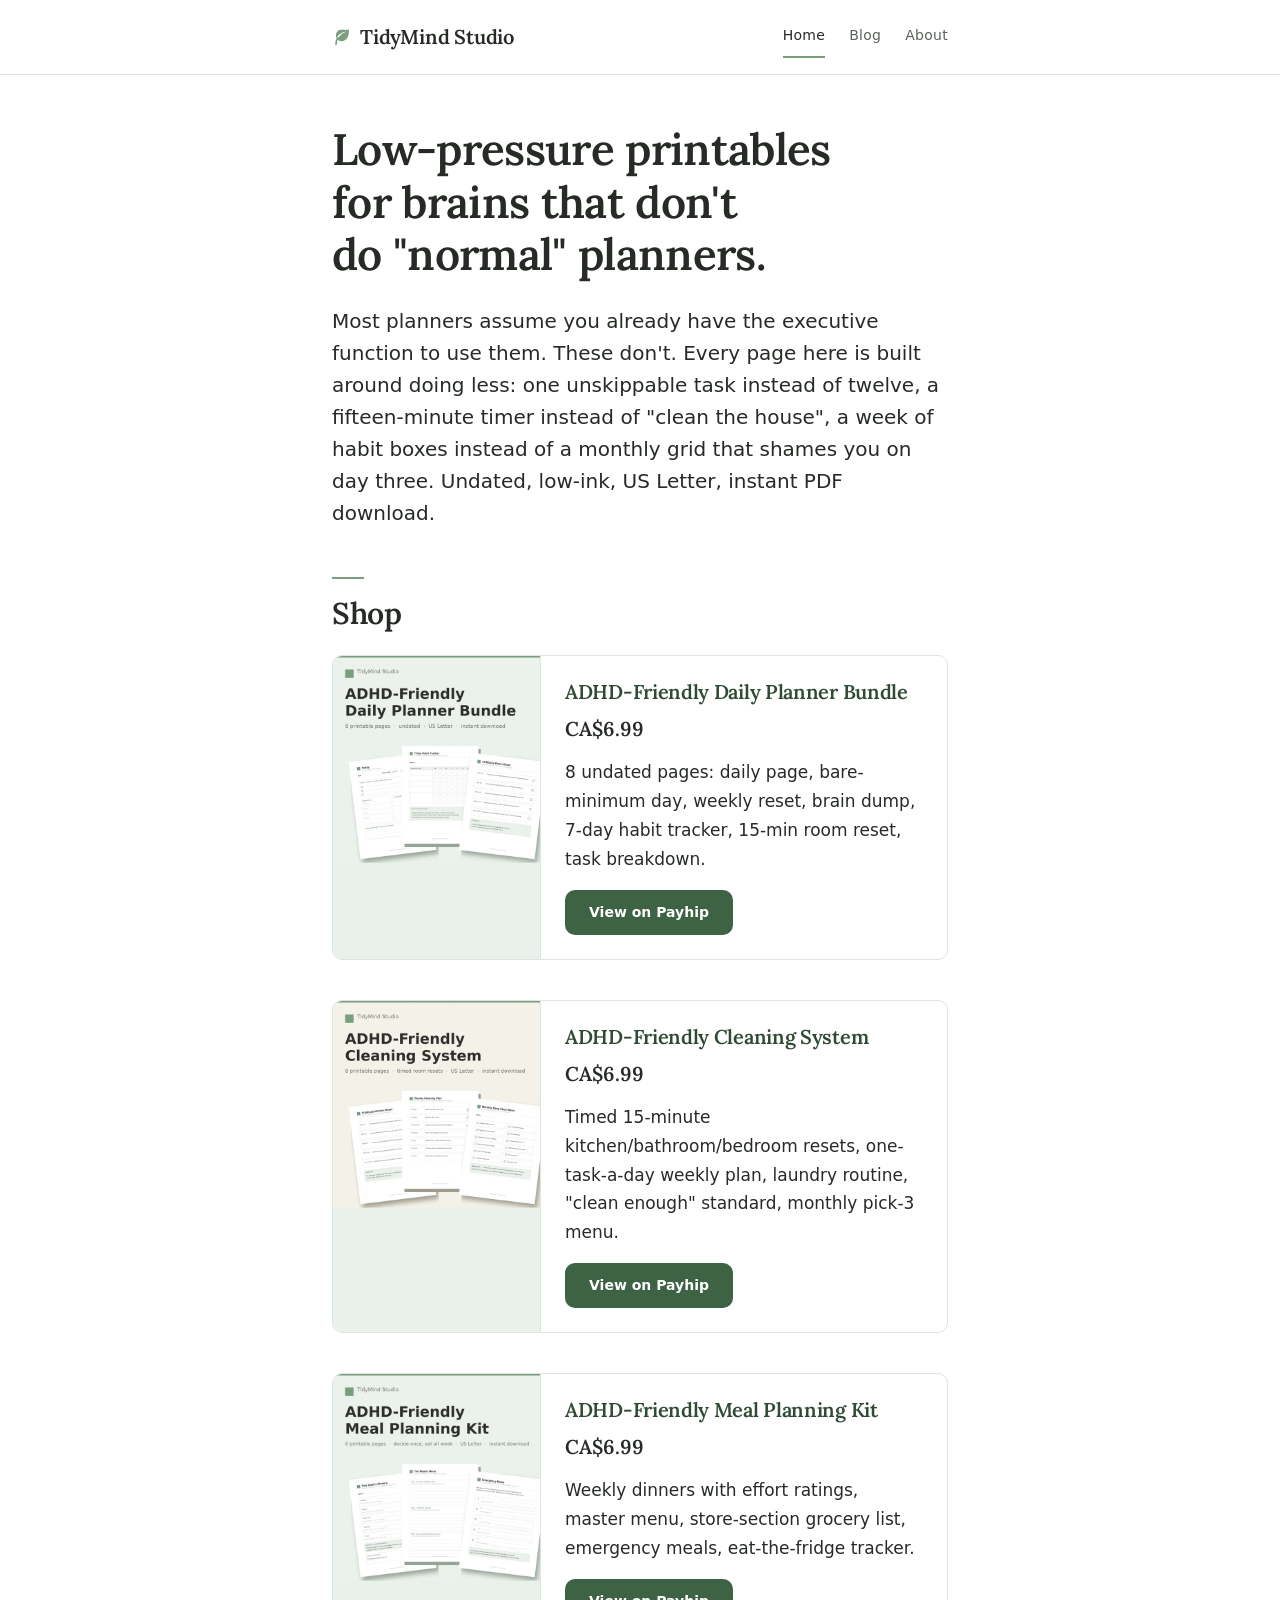
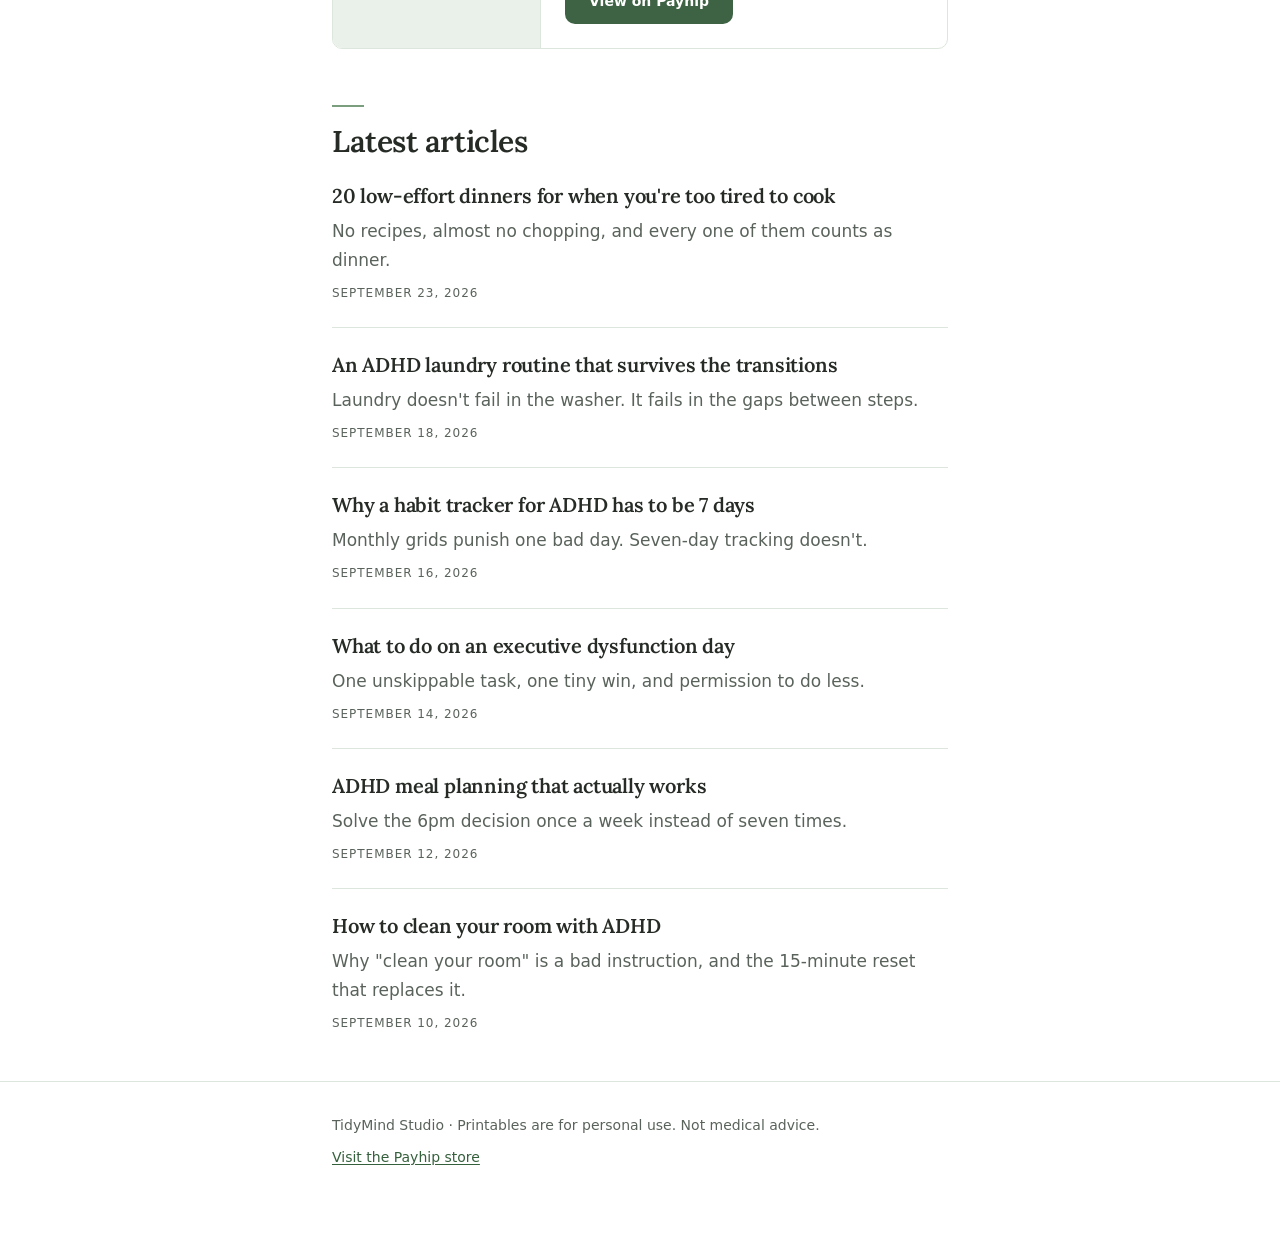
<file: index.html>
<!doctype html>
<html lang="en">
<head>
<meta charset="utf-8">
<meta name="viewport" content="width=device-width, initial-scale=1">
<title>TidyMind Studio — ADHD-Friendly Printables</title>
<meta name="description" content="Low-pressure printable planners, cleaning systems and meal plans for ADHD brains. Undated, low-ink PDFs you can download and print today.">
<link rel="canonical" href="https://tidymindstudio.github.io/">
<meta property="og:type" content="website">
<meta property="og:site_name" content="TidyMind Studio">
<meta property="og:title" content="TidyMind Studio — ADHD-Friendly Printables">
<meta property="og:description" content="Low-pressure printable planners, cleaning systems and meal plans for ADHD brains. Undated, low-ink PDFs you can download and print today.">
<meta property="og:url" content="https://tidymindstudio.github.io/">
<meta property="og:image" content="https://tidymindstudio.github.io/img/og-home.jpg">
<meta property="og:image:width" content="1200">
<meta property="og:image:height" content="1200">
<meta property="og:image:alt" content="TidyMind Studio ADHD-Friendly Daily Planner Bundle printable pages">
<meta name="p:domain_verify" content="0ad1eecc8480e4e57633246ced4a62b6"/>
<meta name="google-site-verification" content="A24HPNS6KNfapLP-Ro_7gtAZdmUr2MaKiNGoJ8nnubE" />
<link rel="preconnect" href="https://fonts.googleapis.com">
<link rel="preconnect" href="https://fonts.gstatic.com" crossorigin>
<link rel="stylesheet" href="https://fonts.googleapis.com/css2?family=Lora:wght@500;600&amp;display=swap">
<link rel="stylesheet" href="/style.css">
<script type="application/ld+json">
{
 "@context": "https://schema.org",
 "@graph": [
  {
   "@type": "Organization",
   "name": "TidyMind Studio",
   "url": "https://tidymindstudio.github.io/",
   "logo": "https://tidymindstudio.github.io/img/logo.png",
   "@id": "https://tidymindstudio.github.io/#org",
   "sameAs": [
    "https://www.pinterest.com/tidymindplans/",
    "https://payhip.com/TidyMindStudio"
   ]
  },
  {
   "@type": "WebSite",
   "@id": "https://tidymindstudio.github.io/#website",
   "url": "https://tidymindstudio.github.io/",
   "name": "TidyMind Studio",
   "publisher": {
    "@id": "https://tidymindstudio.github.io/#org"
   },
   "inLanguage": "en"
  }
 ]
}
</script>
</head>
<body>
<a class="skip" href="#main">Skip to content</a>
<header class="site-header">
  <div class="wrap">
    <a class="brand" href="/"><svg width="20" height="20" viewBox="0 0 20 20" aria-hidden="true" focusable="false"><path d="M17 2.6c.4 6.9-2.6 11.6-7.4 11.6a5.7 5.7 0 0 1-4.1-1.6C7.8 7.9 11.3 5.6 15.2 4.6c-4 .3-8.3 2.3-10.8 6.6C3.5 8.6 3.9 5.9 5.4 4.3 7.8 1.7 13.2 3.6 17 2.6Z" fill="currentColor"/><path d="M4 17.4c0-2.4.6-4.7 1.8-6.7" stroke="currentColor" stroke-width="1.6" stroke-linecap="round"/></svg>TidyMind Studio</a>
    <nav class="site-nav" aria-label="Main">
      <a href="/" aria-current="page">Home</a>
      <a href="/blog/">Blog</a>
      <a href="/about/">About</a>
    </nav>
  </div>
</header>

<main class="wrap" id="main">
  <h1>Low-pressure printables for brains that don't do "normal" planners.</h1>
  <p class="lede">Most planners assume you already have the executive function to use them. These don't. Every page here is built around doing less: one unskippable task instead of twelve, a fifteen-minute timer instead of "clean the house", a week of habit boxes instead of a monthly grid that shames you on day three. Undated, low-ink, US Letter, instant PDF download.</p>

  <h2 id="shop">Shop</h2>
  <ul class="cards">
    <li class="card">
      <a class="card-cover" href="https://payhip.com/b/tH3BI" target="_blank" rel="noopener" tabindex="-1" aria-hidden="true"><img src="/img/cover-daily-planner.webp" alt="" width="600" height="600" loading="lazy"></a>
      <div class="card-body">
        <h3 class="card-title">ADHD-Friendly Daily Planner Bundle</h3>
        <span class="price">CA$6.99</span>
        <p>8 undated pages: daily page, bare-minimum day, weekly reset, brain dump, 7-day habit tracker, 15-min room reset, task breakdown.</p>
        <a class="btn" href="https://payhip.com/b/tH3BI" target="_blank" rel="noopener">View on Payhip</a>
      </div>
    </li>
    <li class="card">
      <a class="card-cover" href="https://payhip.com/b/0Sfh3" target="_blank" rel="noopener" tabindex="-1" aria-hidden="true"><img src="/img/cover-cleaning-system.webp" alt="" width="600" height="600" loading="lazy"></a>
      <div class="card-body">
        <h3 class="card-title">ADHD-Friendly Cleaning System</h3>
        <span class="price">CA$6.99</span>
        <p>Timed 15-minute kitchen/bathroom/bedroom resets, one-task-a-day weekly plan, laundry routine, "clean enough" standard, monthly pick-3 menu.</p>
        <a class="btn" href="https://payhip.com/b/0Sfh3" target="_blank" rel="noopener">View on Payhip</a>
      </div>
    </li>
    <li class="card">
      <a class="card-cover" href="https://payhip.com/b/tzs5u" target="_blank" rel="noopener" tabindex="-1" aria-hidden="true"><img src="/img/cover-meal-planning-kit.webp" alt="" width="600" height="600" loading="lazy"></a>
      <div class="card-body">
        <h3 class="card-title">ADHD-Friendly Meal Planning Kit</h3>
        <span class="price">CA$6.99</span>
        <p>Weekly dinners with effort ratings, master menu, store-section grocery list, emergency meals, eat-the-fridge tracker.</p>
        <a class="btn" href="https://payhip.com/b/tzs5u" target="_blank" rel="noopener">View on Payhip</a>
      </div>
    </li>
  </ul>

  <h2 id="articles">Latest articles</h2>
  <ul class="posts">
    <li>
      <a href="/blog/low-effort-dinners-too-tired-to-cook/">20 low-effort dinners for when you're too tired to cook</a>
      <p>No recipes, almost no chopping, and every one of them counts as dinner.</p>
      <time datetime="2026-09-23">September 23, 2026</time>
    </li>
    <li>
      <a href="/blog/adhd-laundry-routine/">An ADHD laundry routine that survives the transitions</a>
      <p>Laundry doesn't fail in the washer. It fails in the gaps between steps.</p>
      <time datetime="2026-09-18">September 18, 2026</time>
    </li>
    <li>
      <a href="/blog/why-habit-trackers-fail-adhd-brains/">Why a habit tracker for ADHD has to be 7 days</a>
      <p>Monthly grids punish one bad day. Seven-day tracking doesn't.</p>
      <time datetime="2026-09-16">September 16, 2026</time>
    </li>
    <li>
      <a href="/blog/what-to-do-on-an-executive-dysfunction-day/">What to do on an executive dysfunction day</a>
      <p>One unskippable task, one tiny win, and permission to do less.</p>
      <time datetime="2026-09-14">September 14, 2026</time>
    </li>
    <li>
      <a href="/blog/adhd-meal-planning-that-actually-works/">ADHD meal planning that actually works</a>
      <p>Solve the 6pm decision once a week instead of seven times.</p>
      <time datetime="2026-09-12">September 12, 2026</time>
    </li>
    <li>
      <a href="/blog/how-to-clean-your-room-with-adhd/">How to clean your room with ADHD</a>
      <p>Why "clean your room" is a bad instruction, and the 15-minute reset that replaces it.</p>
      <time datetime="2026-09-10">September 10, 2026</time>
    </li>
  </ul>
</main>

<footer class="site-footer">
  <div class="wrap">
    <p>TidyMind Studio · Printables are for personal use. Not medical advice.</p>
    <p><a href="https://payhip.com/TidyMindStudio" target="_blank" rel="noopener">Visit the Payhip store</a></p>
  </div>
</footer>
</body>
</html>
</file>
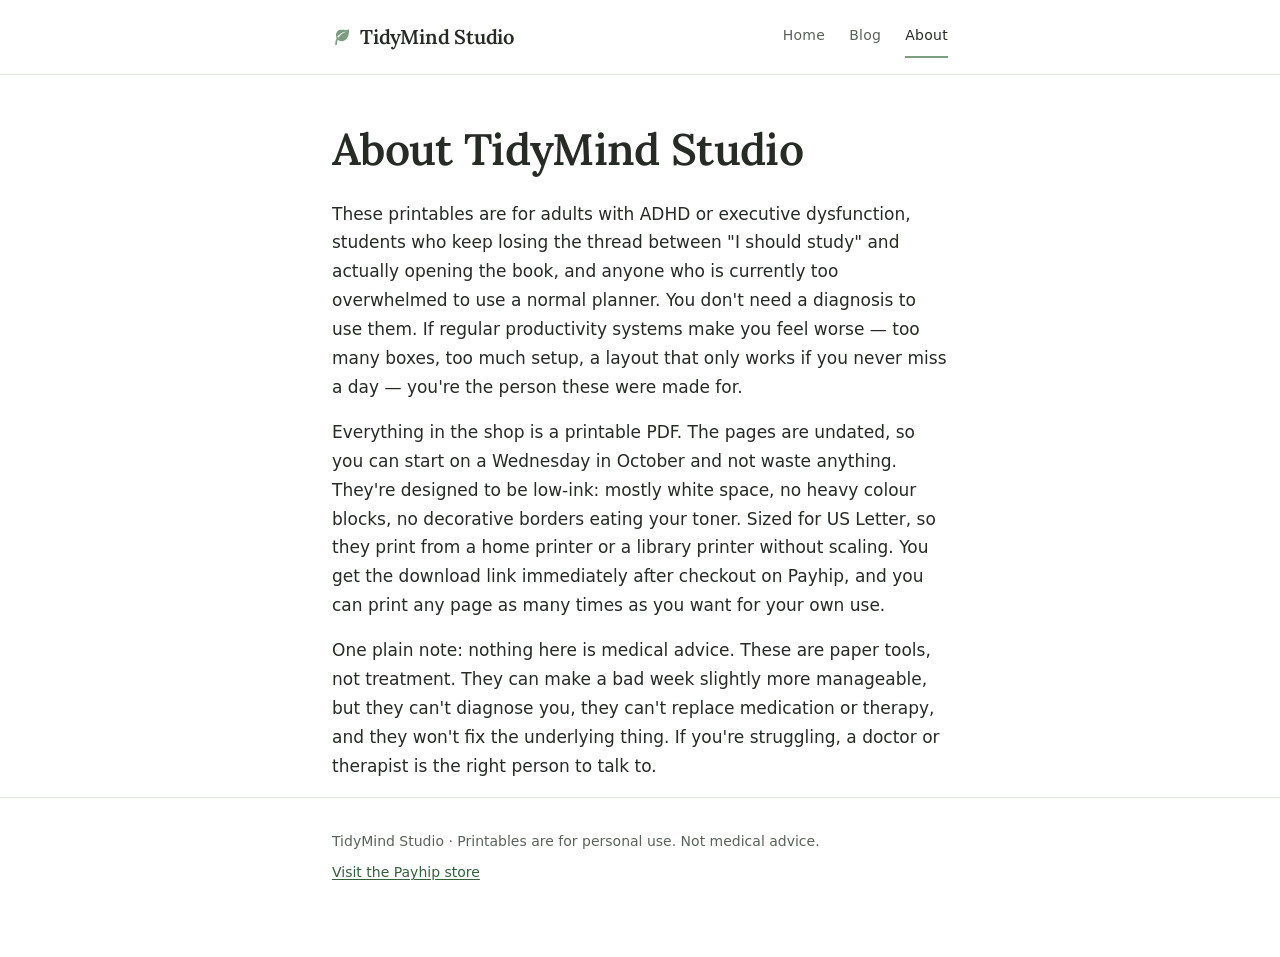
<file: about/index.html>
<!doctype html>
<html lang="en">
<head>
<meta charset="utf-8">
<meta name="viewport" content="width=device-width, initial-scale=1">
<title>About TidyMind Studio</title>
<meta name="description" content="Who TidyMind Studio printables are for, what you get when you buy one, and a plain note that nothing here is medical advice.">
<link rel="canonical" href="https://tidymindstudio.github.io/about/">
<meta property="og:type" content="website">
<meta property="og:site_name" content="TidyMind Studio">
<meta property="og:title" content="About TidyMind Studio">
<meta property="og:description" content="Who TidyMind Studio printables are for, what you get when you buy one, and a plain note that nothing here is medical advice.">
<meta property="og:url" content="https://tidymindstudio.github.io/about/">
<meta property="og:image" content="https://tidymindstudio.github.io/img/og-home.jpg">
<meta property="og:image:width" content="1200">
<meta property="og:image:height" content="1200">
<meta property="og:image:alt" content="TidyMind Studio ADHD-Friendly Daily Planner Bundle printable pages">
<meta name="p:domain_verify" content="0ad1eecc8480e4e57633246ced4a62b6"/>
<meta name="google-site-verification" content="A24HPNS6KNfapLP-Ro_7gtAZdmUr2MaKiNGoJ8nnubE" />
<link rel="preconnect" href="https://fonts.googleapis.com">
<link rel="preconnect" href="https://fonts.gstatic.com" crossorigin>
<link rel="stylesheet" href="https://fonts.googleapis.com/css2?family=Lora:wght@500;600&amp;display=swap">
<link rel="stylesheet" href="/style.css">
</head>
<body>
<a class="skip" href="#main">Skip to content</a>
<header class="site-header">
  <div class="wrap">
    <a class="brand" href="/"><svg width="20" height="20" viewBox="0 0 20 20" aria-hidden="true" focusable="false"><path d="M17 2.6c.4 6.9-2.6 11.6-7.4 11.6a5.7 5.7 0 0 1-4.1-1.6C7.8 7.9 11.3 5.6 15.2 4.6c-4 .3-8.3 2.3-10.8 6.6C3.5 8.6 3.9 5.9 5.4 4.3 7.8 1.7 13.2 3.6 17 2.6Z" fill="currentColor"/><path d="M4 17.4c0-2.4.6-4.7 1.8-6.7" stroke="currentColor" stroke-width="1.6" stroke-linecap="round"/></svg>TidyMind Studio</a>
    <nav class="site-nav" aria-label="Main">
      <a href="/">Home</a>
      <a href="/blog/">Blog</a>
      <a href="/about/" aria-current="page">About</a>
    </nav>
  </div>
</header>

<main class="wrap" id="main">
  <h1>About TidyMind Studio</h1>

  <p>These printables are for adults with ADHD or executive dysfunction, students who keep losing the thread between "I should study" and actually opening the book, and anyone who is currently too overwhelmed to use a normal planner. You don't need a diagnosis to use them. If regular productivity systems make you feel worse — too many boxes, too much setup, a layout that only works if you never miss a day — you're the person these were made for.</p>

  <p>Everything in the shop is a printable PDF. The pages are undated, so you can start on a Wednesday in October and not waste anything. They're designed to be low-ink: mostly white space, no heavy colour blocks, no decorative borders eating your toner. Sized for US Letter, so they print from a home printer or a library printer without scaling. You get the download link immediately after checkout on Payhip, and you can print any page as many times as you want for your own use.</p>

  <p>One plain note: nothing here is medical advice. These are paper tools, not treatment. They can make a bad week slightly more manageable, but they can't diagnose you, they can't replace medication or therapy, and they won't fix the underlying thing. If you're struggling, a doctor or therapist is the right person to talk to.</p>
</main>

<footer class="site-footer">
  <div class="wrap">
    <p>TidyMind Studio · Printables are for personal use. Not medical advice.</p>
    <p><a href="https://payhip.com/TidyMindStudio" target="_blank" rel="noopener">Visit the Payhip store</a></p>
  </div>
</footer>
</body>
</html>
</file>
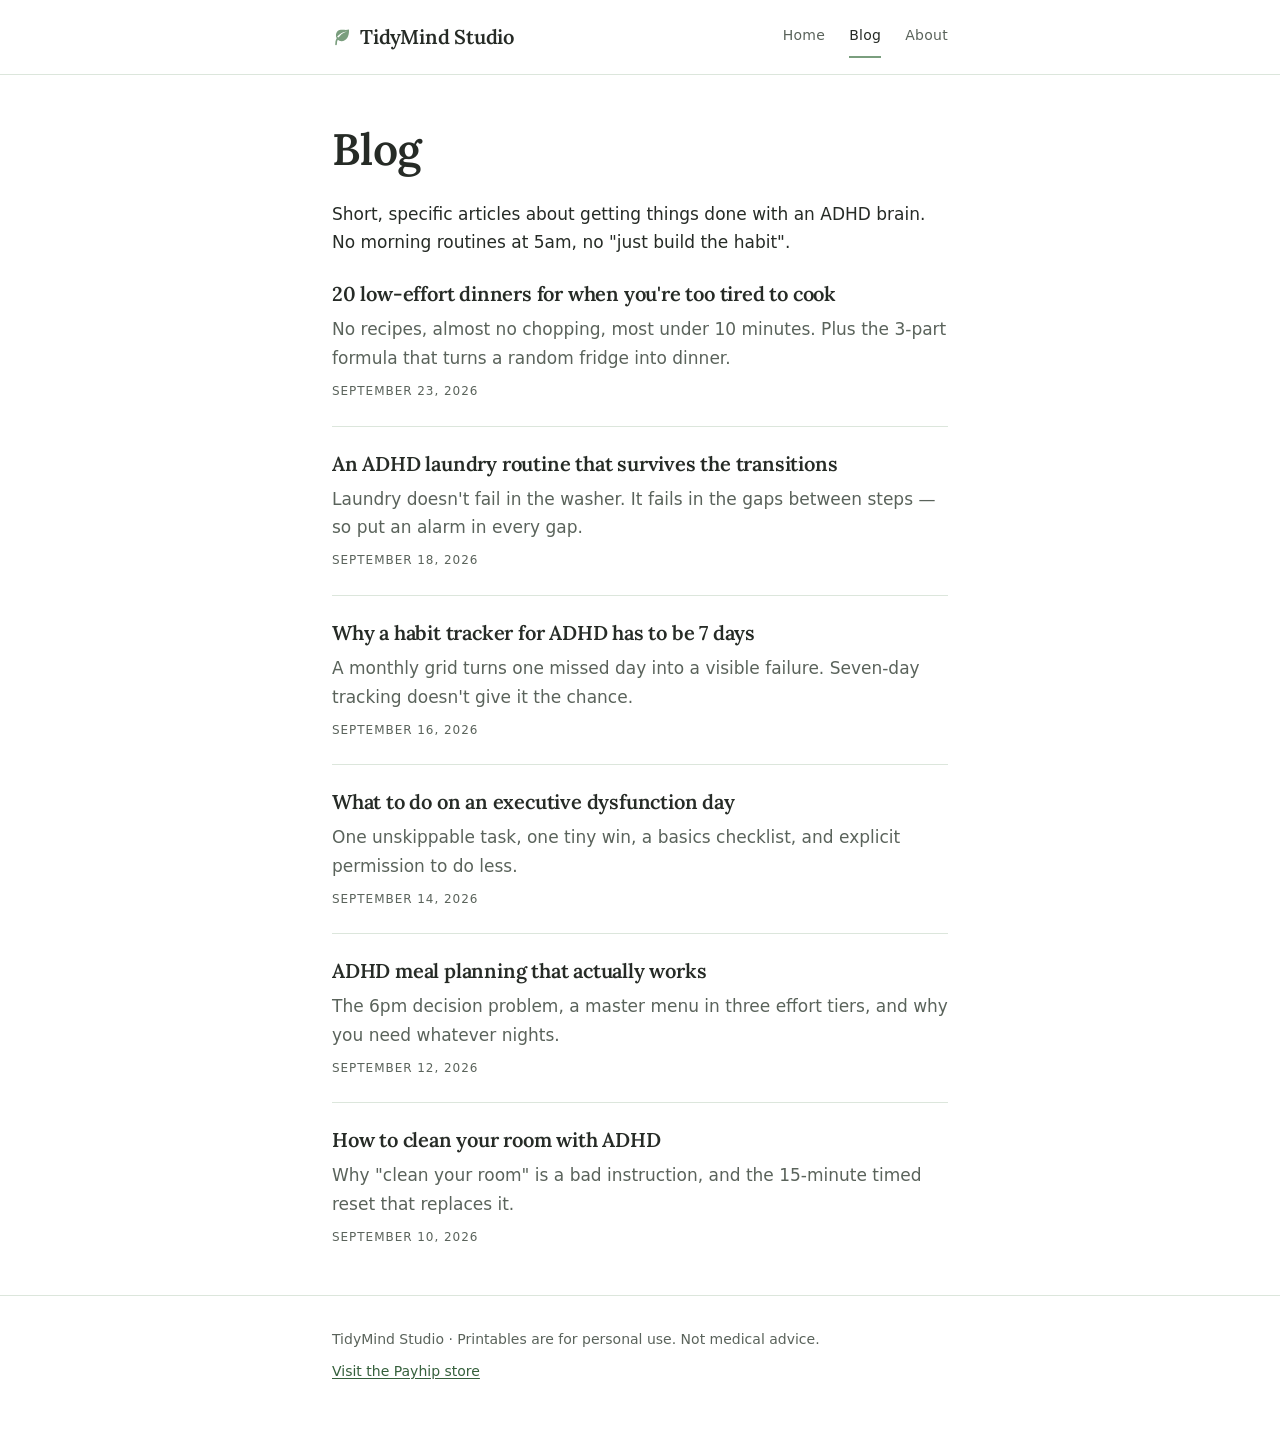
<file: blog/index.html>
<!doctype html>
<html lang="en">
<head>
<meta charset="utf-8">
<meta name="viewport" content="width=device-width, initial-scale=1">
<title>Blog — TidyMind Studio</title>
<meta name="description" content="Practical, low-pressure articles on cleaning, meal planning, habits and bad brain days when you have ADHD or executive dysfunction.">
<link rel="canonical" href="https://tidymindstudio.github.io/blog/">
<meta property="og:type" content="website">
<meta property="og:site_name" content="TidyMind Studio">
<meta property="og:title" content="Blog — TidyMind Studio">
<meta property="og:description" content="Practical, low-pressure articles on cleaning, meal planning, habits and bad brain days when you have ADHD or executive dysfunction.">
<meta property="og:url" content="https://tidymindstudio.github.io/blog/">
<meta property="og:image" content="https://tidymindstudio.github.io/img/og-home.jpg">
<meta property="og:image:width" content="1200">
<meta property="og:image:height" content="1200">
<meta property="og:image:alt" content="TidyMind Studio ADHD-Friendly Daily Planner Bundle printable pages">
<meta name="p:domain_verify" content="0ad1eecc8480e4e57633246ced4a62b6"/>
<meta name="google-site-verification" content="A24HPNS6KNfapLP-Ro_7gtAZdmUr2MaKiNGoJ8nnubE" />
<link rel="preconnect" href="https://fonts.googleapis.com">
<link rel="preconnect" href="https://fonts.gstatic.com" crossorigin>
<link rel="stylesheet" href="https://fonts.googleapis.com/css2?family=Lora:wght@500;600&amp;display=swap">
<link rel="stylesheet" href="/style.css">
</head>
<body>
<a class="skip" href="#main">Skip to content</a>
<header class="site-header">
  <div class="wrap">
    <a class="brand" href="/"><svg width="20" height="20" viewBox="0 0 20 20" aria-hidden="true" focusable="false"><path d="M17 2.6c.4 6.9-2.6 11.6-7.4 11.6a5.7 5.7 0 0 1-4.1-1.6C7.8 7.9 11.3 5.6 15.2 4.6c-4 .3-8.3 2.3-10.8 6.6C3.5 8.6 3.9 5.9 5.4 4.3 7.8 1.7 13.2 3.6 17 2.6Z" fill="currentColor"/><path d="M4 17.4c0-2.4.6-4.7 1.8-6.7" stroke="currentColor" stroke-width="1.6" stroke-linecap="round"/></svg>TidyMind Studio</a>
    <nav class="site-nav" aria-label="Main">
      <a href="/">Home</a>
      <a href="/blog/" aria-current="page">Blog</a>
      <a href="/about/">About</a>
    </nav>
  </div>
</header>

<main class="wrap" id="main">
  <h1>Blog</h1>
  <p>Short, specific articles about getting things done with an ADHD brain. No morning routines at 5am, no "just build the habit".</p>

  <ul class="posts">
    <li>
      <a href="/blog/low-effort-dinners-too-tired-to-cook/">20 low-effort dinners for when you're too tired to cook</a>
      <p>No recipes, almost no chopping, most under 10 minutes. Plus the 3-part formula that turns a random fridge into dinner.</p>
      <time datetime="2026-09-23">September 23, 2026</time>
    </li>
    <li>
      <a href="/blog/adhd-laundry-routine/">An ADHD laundry routine that survives the transitions</a>
      <p>Laundry doesn't fail in the washer. It fails in the gaps between steps — so put an alarm in every gap.</p>
      <time datetime="2026-09-18">September 18, 2026</time>
    </li>
    <li>
      <a href="/blog/why-habit-trackers-fail-adhd-brains/">Why a habit tracker for ADHD has to be 7 days</a>
      <p>A monthly grid turns one missed day into a visible failure. Seven-day tracking doesn't give it the chance.</p>
      <time datetime="2026-09-16">September 16, 2026</time>
    </li>
    <li>
      <a href="/blog/what-to-do-on-an-executive-dysfunction-day/">What to do on an executive dysfunction day</a>
      <p>One unskippable task, one tiny win, a basics checklist, and explicit permission to do less.</p>
      <time datetime="2026-09-14">September 14, 2026</time>
    </li>
    <li>
      <a href="/blog/adhd-meal-planning-that-actually-works/">ADHD meal planning that actually works</a>
      <p>The 6pm decision problem, a master menu in three effort tiers, and why you need whatever nights.</p>
      <time datetime="2026-09-12">September 12, 2026</time>
    </li>
    <li>
      <a href="/blog/how-to-clean-your-room-with-adhd/">How to clean your room with ADHD</a>
      <p>Why "clean your room" is a bad instruction, and the 15-minute timed reset that replaces it.</p>
      <time datetime="2026-09-10">September 10, 2026</time>
    </li>
  </ul>
</main>

<footer class="site-footer">
  <div class="wrap">
    <p>TidyMind Studio · Printables are for personal use. Not medical advice.</p>
    <p><a href="https://payhip.com/TidyMindStudio" target="_blank" rel="noopener">Visit the Payhip store</a></p>
  </div>
</footer>
</body>
</html>
</file>
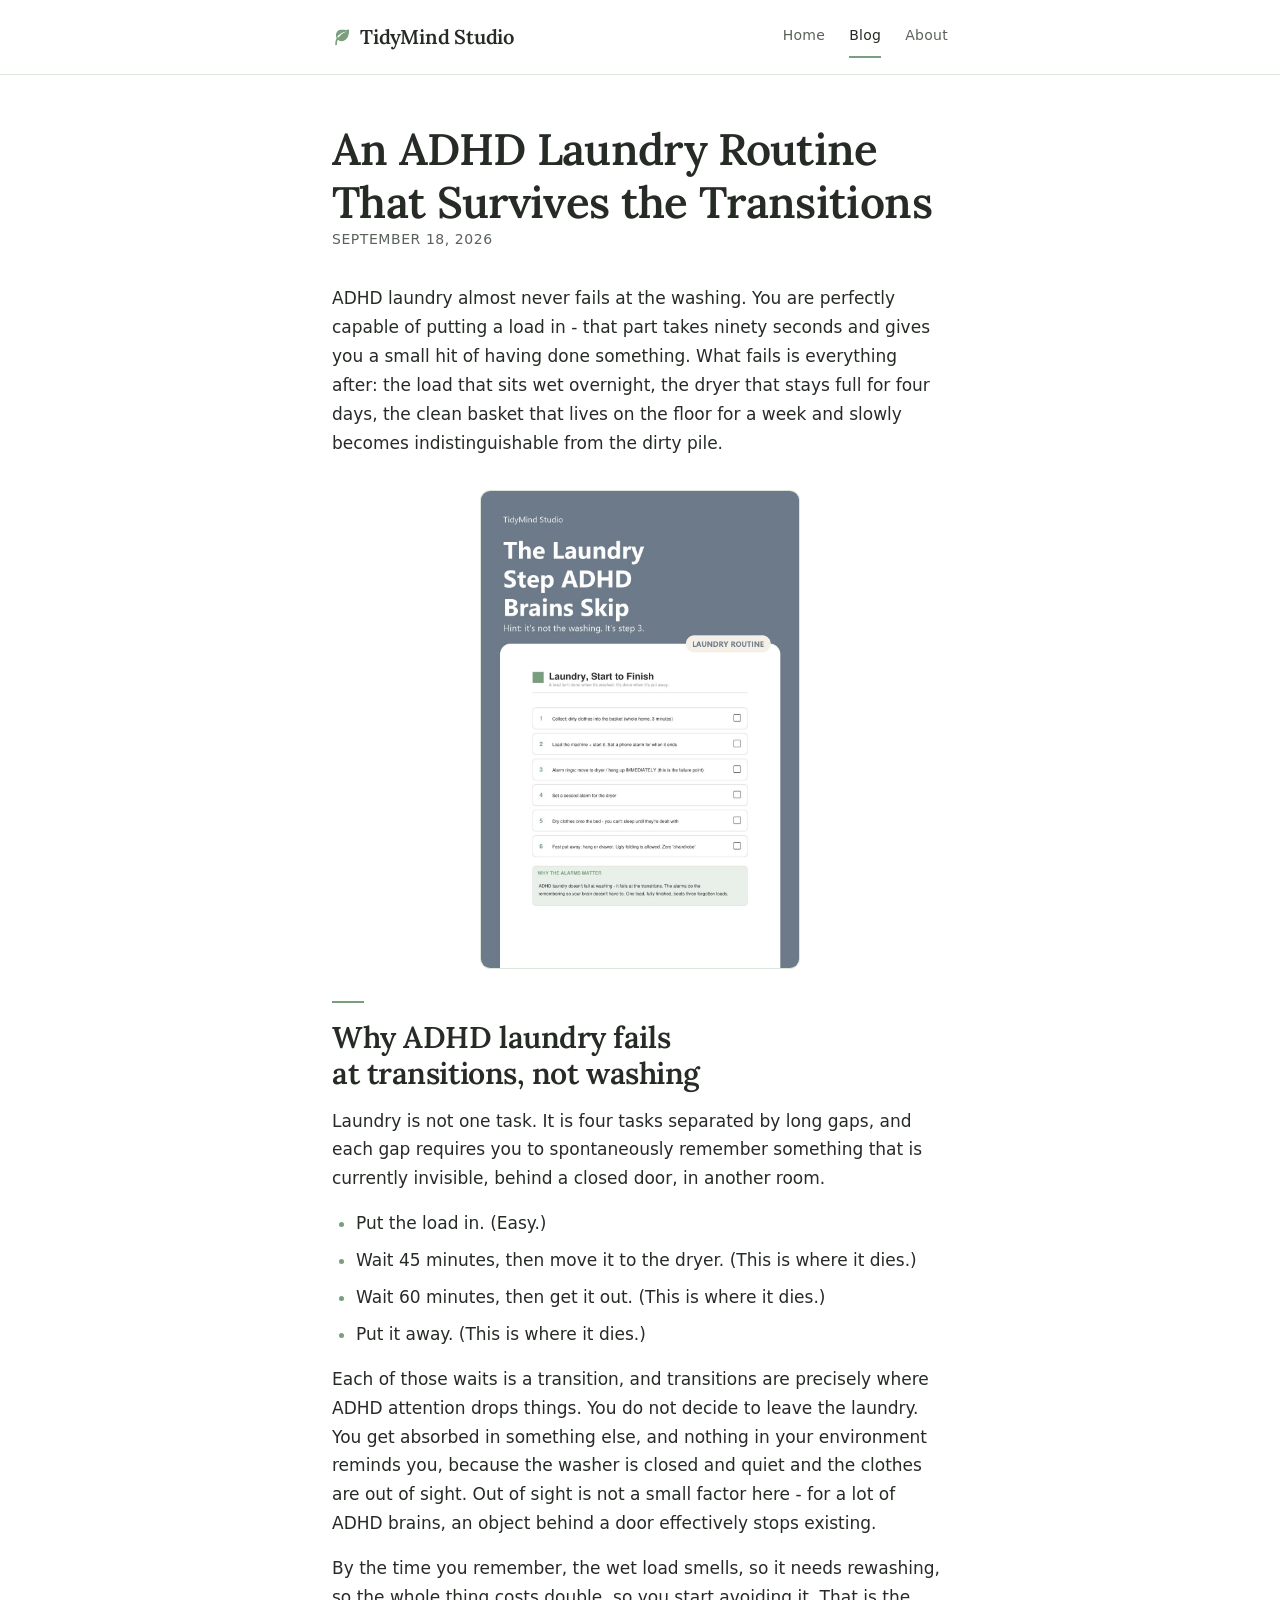
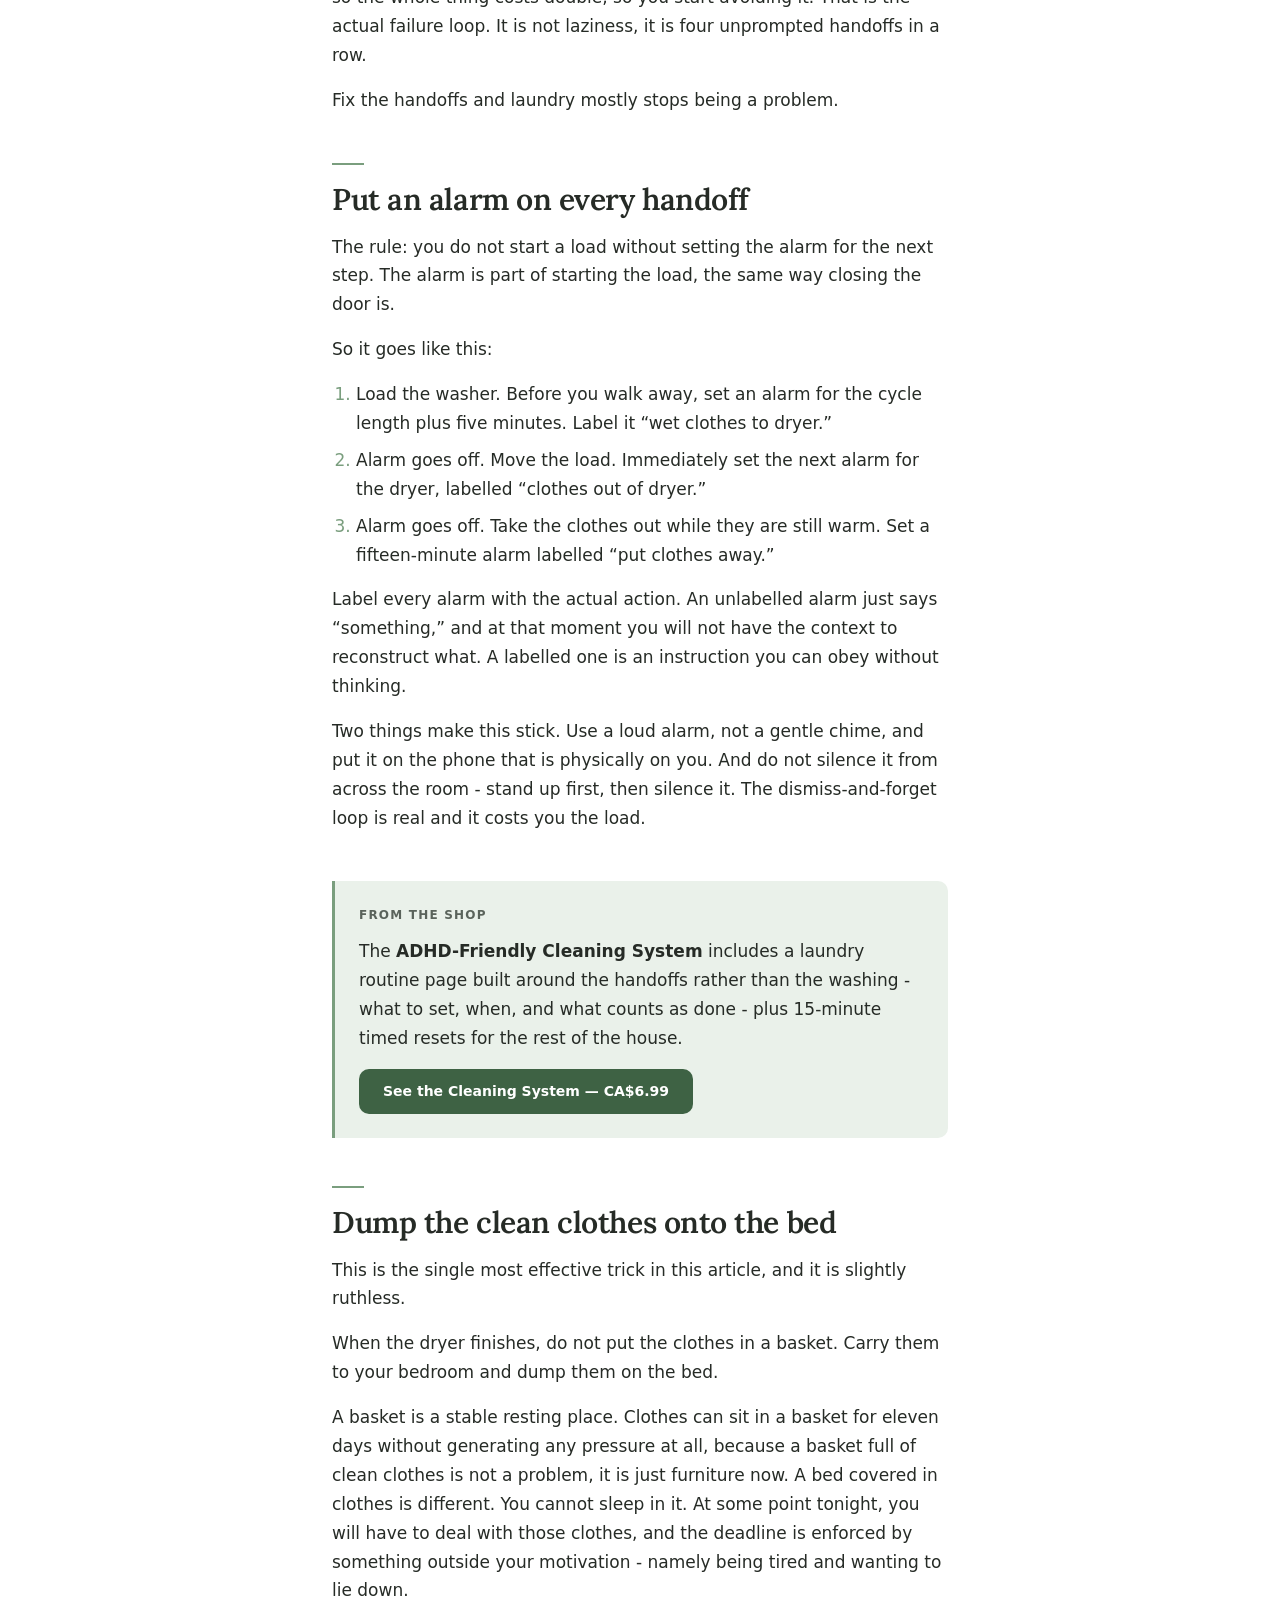
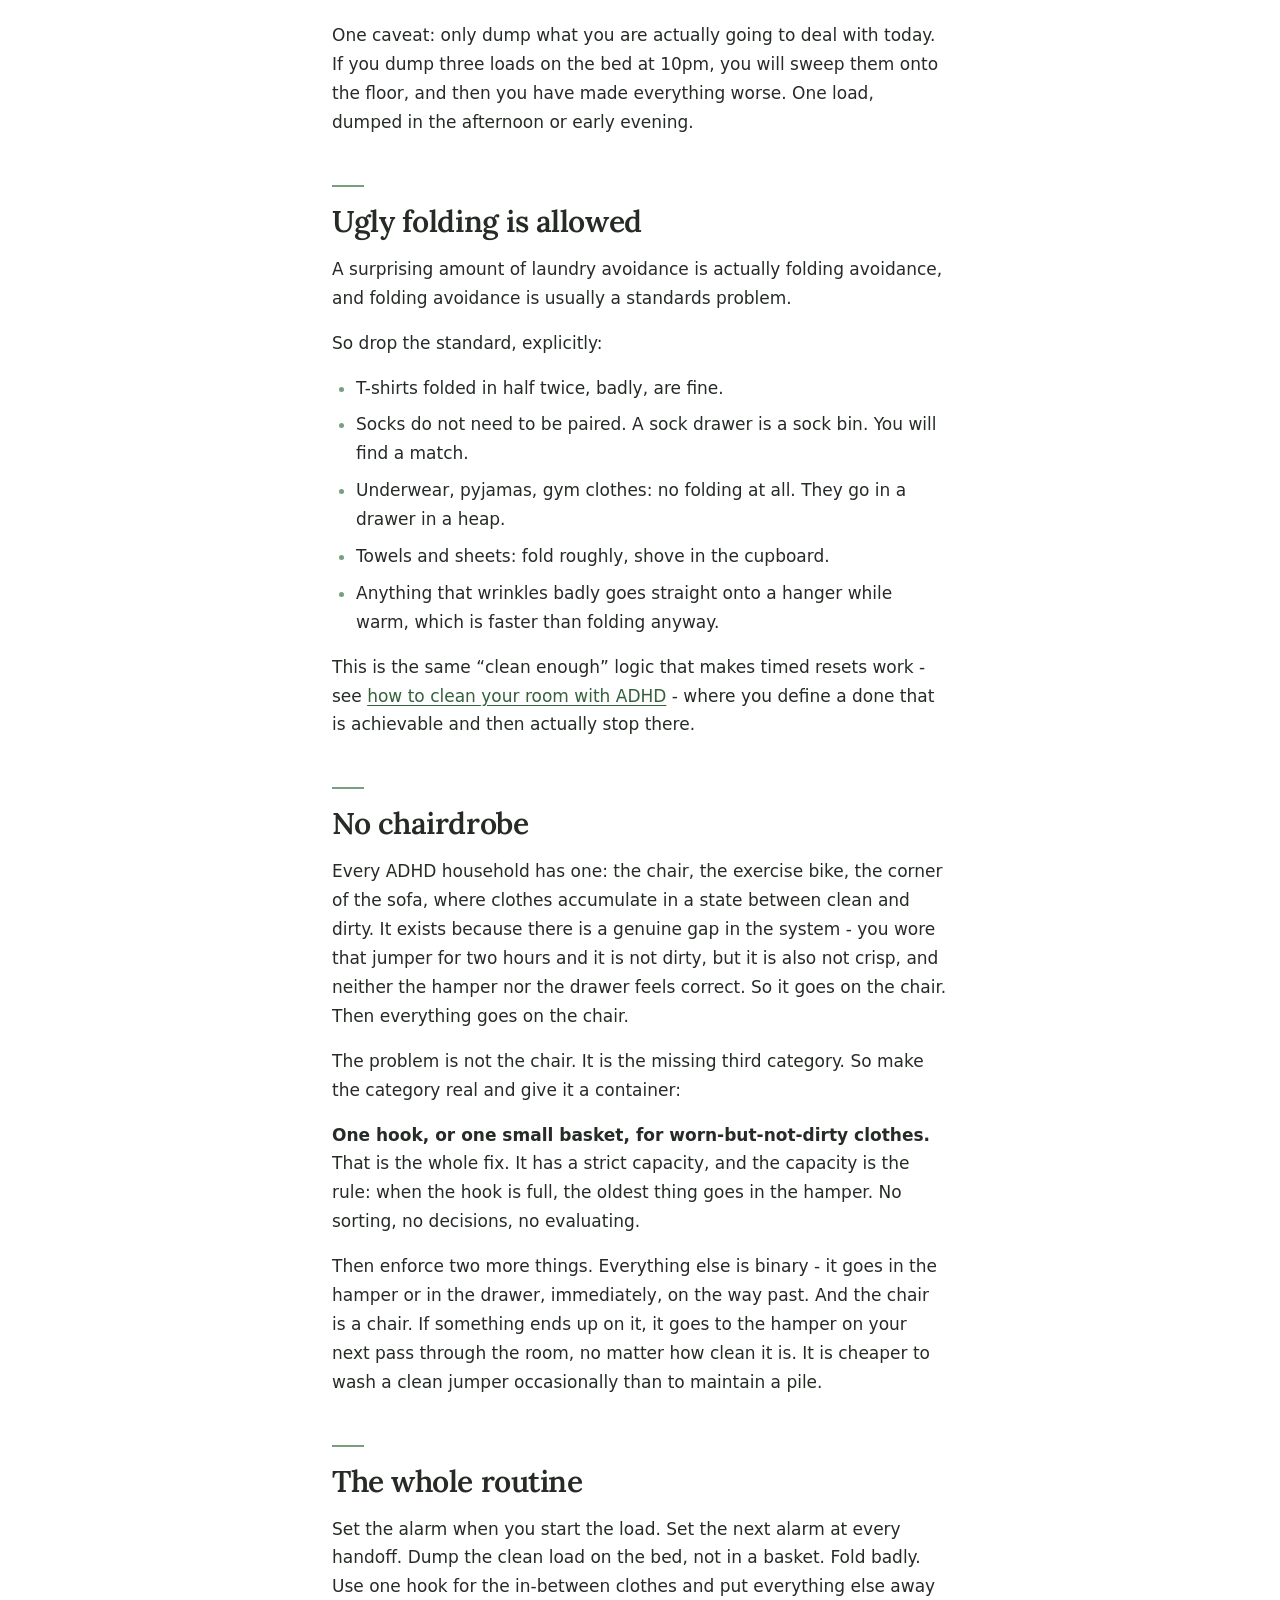
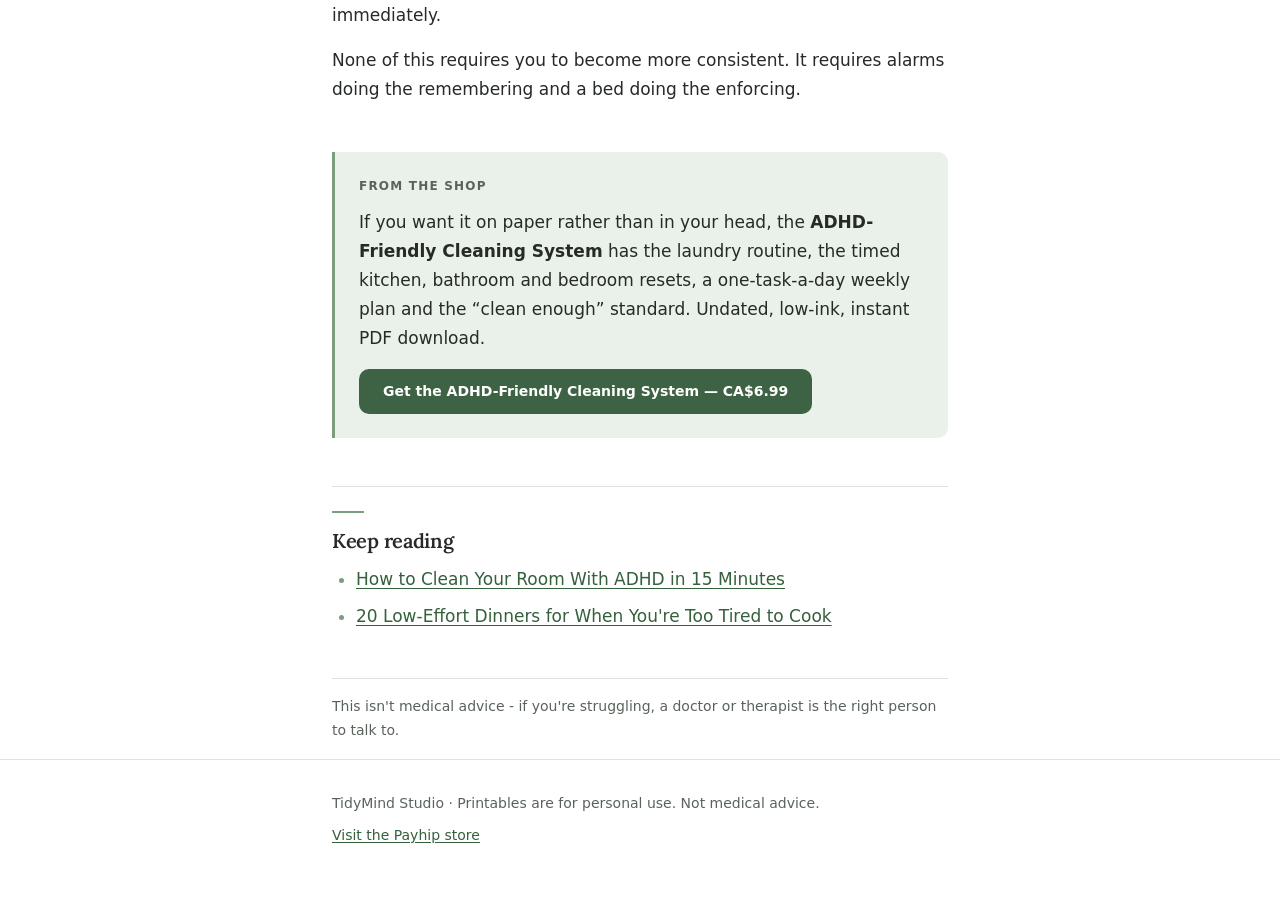
<file: blog/adhd-laundry-routine/index.html>
<!doctype html>
<html lang="en">
<head>
<meta charset="utf-8">
<meta name="viewport" content="width=device-width, initial-scale=1">
<title>An ADHD Laundry Routine That Survives</title>
<meta name="description" content="ADHD laundry does not fail in the washer, it fails at the handoffs. Alarms at every transition, clothes onto the bed, and no chairdrobe.">
<link rel="canonical" href="https://tidymindstudio.github.io/blog/adhd-laundry-routine/">
<meta property="og:type" content="article">
<meta property="og:site_name" content="TidyMind Studio">
<meta property="og:title" content="An ADHD Laundry Routine That Survives">
<meta property="og:description" content="ADHD laundry does not fail in the washer, it fails at the handoffs. Alarms at every transition, clothes onto the bed, and no chairdrobe.">
<meta property="og:url" content="https://tidymindstudio.github.io/blog/adhd-laundry-routine/">
<meta property="og:image" content="https://tidymindstudio.github.io/img/pins/adhd-laundry-routine.jpg">
<meta property="og:image:width" content="1000">
<meta property="og:image:height" content="1500">
<meta property="og:image:alt" content="ADHD laundry routine printable: six steps from dirty clothes to put away, with alarms at every handoff">
<meta property="article:published_time" content="2026-09-18">
<meta name="p:domain_verify" content="0ad1eecc8480e4e57633246ced4a62b6"/>
<meta name="google-site-verification" content="A24HPNS6KNfapLP-Ro_7gtAZdmUr2MaKiNGoJ8nnubE" />
<link rel="preconnect" href="https://fonts.googleapis.com">
<link rel="preconnect" href="https://fonts.gstatic.com" crossorigin>
<link rel="stylesheet" href="https://fonts.googleapis.com/css2?family=Lora:wght@500;600&amp;display=swap">
<link rel="stylesheet" href="/style.css">
<script type="application/ld+json">
{
 "@context": "https://schema.org",
 "@type": "BlogPosting",
 "headline": "An ADHD Laundry Routine That Survives the Transitions",
 "description": "ADHD laundry does not fail in the washer, it fails at the handoffs. Alarms at every transition, clothes onto the bed, and no chairdrobe.",
 "image": "https://tidymindstudio.github.io/img/pins/adhd-laundry-routine.jpg",
 "datePublished": "2026-09-18",
 "dateModified": "2026-09-23",
 "author": {
  "@type": "Organization",
  "name": "TidyMind Studio",
  "url": "https://tidymindstudio.github.io/",
  "logo": "https://tidymindstudio.github.io/img/logo.png"
 },
 "publisher": {
  "@type": "Organization",
  "name": "TidyMind Studio",
  "url": "https://tidymindstudio.github.io/",
  "logo": "https://tidymindstudio.github.io/img/logo.png"
 },
 "mainEntityOfPage": "https://tidymindstudio.github.io/blog/adhd-laundry-routine/",
 "inLanguage": "en"
}
</script>
</head>
<body>
<a class="skip" href="#main">Skip to content</a>
<header class="site-header">
  <div class="wrap">
    <a class="brand" href="/"><svg width="20" height="20" viewBox="0 0 20 20" aria-hidden="true" focusable="false"><path d="M17 2.6c.4 6.9-2.6 11.6-7.4 11.6a5.7 5.7 0 0 1-4.1-1.6C7.8 7.9 11.3 5.6 15.2 4.6c-4 .3-8.3 2.3-10.8 6.6C3.5 8.6 3.9 5.9 5.4 4.3 7.8 1.7 13.2 3.6 17 2.6Z" fill="currentColor"/><path d="M4 17.4c0-2.4.6-4.7 1.8-6.7" stroke="currentColor" stroke-width="1.6" stroke-linecap="round"/></svg>TidyMind Studio</a>
    <nav class="site-nav" aria-label="Main">
      <a href="/">Home</a>
      <a href="/blog/" aria-current="page">Blog</a>
      <a href="/about/">About</a>
    </nav>
  </div>
</header>

<main class="wrap" id="main">
<article>
  <h1>An ADHD Laundry Routine That Survives the Transitions</h1>
  <p class="meta"><time datetime="2026-09-18">September 18, 2026</time></p>

  <p>ADHD laundry almost never fails at the washing. You are perfectly capable of putting a load in - that part takes ninety seconds and gives you a small hit of having done something. What fails is everything after: the load that sits wet overnight, the dryer that stays full for four days, the clean basket that lives on the floor for a week and slowly becomes indistinguishable from the dirty pile.</p>

  <figure class="pin-figure"><img src="/img/pins/adhd-laundry-routine.jpg" alt="ADHD laundry routine printable: six steps from dirty clothes to put away, with alarms at every handoff" data-pin-description="The laundry step ADHD brains skip, and a 6-step laundry routine that survives the transitions. #adhdlaundry" width="1000" height="1500" decoding="async"></figure>

  <h2>Why ADHD laundry fails at transitions, not washing</h2>

  <p>Laundry is not one task. It is four tasks separated by long gaps, and each gap requires you to spontaneously remember something that is currently invisible, behind a closed door, in another room.</p>

  <ul>
    <li>Put the load in. (Easy.)</li>
    <li>Wait 45 minutes, then move it to the dryer. (This is where it dies.)</li>
    <li>Wait 60 minutes, then get it out. (This is where it dies.)</li>
    <li>Put it away. (This is where it dies.)</li>
  </ul>

  <p>Each of those waits is a transition, and transitions are precisely where ADHD attention drops things. You do not decide to leave the laundry. You get absorbed in something else, and nothing in your environment reminds you, because the washer is closed and quiet and the clothes are out of sight. Out of sight is not a small factor here - for a lot of ADHD brains, an object behind a door effectively stops existing.</p>

  <p>By the time you remember, the wet load smells, so it needs rewashing, so the whole thing costs double, so you start avoiding it. That is the actual failure loop. It is not laziness, it is four unprompted handoffs in a row.</p>

  <p>Fix the handoffs and laundry mostly stops being a problem.</p>

  <h2>Put an alarm on every handoff</h2>

  <p>The rule: you do not start a load without setting the alarm for the next step. The alarm is part of starting the load, the same way closing the door is.</p>

  <p>So it goes like this:</p>

  <ol>
    <li>Load the washer. Before you walk away, set an alarm for the cycle length plus five minutes. Label it &ldquo;wet clothes to dryer.&rdquo;</li>
    <li>Alarm goes off. Move the load. Immediately set the next alarm for the dryer, labelled &ldquo;clothes out of dryer.&rdquo;</li>
    <li>Alarm goes off. Take the clothes out while they are still warm. Set a fifteen-minute alarm labelled &ldquo;put clothes away.&rdquo;</li>
  </ol>

  <p>Label every alarm with the actual action. An unlabelled alarm just says &ldquo;something,&rdquo; and at that moment you will not have the context to reconstruct what. A labelled one is an instruction you can obey without thinking.</p>

  <p>Two things make this stick. Use a loud alarm, not a gentle chime, and put it on the phone that is physically on you. And do not silence it from across the room - stand up first, then silence it. The dismiss-and-forget loop is real and it costs you the load.</p>

  <div class="cta">
    <p>The <strong>ADHD-Friendly Cleaning System</strong> includes a laundry routine page built around the handoffs rather than the washing - what to set, when, and what counts as done - plus 15-minute timed resets for the rest of the house.</p>
    <p><a class="btn" href="https://payhip.com/b/0Sfh3" target="_blank" rel="noopener">See the Cleaning System &mdash; CA$6.99</a></p>
  </div>

  <h2>Dump the clean clothes onto the bed</h2>

  <p>This is the single most effective trick in this article, and it is slightly ruthless.</p>

  <p>When the dryer finishes, do not put the clothes in a basket. Carry them to your bedroom and dump them on the bed.</p>

  <p>A basket is a stable resting place. Clothes can sit in a basket for eleven days without generating any pressure at all, because a basket full of clean clothes is not a problem, it is just furniture now. A bed covered in clothes is different. You cannot sleep in it. At some point tonight, you will have to deal with those clothes, and the deadline is enforced by something outside your motivation - namely being tired and wanting to lie down.</p>

  <p>One caveat: only dump what you are actually going to deal with today. If you dump three loads on the bed at 10pm, you will sweep them onto the floor, and then you have made everything worse. One load, dumped in the afternoon or early evening.</p>

  <h2>Ugly folding is allowed</h2>

  <p>A surprising amount of laundry avoidance is actually folding avoidance, and folding avoidance is usually a standards problem.</p>

  <p>So drop the standard, explicitly:</p>

  <ul>
    <li>T-shirts folded in half twice, badly, are fine.</li>
    <li>Socks do not need to be paired. A sock drawer is a sock bin. You will find a match.</li>
    <li>Underwear, pyjamas, gym clothes: no folding at all. They go in a drawer in a heap.</li>
    <li>Towels and sheets: fold roughly, shove in the cupboard.</li>
    <li>Anything that wrinkles badly goes straight onto a hanger while warm, which is faster than folding anyway.</li>
  </ul>

  <p>This is the same &ldquo;clean enough&rdquo; logic that makes timed resets work - see <a href="/blog/how-to-clean-your-room-with-adhd/">how to clean your room with ADHD</a> - where you define a done that is achievable and then actually stop there.</p>

  <h2>No chairdrobe</h2>

  <p>Every ADHD household has one: the chair, the exercise bike, the corner of the sofa, where clothes accumulate in a state between clean and dirty. It exists because there is a genuine gap in the system - you wore that jumper for two hours and it is not dirty, but it is also not crisp, and neither the hamper nor the drawer feels correct. So it goes on the chair. Then everything goes on the chair.</p>

  <p>The problem is not the chair. It is the missing third category. So make the category real and give it a container:</p>

  <p><strong>One hook, or one small basket, for worn-but-not-dirty clothes.</strong> That is the whole fix. It has a strict capacity, and the capacity is the rule: when the hook is full, the oldest thing goes in the hamper. No sorting, no decisions, no evaluating.</p>

  <p>Then enforce two more things. Everything else is binary - it goes in the hamper or in the drawer, immediately, on the way past. And the chair is a chair. If something ends up on it, it goes to the hamper on your next pass through the room, no matter how clean it is. It is cheaper to wash a clean jumper occasionally than to maintain a pile.</p>

  <h2>The whole routine</h2>

  <p>Set the alarm when you start the load. Set the next alarm at every handoff. Dump the clean load on the bed, not in a basket. Fold badly. Use one hook for the in-between clothes and put everything else away immediately.</p>

  <p>None of this requires you to become more consistent. It requires alarms doing the remembering and a bed doing the enforcing.</p>

  <div class="cta">
    <p>If you want it on paper rather than in your head, the <strong>ADHD-Friendly Cleaning System</strong> has the laundry routine, the timed kitchen, bathroom and bedroom resets, a one-task-a-day weekly plan and the &ldquo;clean enough&rdquo; standard. Undated, low-ink, instant PDF download.</p>
    <p><a class="btn" href="https://payhip.com/b/0Sfh3" target="_blank" rel="noopener">Get the ADHD-Friendly Cleaning System &mdash; CA$6.99</a></p>
  </div>

    <nav class="keep-reading" aria-label="Keep reading">
    <h2>Keep reading</h2>
    <ul>
      <li><a href="/blog/how-to-clean-your-room-with-adhd/">How to Clean Your Room With ADHD in 15 Minutes</a></li>
      <li><a href="/blog/low-effort-dinners-too-tired-to-cook/">20 Low-Effort Dinners for When You&#x27;re Too Tired to Cook</a></li>
    </ul>
  </nav>

  <p class="disclaimer">This isn't medical advice - if you're struggling, a doctor or therapist is the right person to talk to.</p>
</article>
</main>

<footer class="site-footer">
  <div class="wrap">
    <p>TidyMind Studio &middot; Printables are for personal use. Not medical advice.</p>
    <p><a href="https://payhip.com/TidyMindStudio" target="_blank" rel="noopener">Visit the Payhip store</a></p>
  </div>
</footer>
</body>
</html>
</file>
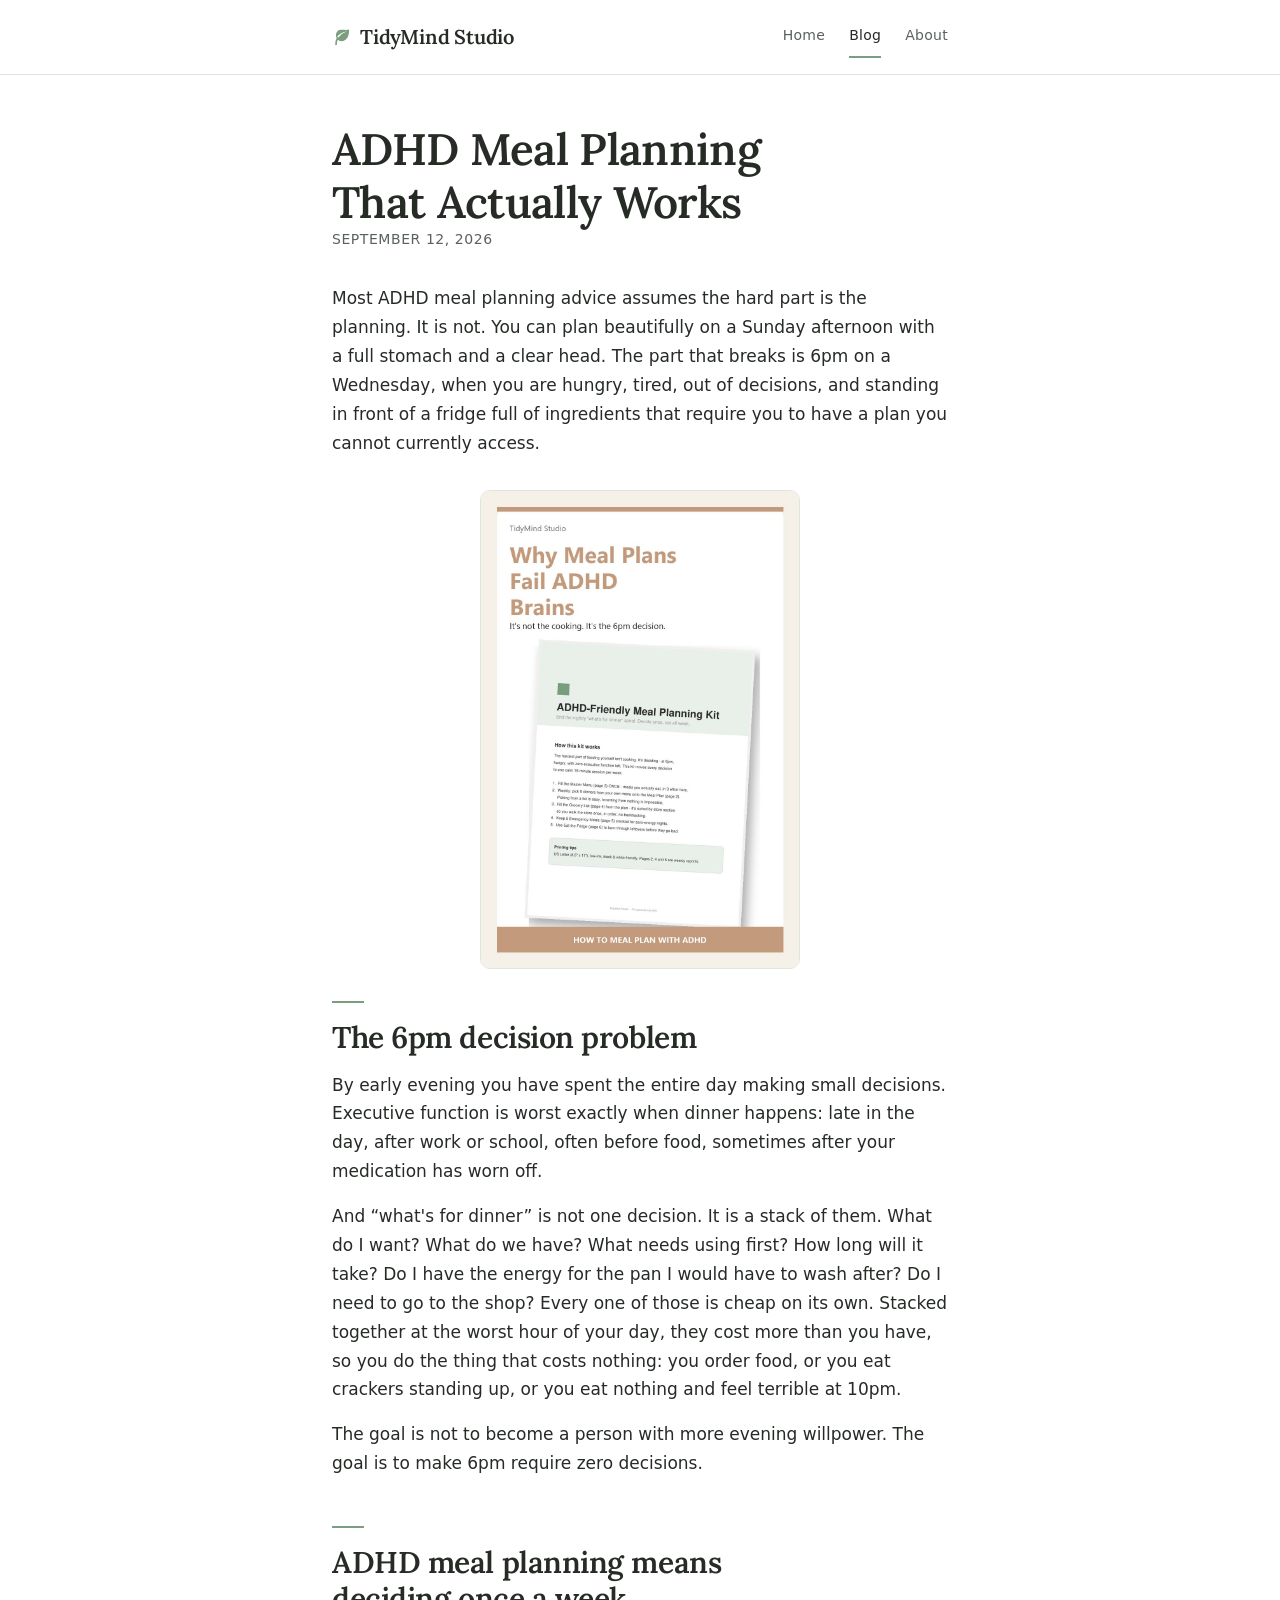
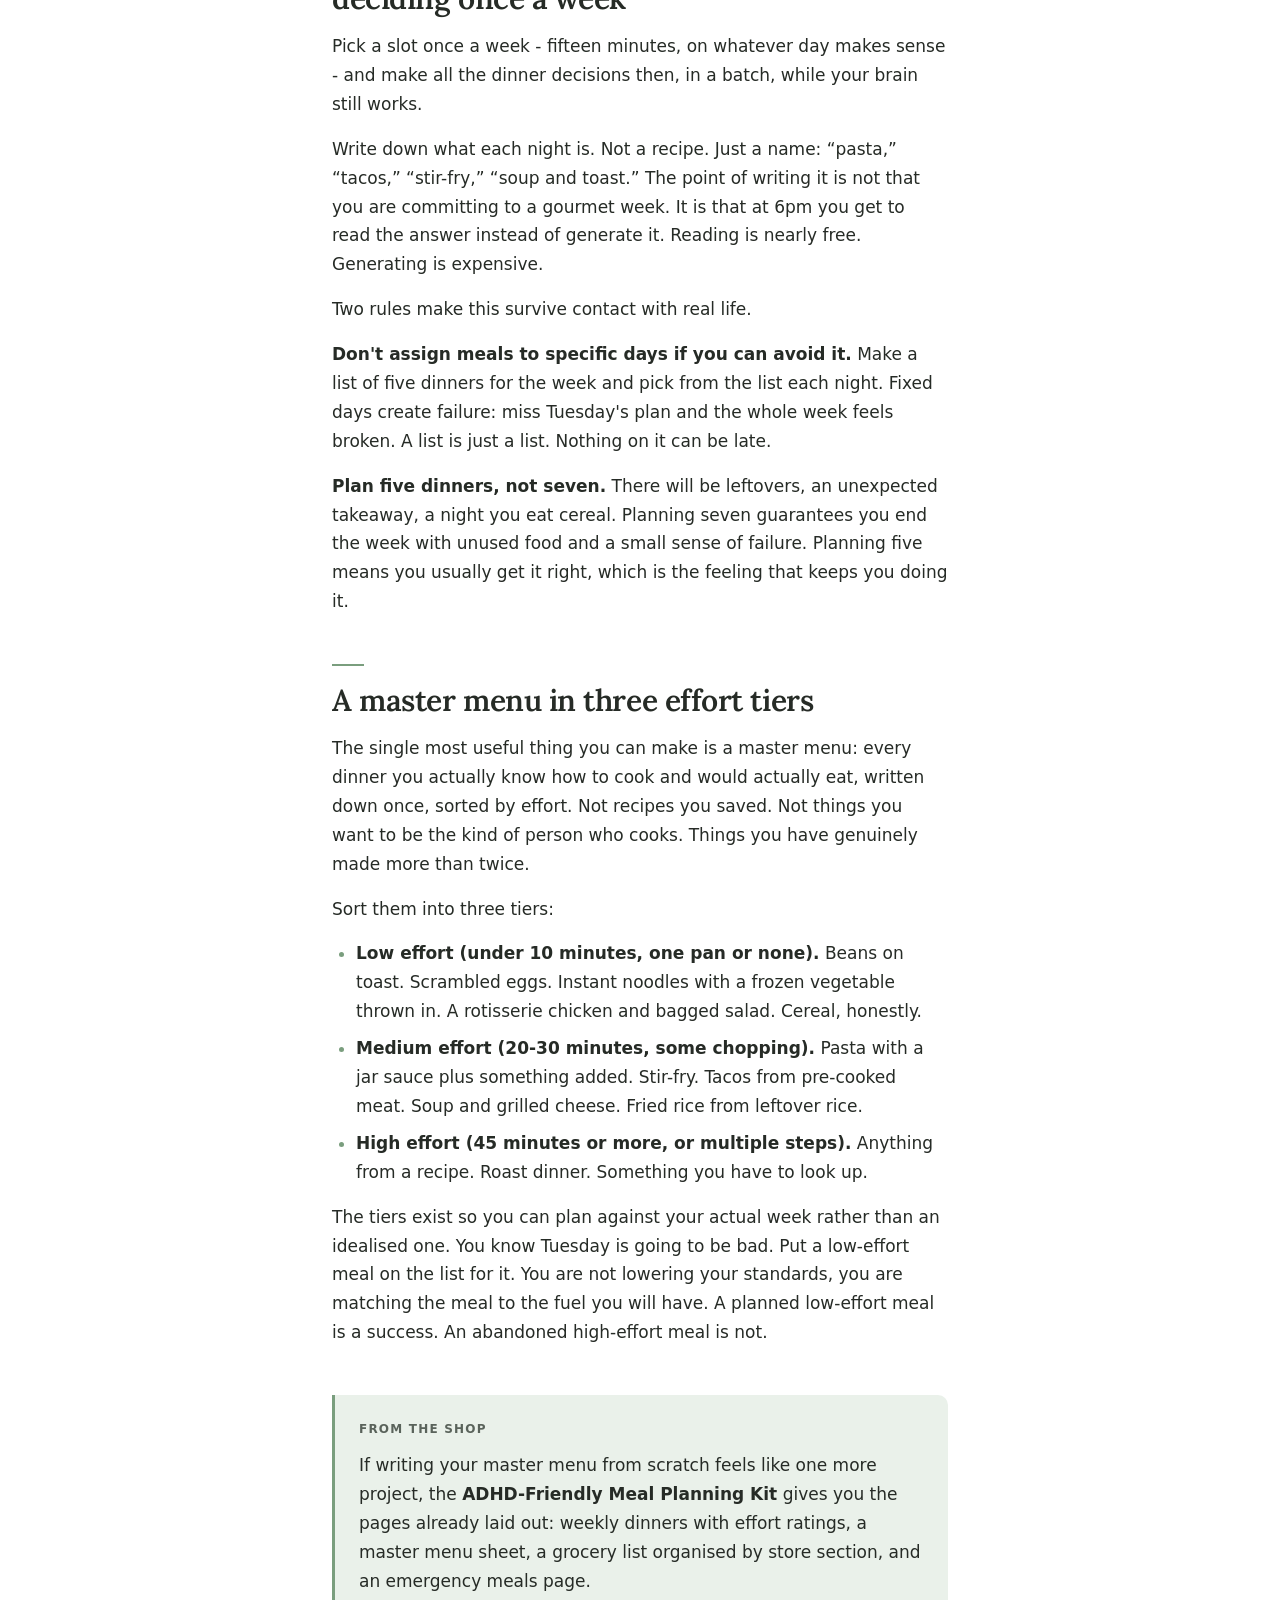
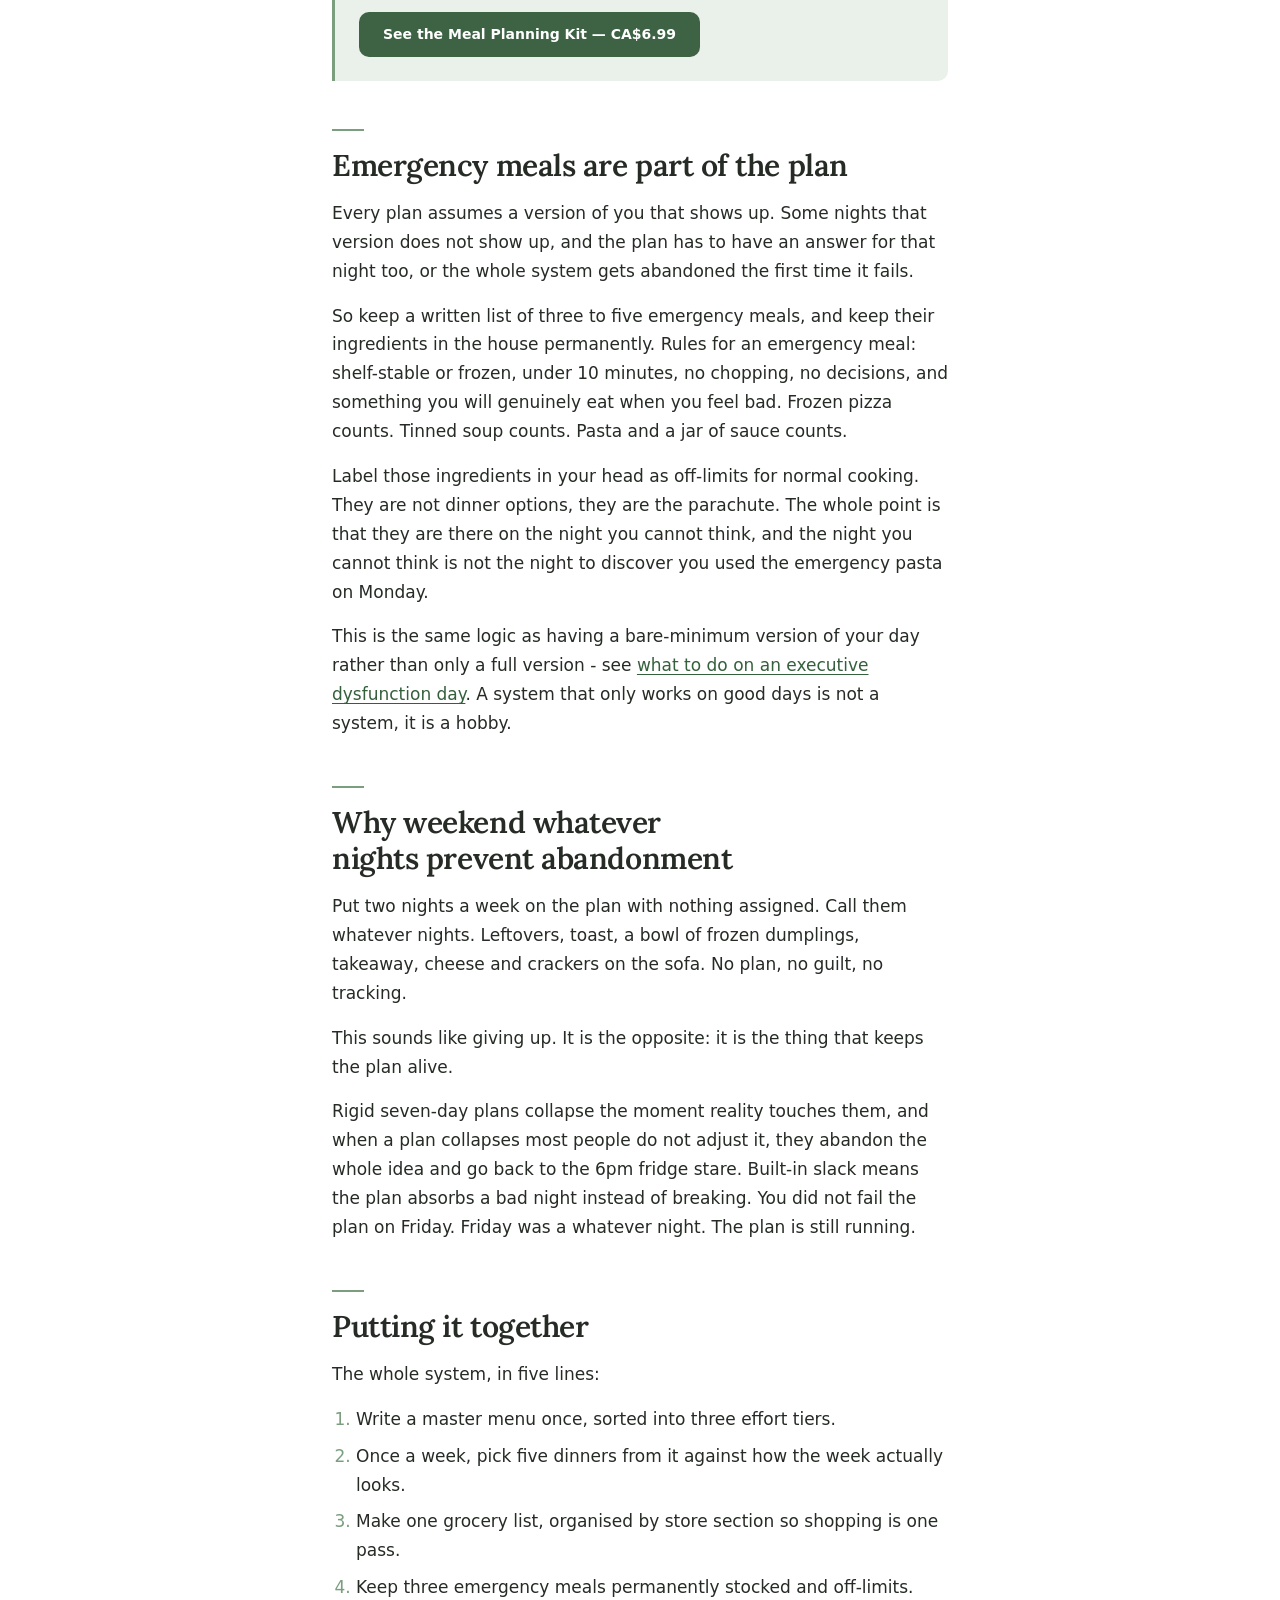
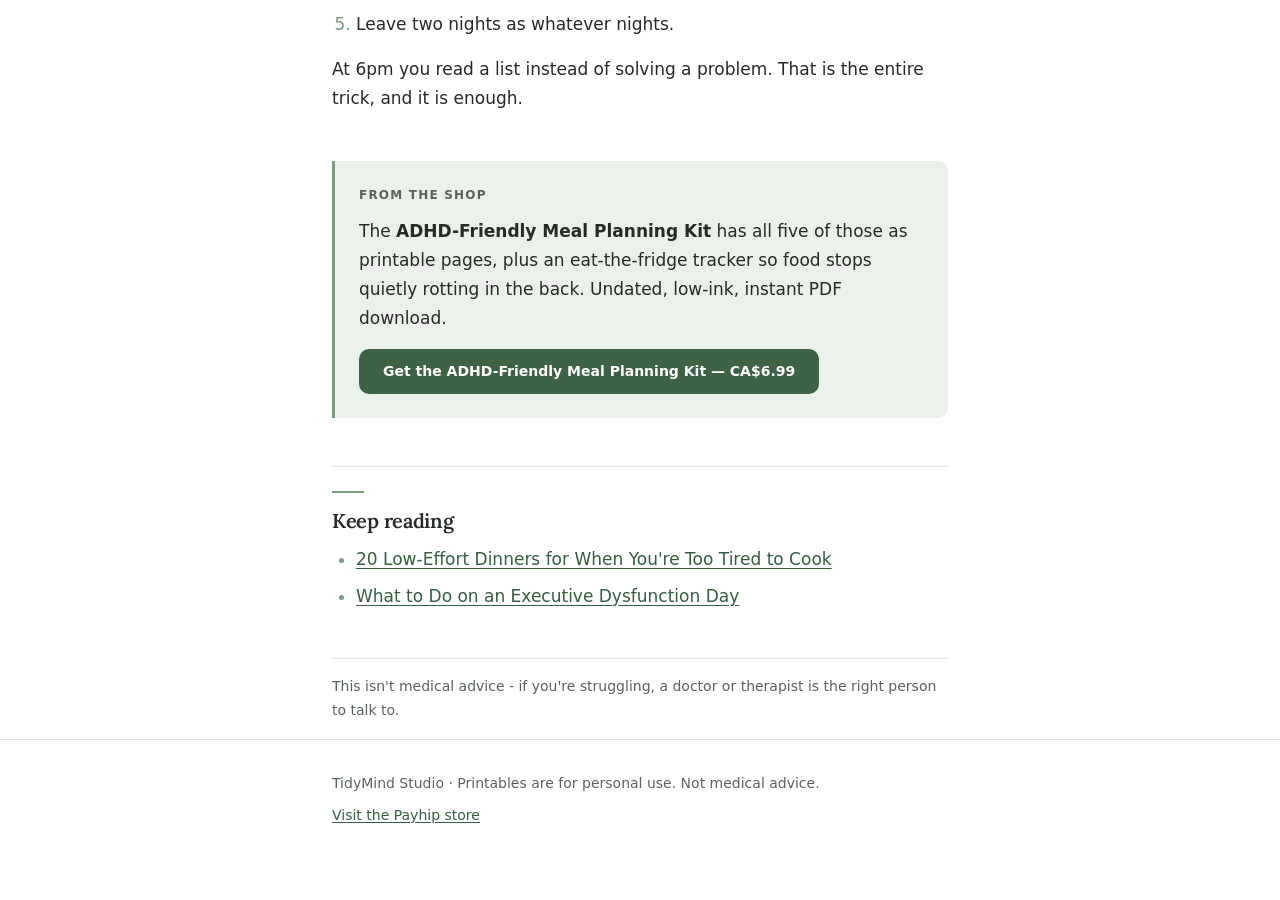
<file: blog/adhd-meal-planning-that-actually-works/index.html>
<!doctype html>
<html lang="en">
<head>
<meta charset="utf-8">
<meta name="viewport" content="width=device-width, initial-scale=1">
<title>ADHD Meal Planning That Actually Works</title>
<meta name="description" content="ADHD meal planning fails at 6pm, not at the shop. Decide once a week, build a master menu in three effort tiers, keep emergency meals stocked.">
<link rel="canonical" href="https://tidymindstudio.github.io/blog/adhd-meal-planning-that-actually-works/">
<meta property="og:type" content="article">
<meta property="og:site_name" content="TidyMind Studio">
<meta property="og:title" content="ADHD Meal Planning That Actually Works">
<meta property="og:description" content="ADHD meal planning fails at 6pm, not at the shop. Decide once a week, build a master menu in three effort tiers, keep emergency meals stocked.">
<meta property="og:url" content="https://tidymindstudio.github.io/blog/adhd-meal-planning-that-actually-works/">
<meta property="og:image" content="https://tidymindstudio.github.io/img/pins/adhd-meal-planning-that-actually-works.jpg">
<meta property="og:image:width" content="1000">
<meta property="og:image:height" content="1500">
<meta property="og:image:alt" content="Why meal plans fail ADHD brains: the How This Kit Works page from the ADHD-Friendly Meal Planning Kit">
<meta property="article:published_time" content="2026-09-12">
<meta name="p:domain_verify" content="0ad1eecc8480e4e57633246ced4a62b6"/>
<meta name="google-site-verification" content="A24HPNS6KNfapLP-Ro_7gtAZdmUr2MaKiNGoJ8nnubE" />
<link rel="preconnect" href="https://fonts.googleapis.com">
<link rel="preconnect" href="https://fonts.gstatic.com" crossorigin>
<link rel="stylesheet" href="https://fonts.googleapis.com/css2?family=Lora:wght@500;600&amp;display=swap">
<link rel="stylesheet" href="/style.css">
<script type="application/ld+json">
{
 "@context": "https://schema.org",
 "@type": "BlogPosting",
 "headline": "ADHD Meal Planning That Actually Works",
 "description": "ADHD meal planning fails at 6pm, not at the shop. Decide once a week, build a master menu in three effort tiers, keep emergency meals stocked.",
 "image": "https://tidymindstudio.github.io/img/pins/adhd-meal-planning-that-actually-works.jpg",
 "datePublished": "2026-09-12",
 "dateModified": "2026-09-23",
 "author": {
  "@type": "Organization",
  "name": "TidyMind Studio",
  "url": "https://tidymindstudio.github.io/",
  "logo": "https://tidymindstudio.github.io/img/logo.png"
 },
 "publisher": {
  "@type": "Organization",
  "name": "TidyMind Studio",
  "url": "https://tidymindstudio.github.io/",
  "logo": "https://tidymindstudio.github.io/img/logo.png"
 },
 "mainEntityOfPage": "https://tidymindstudio.github.io/blog/adhd-meal-planning-that-actually-works/",
 "inLanguage": "en"
}
</script>
</head>
<body>
<a class="skip" href="#main">Skip to content</a>
<header class="site-header">
  <div class="wrap">
    <a class="brand" href="/"><svg width="20" height="20" viewBox="0 0 20 20" aria-hidden="true" focusable="false"><path d="M17 2.6c.4 6.9-2.6 11.6-7.4 11.6a5.7 5.7 0 0 1-4.1-1.6C7.8 7.9 11.3 5.6 15.2 4.6c-4 .3-8.3 2.3-10.8 6.6C3.5 8.6 3.9 5.9 5.4 4.3 7.8 1.7 13.2 3.6 17 2.6Z" fill="currentColor"/><path d="M4 17.4c0-2.4.6-4.7 1.8-6.7" stroke="currentColor" stroke-width="1.6" stroke-linecap="round"/></svg>TidyMind Studio</a>
    <nav class="site-nav" aria-label="Main">
      <a href="/">Home</a>
      <a href="/blog/" aria-current="page">Blog</a>
      <a href="/about/">About</a>
    </nav>
  </div>
</header>

<main class="wrap" id="main">
<article>
  <h1>ADHD Meal Planning That Actually Works</h1>
  <p class="meta"><time datetime="2026-09-12">September 12, 2026</time></p>

  <p>Most ADHD meal planning advice assumes the hard part is the planning. It is not. You can plan beautifully on a Sunday afternoon with a full stomach and a clear head. The part that breaks is 6pm on a Wednesday, when you are hungry, tired, out of decisions, and standing in front of a fridge full of ingredients that require you to have a plan you cannot currently access.</p>

  <figure class="pin-figure"><img src="/img/pins/adhd-meal-planning-that-actually-works.jpg" alt="Why meal plans fail ADHD brains: the How This Kit Works page from the ADHD-Friendly Meal Planning Kit" data-pin-description="ADHD meal planning that actually works: decide dinner once a week, not every night at 6pm. #adhdmealplanning" width="1000" height="1500" decoding="async"></figure>

  <h2>The 6pm decision problem</h2>

  <p>By early evening you have spent the entire day making small decisions. Executive function is worst exactly when dinner happens: late in the day, after work or school, often before food, sometimes after your medication has worn off.</p>

  <p>And &ldquo;what's for dinner&rdquo; is not one decision. It is a stack of them. What do I want? What do we have? What needs using first? How long will it take? Do I have the energy for the pan I would have to wash after? Do I need to go to the shop? Every one of those is cheap on its own. Stacked together at the worst hour of your day, they cost more than you have, so you do the thing that costs nothing: you order food, or you eat crackers standing up, or you eat nothing and feel terrible at 10pm.</p>

  <p>The goal is not to become a person with more evening willpower. The goal is to make 6pm require zero decisions.</p>

  <h2>ADHD meal planning means deciding once a week</h2>

  <p>Pick a slot once a week - fifteen minutes, on whatever day makes sense - and make all the dinner decisions then, in a batch, while your brain still works.</p>

  <p>Write down what each night is. Not a recipe. Just a name: &ldquo;pasta,&rdquo; &ldquo;tacos,&rdquo; &ldquo;stir-fry,&rdquo; &ldquo;soup and toast.&rdquo; The point of writing it is not that you are committing to a gourmet week. It is that at 6pm you get to read the answer instead of generate it. Reading is nearly free. Generating is expensive.</p>

  <p>Two rules make this survive contact with real life.</p>

  <p><strong>Don't assign meals to specific days if you can avoid it.</strong> Make a list of five dinners for the week and pick from the list each night. Fixed days create failure: miss Tuesday's plan and the whole week feels broken. A list is just a list. Nothing on it can be late.</p>

  <p><strong>Plan five dinners, not seven.</strong> There will be leftovers, an unexpected takeaway, a night you eat cereal. Planning seven guarantees you end the week with unused food and a small sense of failure. Planning five means you usually get it right, which is the feeling that keeps you doing it.</p>

  <h2>A master menu in three effort tiers</h2>

  <p>The single most useful thing you can make is a master menu: every dinner you actually know how to cook and would actually eat, written down once, sorted by effort. Not recipes you saved. Not things you want to be the kind of person who cooks. Things you have genuinely made more than twice.</p>

  <p>Sort them into three tiers:</p>

  <ul>
    <li><strong>Low effort (under 10 minutes, one pan or none).</strong> Beans on toast. Scrambled eggs. Instant noodles with a frozen vegetable thrown in. A rotisserie chicken and bagged salad. Cereal, honestly.</li>
    <li><strong>Medium effort (20-30 minutes, some chopping).</strong> Pasta with a jar sauce plus something added. Stir-fry. Tacos from pre-cooked meat. Soup and grilled cheese. Fried rice from leftover rice.</li>
    <li><strong>High effort (45 minutes or more, or multiple steps).</strong> Anything from a recipe. Roast dinner. Something you have to look up.</li>
  </ul>

  <p>The tiers exist so you can plan against your actual week rather than an idealised one. You know Tuesday is going to be bad. Put a low-effort meal on the list for it. You are not lowering your standards, you are matching the meal to the fuel you will have. A planned low-effort meal is a success. An abandoned high-effort meal is not.</p>

  <div class="cta">
    <p>If writing your master menu from scratch feels like one more project, the <strong>ADHD-Friendly Meal Planning Kit</strong> gives you the pages already laid out: weekly dinners with effort ratings, a master menu sheet, a grocery list organised by store section, and an emergency meals page.</p>
    <p><a class="btn" href="https://payhip.com/b/tzs5u" target="_blank" rel="noopener">See the Meal Planning Kit &mdash; CA$6.99</a></p>
  </div>

  <h2>Emergency meals are part of the plan</h2>

  <p>Every plan assumes a version of you that shows up. Some nights that version does not show up, and the plan has to have an answer for that night too, or the whole system gets abandoned the first time it fails.</p>

  <p>So keep a written list of three to five emergency meals, and keep their ingredients in the house permanently. Rules for an emergency meal: shelf-stable or frozen, under 10 minutes, no chopping, no decisions, and something you will genuinely eat when you feel bad. Frozen pizza counts. Tinned soup counts. Pasta and a jar of sauce counts.</p>

  <p>Label those ingredients in your head as off-limits for normal cooking. They are not dinner options, they are the parachute. The whole point is that they are there on the night you cannot think, and the night you cannot think is not the night to discover you used the emergency pasta on Monday.</p>

  <p>This is the same logic as having a bare-minimum version of your day rather than only a full version - see <a href="/blog/what-to-do-on-an-executive-dysfunction-day/">what to do on an executive dysfunction day</a>. A system that only works on good days is not a system, it is a hobby.</p>

  <h2>Why weekend whatever nights prevent abandonment</h2>

  <p>Put two nights a week on the plan with nothing assigned. Call them whatever nights. Leftovers, toast, a bowl of frozen dumplings, takeaway, cheese and crackers on the sofa. No plan, no guilt, no tracking.</p>

  <p>This sounds like giving up. It is the opposite: it is the thing that keeps the plan alive.</p>

  <p>Rigid seven-day plans collapse the moment reality touches them, and when a plan collapses most people do not adjust it, they abandon the whole idea and go back to the 6pm fridge stare. Built-in slack means the plan absorbs a bad night instead of breaking. You did not fail the plan on Friday. Friday was a whatever night. The plan is still running.</p>

  <h2>Putting it together</h2>

  <p>The whole system, in five lines:</p>

  <ol>
    <li>Write a master menu once, sorted into three effort tiers.</li>
    <li>Once a week, pick five dinners from it against how the week actually looks.</li>
    <li>Make one grocery list, organised by store section so shopping is one pass.</li>
    <li>Keep three emergency meals permanently stocked and off-limits.</li>
    <li>Leave two nights as whatever nights.</li>
  </ol>

  <p>At 6pm you read a list instead of solving a problem. That is the entire trick, and it is enough.</p>

  <div class="cta">
    <p>The <strong>ADHD-Friendly Meal Planning Kit</strong> has all five of those as printable pages, plus an eat-the-fridge tracker so food stops quietly rotting in the back. Undated, low-ink, instant PDF download.</p>
    <p><a class="btn" href="https://payhip.com/b/tzs5u" target="_blank" rel="noopener">Get the ADHD-Friendly Meal Planning Kit &mdash; CA$6.99</a></p>
  </div>

    <nav class="keep-reading" aria-label="Keep reading">
    <h2>Keep reading</h2>
    <ul>
      <li><a href="/blog/low-effort-dinners-too-tired-to-cook/">20 Low-Effort Dinners for When You&#x27;re Too Tired to Cook</a></li>
      <li><a href="/blog/what-to-do-on-an-executive-dysfunction-day/">What to Do on an Executive Dysfunction Day</a></li>
    </ul>
  </nav>

  <p class="disclaimer">This isn't medical advice - if you're struggling, a doctor or therapist is the right person to talk to.</p>
</article>
</main>

<footer class="site-footer">
  <div class="wrap">
    <p>TidyMind Studio &middot; Printables are for personal use. Not medical advice.</p>
    <p><a href="https://payhip.com/TidyMindStudio" target="_blank" rel="noopener">Visit the Payhip store</a></p>
  </div>
</footer>
</body>
</html>
</file>
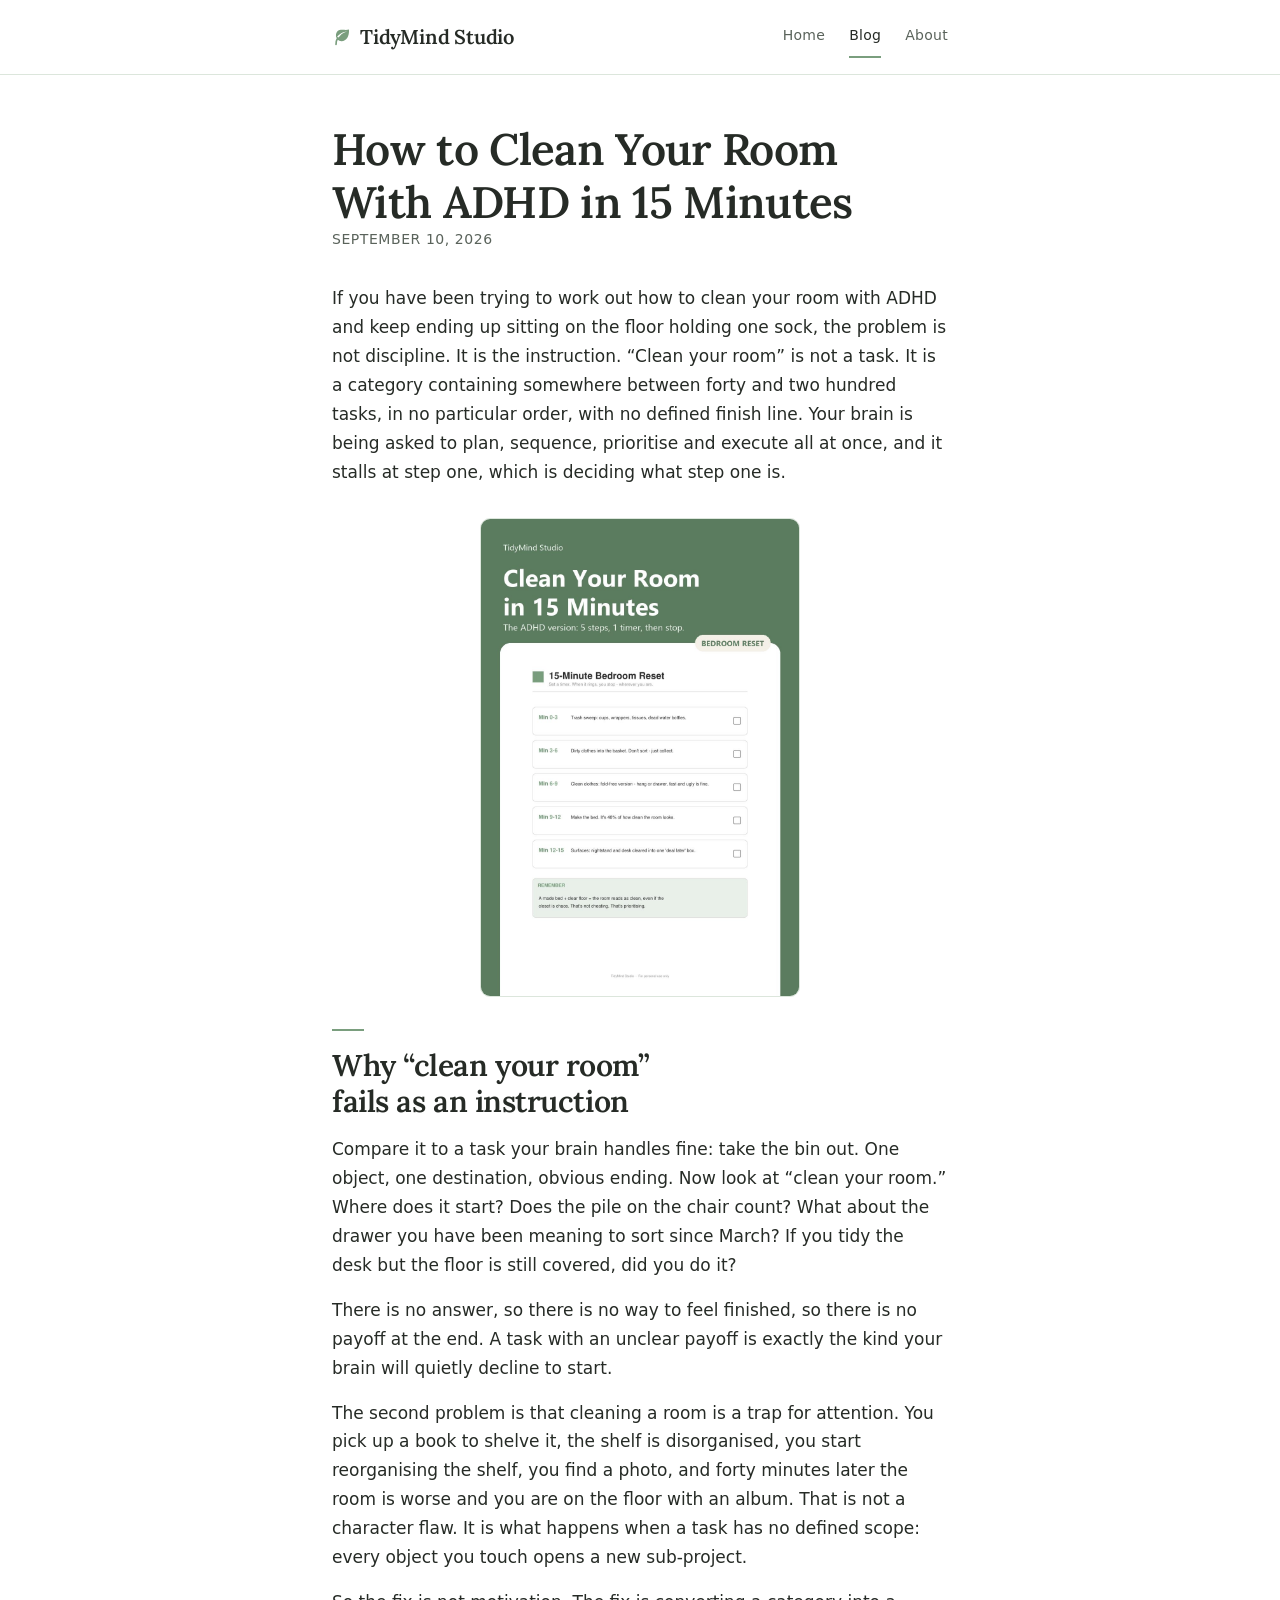
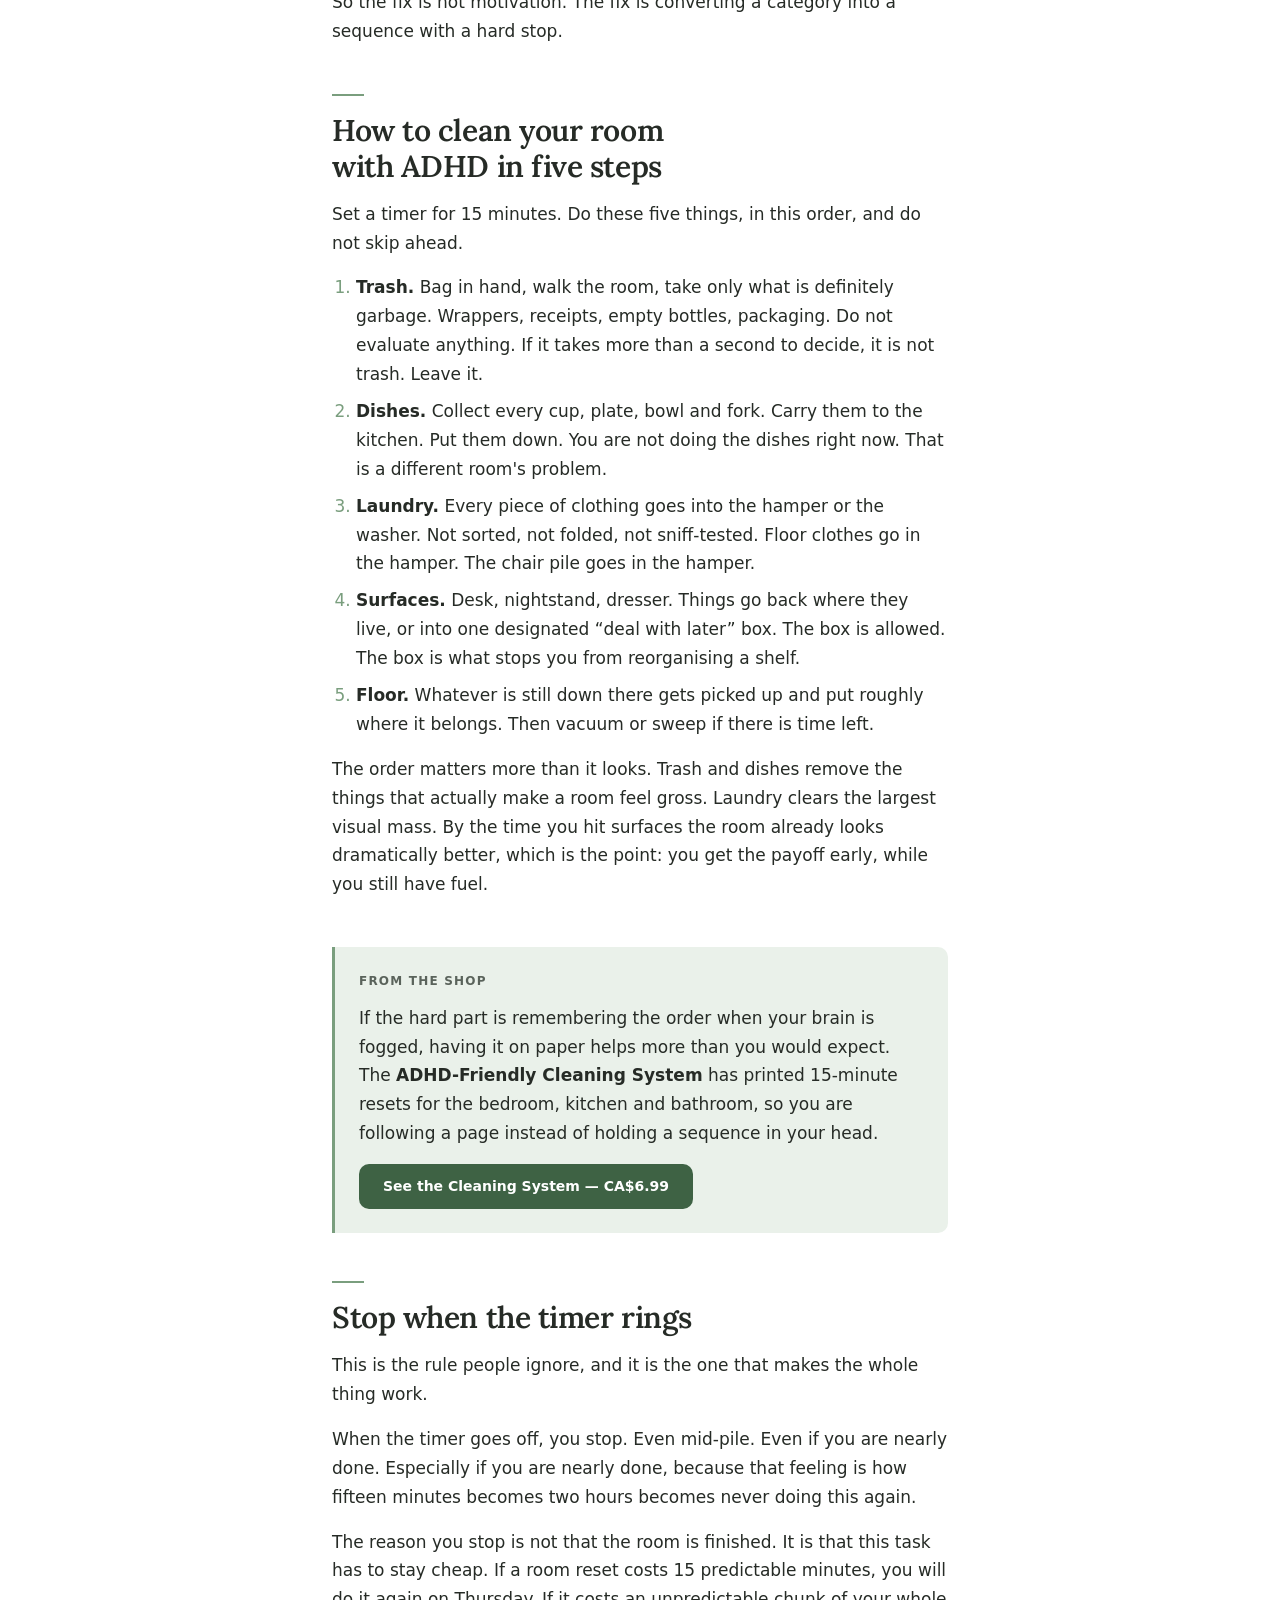
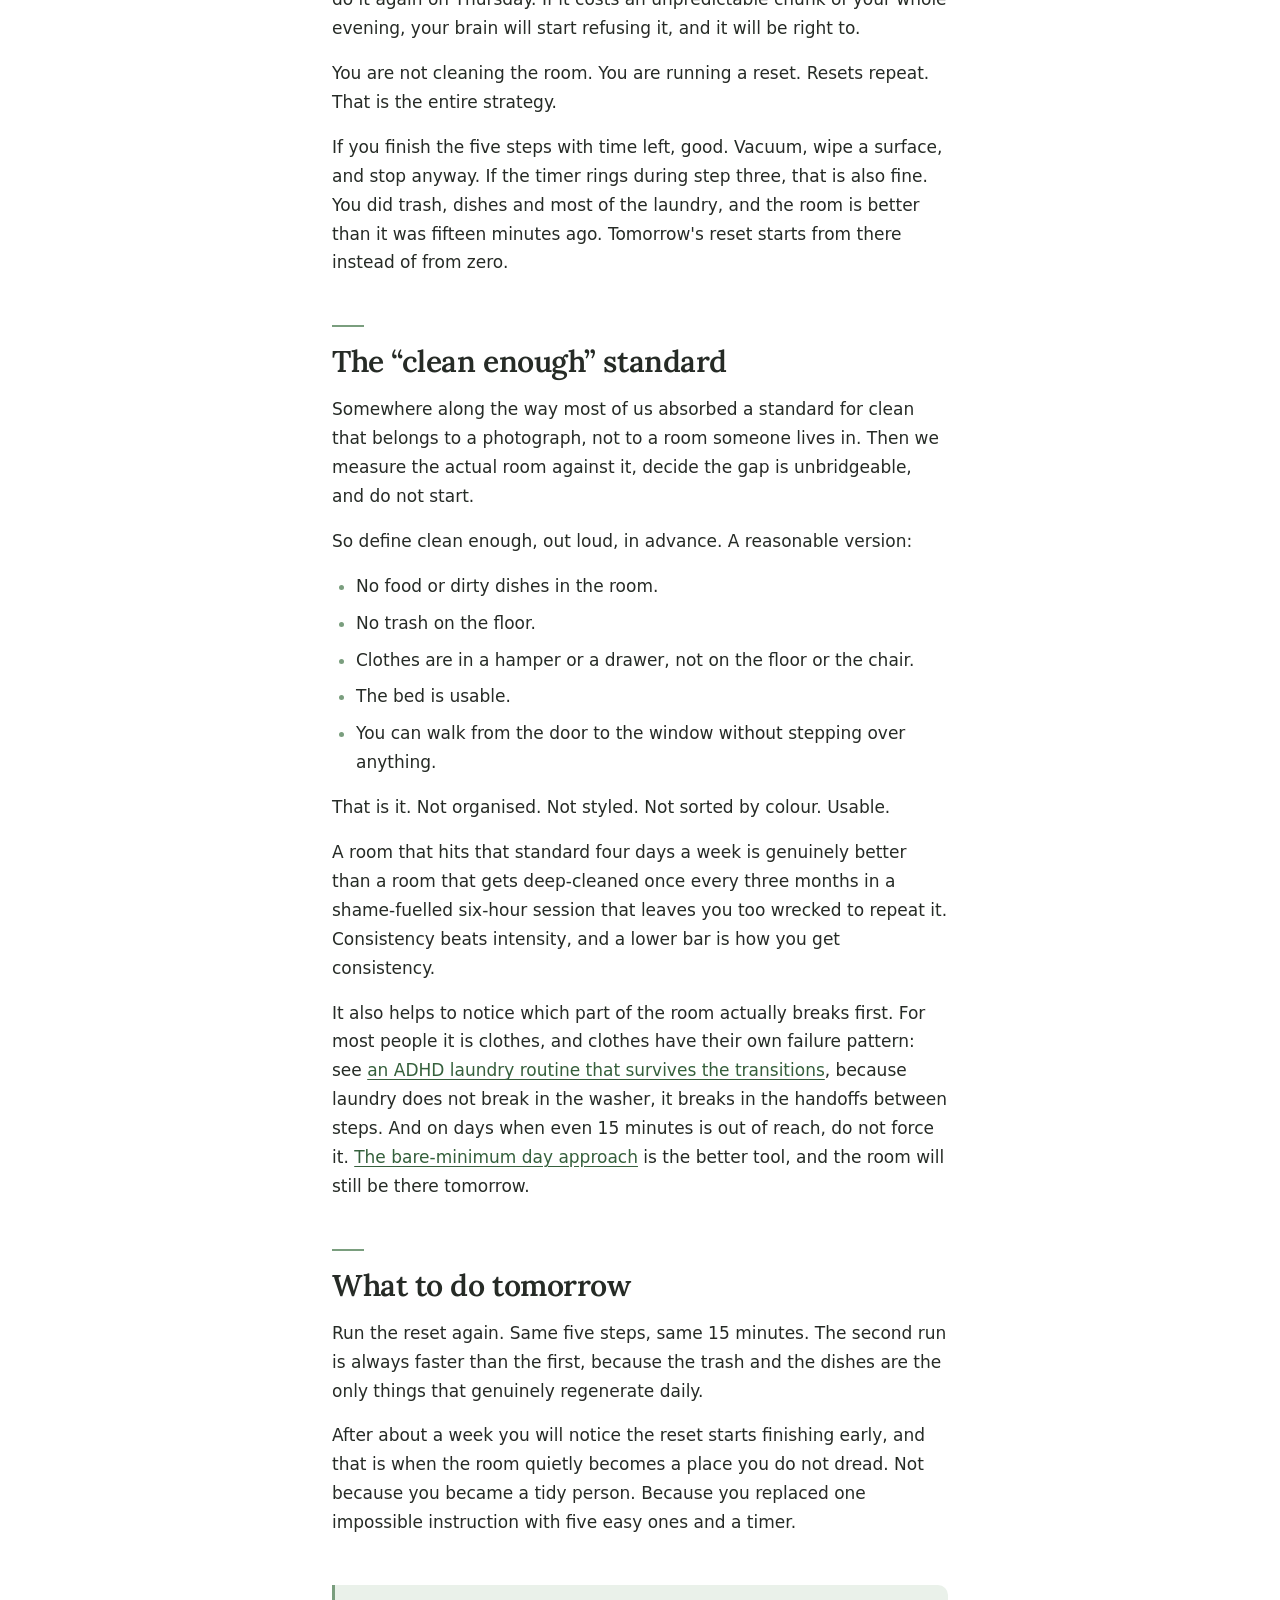
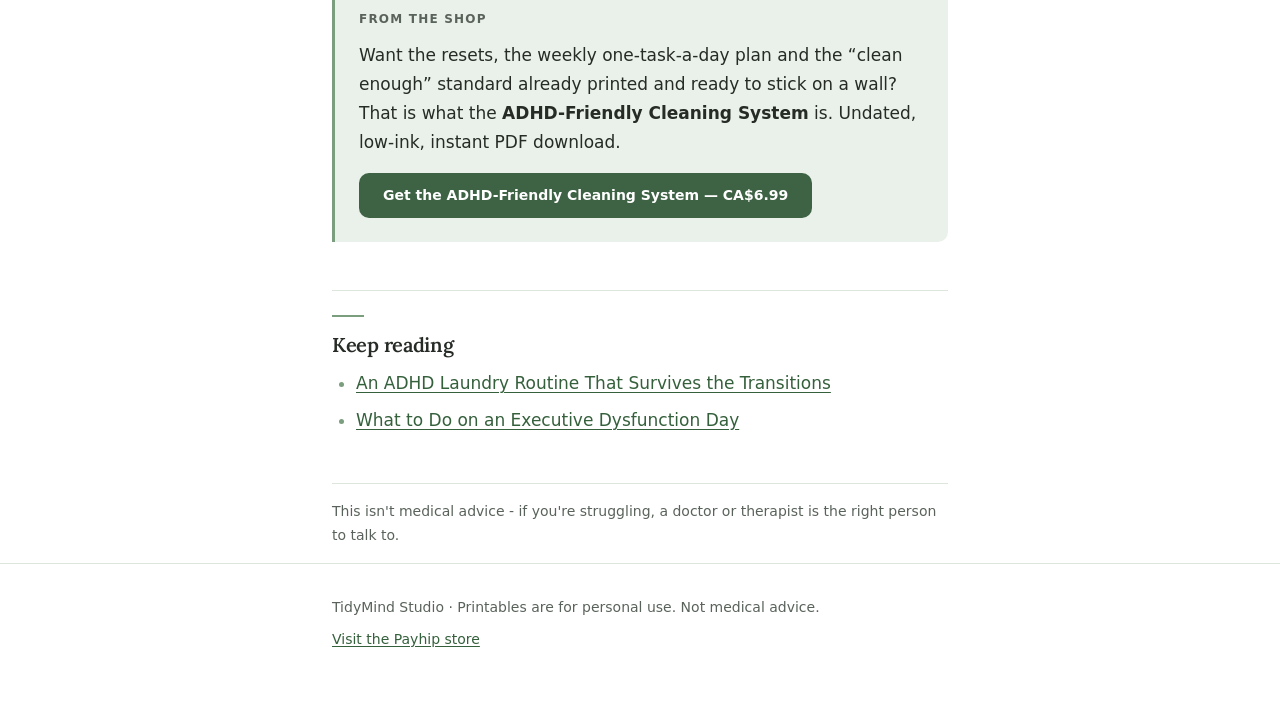
<file: blog/how-to-clean-your-room-with-adhd/index.html>
<!doctype html>
<html lang="en">
<head>
<meta charset="utf-8">
<meta name="viewport" content="width=device-width, initial-scale=1">
<title>How to Clean Your Room With ADHD in 15 Minutes</title>
<meta name="description" content="Why 'clean your room' fails as an instruction for ADHD brains, and the 15-minute timed reset that replaces it: trash, dishes, laundry, surfaces, floor.">
<link rel="canonical" href="https://tidymindstudio.github.io/blog/how-to-clean-your-room-with-adhd/">
<meta property="og:type" content="article">
<meta property="og:site_name" content="TidyMind Studio">
<meta property="og:title" content="How to Clean Your Room With ADHD in 15 Minutes">
<meta property="og:description" content="Why 'clean your room' fails as an instruction for ADHD brains, and the 15-minute timed reset that replaces it: trash, dishes, laundry, surfaces, floor.">
<meta property="og:url" content="https://tidymindstudio.github.io/blog/how-to-clean-your-room-with-adhd/">
<meta property="og:image" content="https://tidymindstudio.github.io/img/pins/how-to-clean-your-room-with-adhd.jpg">
<meta property="og:image:width" content="1000">
<meta property="og:image:height" content="1500">
<meta property="og:image:alt" content="15-minute bedroom reset checklist for ADHD: a printable page with five timed steps">
<meta property="article:published_time" content="2026-09-10">
<meta name="p:domain_verify" content="0ad1eecc8480e4e57633246ced4a62b6"/>
<meta name="google-site-verification" content="A24HPNS6KNfapLP-Ro_7gtAZdmUr2MaKiNGoJ8nnubE" />
<link rel="preconnect" href="https://fonts.googleapis.com">
<link rel="preconnect" href="https://fonts.gstatic.com" crossorigin>
<link rel="stylesheet" href="https://fonts.googleapis.com/css2?family=Lora:wght@500;600&amp;display=swap">
<link rel="stylesheet" href="/style.css">
<script type="application/ld+json">
{
 "@context": "https://schema.org",
 "@type": "BlogPosting",
 "headline": "How to Clean Your Room With ADHD in 15 Minutes",
 "description": "Why 'clean your room' fails as an instruction for ADHD brains, and the 15-minute timed reset that replaces it: trash, dishes, laundry, surfaces, floor.",
 "image": "https://tidymindstudio.github.io/img/pins/how-to-clean-your-room-with-adhd.jpg",
 "datePublished": "2026-09-10",
 "dateModified": "2026-09-23",
 "author": {
  "@type": "Organization",
  "name": "TidyMind Studio",
  "url": "https://tidymindstudio.github.io/",
  "logo": "https://tidymindstudio.github.io/img/logo.png"
 },
 "publisher": {
  "@type": "Organization",
  "name": "TidyMind Studio",
  "url": "https://tidymindstudio.github.io/",
  "logo": "https://tidymindstudio.github.io/img/logo.png"
 },
 "mainEntityOfPage": "https://tidymindstudio.github.io/blog/how-to-clean-your-room-with-adhd/",
 "inLanguage": "en"
}
</script>
</head>
<body>
<a class="skip" href="#main">Skip to content</a>
<header class="site-header">
  <div class="wrap">
    <a class="brand" href="/"><svg width="20" height="20" viewBox="0 0 20 20" aria-hidden="true" focusable="false"><path d="M17 2.6c.4 6.9-2.6 11.6-7.4 11.6a5.7 5.7 0 0 1-4.1-1.6C7.8 7.9 11.3 5.6 15.2 4.6c-4 .3-8.3 2.3-10.8 6.6C3.5 8.6 3.9 5.9 5.4 4.3 7.8 1.7 13.2 3.6 17 2.6Z" fill="currentColor"/><path d="M4 17.4c0-2.4.6-4.7 1.8-6.7" stroke="currentColor" stroke-width="1.6" stroke-linecap="round"/></svg>TidyMind Studio</a>
    <nav class="site-nav" aria-label="Main">
      <a href="/">Home</a>
      <a href="/blog/" aria-current="page">Blog</a>
      <a href="/about/">About</a>
    </nav>
  </div>
</header>

<main class="wrap" id="main">
<article>
  <h1>How to Clean Your Room With ADHD in 15 Minutes</h1>
  <p class="meta"><time datetime="2026-09-10">September 10, 2026</time></p>

  <p>If you have been trying to work out how to clean your room with ADHD and keep ending up sitting on the floor holding one sock, the problem is not discipline. It is the instruction. &ldquo;Clean your room&rdquo; is not a task. It is a category containing somewhere between forty and two hundred tasks, in no particular order, with no defined finish line. Your brain is being asked to plan, sequence, prioritise and execute all at once, and it stalls at step one, which is deciding what step one is.</p>

  <figure class="pin-figure"><img src="/img/pins/how-to-clean-your-room-with-adhd.jpg" alt="15-minute bedroom reset checklist for ADHD: a printable page with five timed steps" data-pin-description="How to clean your room with ADHD in 15 minutes: a timed 5-step reset checklist. #adhdcleaning #cleanyourroom" width="1000" height="1500" decoding="async"></figure>

  <h2>Why &ldquo;clean your room&rdquo; fails as an instruction</h2>

  <p>Compare it to a task your brain handles fine: take the bin out. One object, one destination, obvious ending. Now look at &ldquo;clean your room.&rdquo; Where does it start? Does the pile on the chair count? What about the drawer you have been meaning to sort since March? If you tidy the desk but the floor is still covered, did you do it?</p>

  <p>There is no answer, so there is no way to feel finished, so there is no payoff at the end. A task with an unclear payoff is exactly the kind your brain will quietly decline to start.</p>

  <p>The second problem is that cleaning a room is a trap for attention. You pick up a book to shelve it, the shelf is disorganised, you start reorganising the shelf, you find a photo, and forty minutes later the room is worse and you are on the floor with an album. That is not a character flaw. It is what happens when a task has no defined scope: every object you touch opens a new sub-project.</p>

  <p>So the fix is not motivation. The fix is converting a category into a sequence with a hard stop.</p>

  <h2>How to clean your room with ADHD in five steps</h2>

  <p>Set a timer for 15 minutes. Do these five things, in this order, and do not skip ahead.</p>

  <ol>
    <li><strong>Trash.</strong> Bag in hand, walk the room, take only what is definitely garbage. Wrappers, receipts, empty bottles, packaging. Do not evaluate anything. If it takes more than a second to decide, it is not trash. Leave it.</li>
    <li><strong>Dishes.</strong> Collect every cup, plate, bowl and fork. Carry them to the kitchen. Put them down. You are not doing the dishes right now. That is a different room's problem.</li>
    <li><strong>Laundry.</strong> Every piece of clothing goes into the hamper or the washer. Not sorted, not folded, not sniff-tested. Floor clothes go in the hamper. The chair pile goes in the hamper.</li>
    <li><strong>Surfaces.</strong> Desk, nightstand, dresser. Things go back where they live, or into one designated &ldquo;deal with later&rdquo; box. The box is allowed. The box is what stops you from reorganising a shelf.</li>
    <li><strong>Floor.</strong> Whatever is still down there gets picked up and put roughly where it belongs. Then vacuum or sweep if there is time left.</li>
  </ol>

  <p>The order matters more than it looks. Trash and dishes remove the things that actually make a room feel gross. Laundry clears the largest visual mass. By the time you hit surfaces the room already looks dramatically better, which is the point: you get the payoff early, while you still have fuel.</p>

  <div class="cta">
    <p>If the hard part is remembering the order when your brain is fogged, having it on paper helps more than you would expect. The <strong>ADHD-Friendly Cleaning System</strong> has printed 15-minute resets for the bedroom, kitchen and bathroom, so you are following a page instead of holding a sequence in your head.</p>
    <p><a class="btn" href="https://payhip.com/b/0Sfh3" target="_blank" rel="noopener">See the Cleaning System &mdash; CA$6.99</a></p>
  </div>

  <h2>Stop when the timer rings</h2>

  <p>This is the rule people ignore, and it is the one that makes the whole thing work.</p>

  <p>When the timer goes off, you stop. Even mid-pile. Even if you are nearly done. Especially if you are nearly done, because that feeling is how fifteen minutes becomes two hours becomes never doing this again.</p>

  <p>The reason you stop is not that the room is finished. It is that this task has to stay cheap. If a room reset costs 15 predictable minutes, you will do it again on Thursday. If it costs an unpredictable chunk of your whole evening, your brain will start refusing it, and it will be right to.</p>

  <p>You are not cleaning the room. You are running a reset. Resets repeat. That is the entire strategy.</p>

  <p>If you finish the five steps with time left, good. Vacuum, wipe a surface, and stop anyway. If the timer rings during step three, that is also fine. You did trash, dishes and most of the laundry, and the room is better than it was fifteen minutes ago. Tomorrow's reset starts from there instead of from zero.</p>

  <h2>The &ldquo;clean enough&rdquo; standard</h2>

  <p>Somewhere along the way most of us absorbed a standard for clean that belongs to a photograph, not to a room someone lives in. Then we measure the actual room against it, decide the gap is unbridgeable, and do not start.</p>

  <p>So define clean enough, out loud, in advance. A reasonable version:</p>

  <ul>
    <li>No food or dirty dishes in the room.</li>
    <li>No trash on the floor.</li>
    <li>Clothes are in a hamper or a drawer, not on the floor or the chair.</li>
    <li>The bed is usable.</li>
    <li>You can walk from the door to the window without stepping over anything.</li>
  </ul>

  <p>That is it. Not organised. Not styled. Not sorted by colour. Usable.</p>

  <p>A room that hits that standard four days a week is genuinely better than a room that gets deep-cleaned once every three months in a shame-fuelled six-hour session that leaves you too wrecked to repeat it. Consistency beats intensity, and a lower bar is how you get consistency.</p>

  <p>It also helps to notice which part of the room actually breaks first. For most people it is clothes, and clothes have their own failure pattern: see <a href="/blog/adhd-laundry-routine/">an ADHD laundry routine that survives the transitions</a>, because laundry does not break in the washer, it breaks in the handoffs between steps. And on days when even 15 minutes is out of reach, do not force it. <a href="/blog/what-to-do-on-an-executive-dysfunction-day/">The bare-minimum day approach</a> is the better tool, and the room will still be there tomorrow.</p>

  <h2>What to do tomorrow</h2>

  <p>Run the reset again. Same five steps, same 15 minutes. The second run is always faster than the first, because the trash and the dishes are the only things that genuinely regenerate daily.</p>

  <p>After about a week you will notice the reset starts finishing early, and that is when the room quietly becomes a place you do not dread. Not because you became a tidy person. Because you replaced one impossible instruction with five easy ones and a timer.</p>

  <div class="cta">
    <p>Want the resets, the weekly one-task-a-day plan and the &ldquo;clean enough&rdquo; standard already printed and ready to stick on a wall? That is what the <strong>ADHD-Friendly Cleaning System</strong> is. Undated, low-ink, instant PDF download.</p>
    <p><a class="btn" href="https://payhip.com/b/0Sfh3" target="_blank" rel="noopener">Get the ADHD-Friendly Cleaning System &mdash; CA$6.99</a></p>
  </div>

    <nav class="keep-reading" aria-label="Keep reading">
    <h2>Keep reading</h2>
    <ul>
      <li><a href="/blog/adhd-laundry-routine/">An ADHD Laundry Routine That Survives the Transitions</a></li>
      <li><a href="/blog/what-to-do-on-an-executive-dysfunction-day/">What to Do on an Executive Dysfunction Day</a></li>
    </ul>
  </nav>

  <p class="disclaimer">This isn't medical advice - if you're struggling, a doctor or therapist is the right person to talk to.</p>
</article>
</main>

<footer class="site-footer">
  <div class="wrap">
    <p>TidyMind Studio &middot; Printables are for personal use. Not medical advice.</p>
    <p><a href="https://payhip.com/TidyMindStudio" target="_blank" rel="noopener">Visit the Payhip store</a></p>
  </div>
</footer>
</body>
</html>
</file>
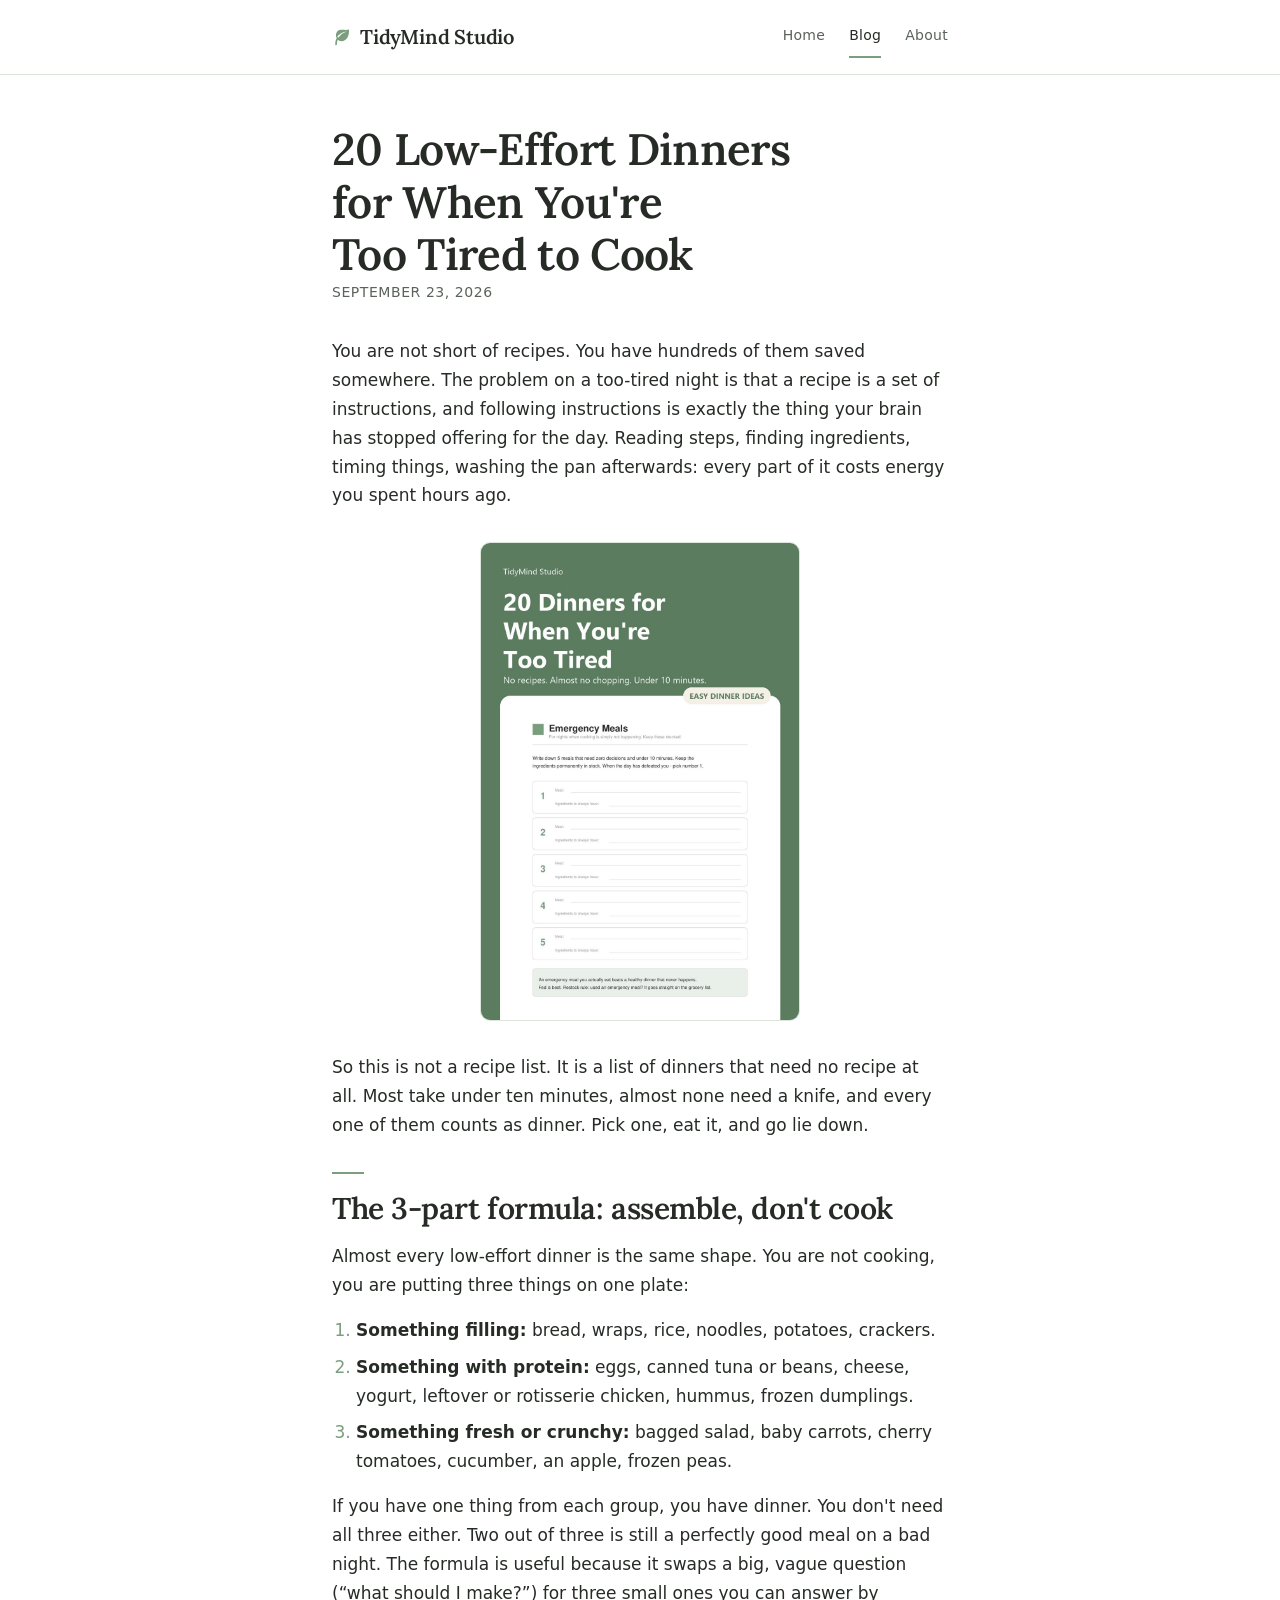
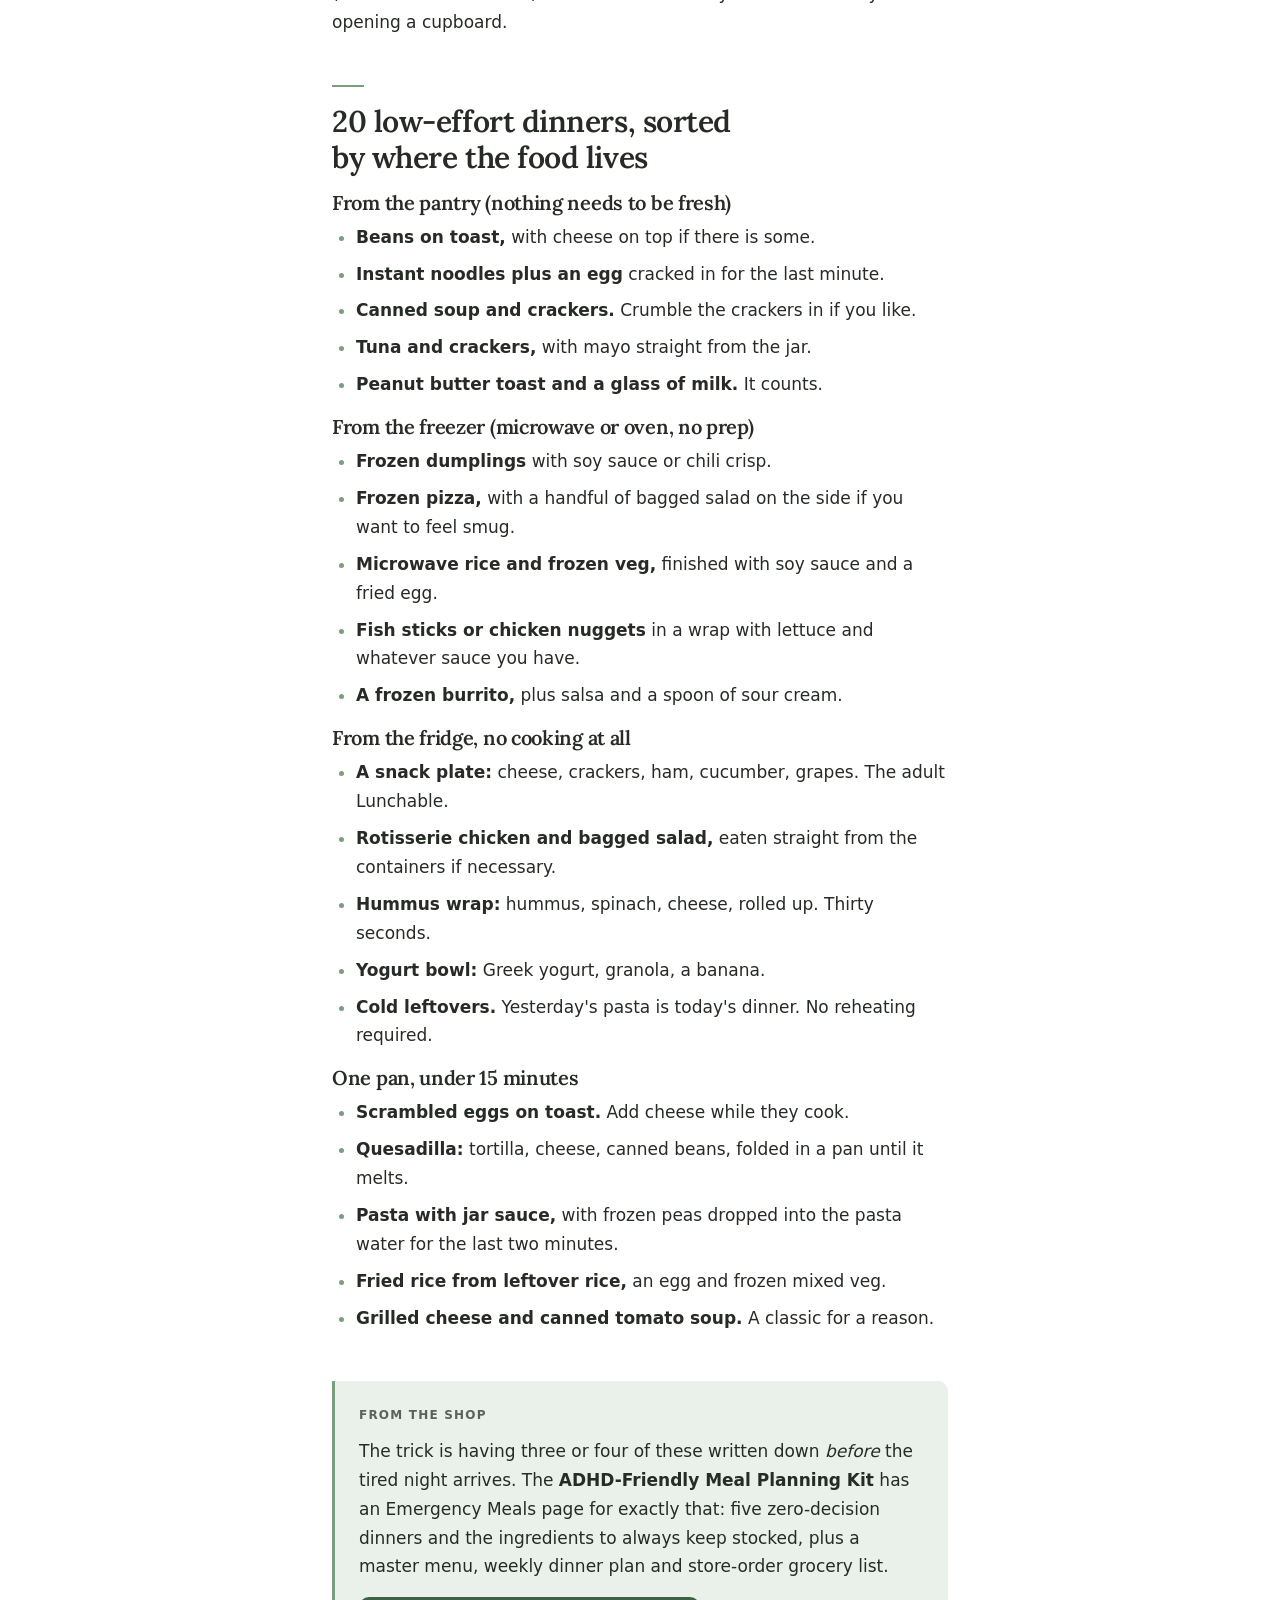
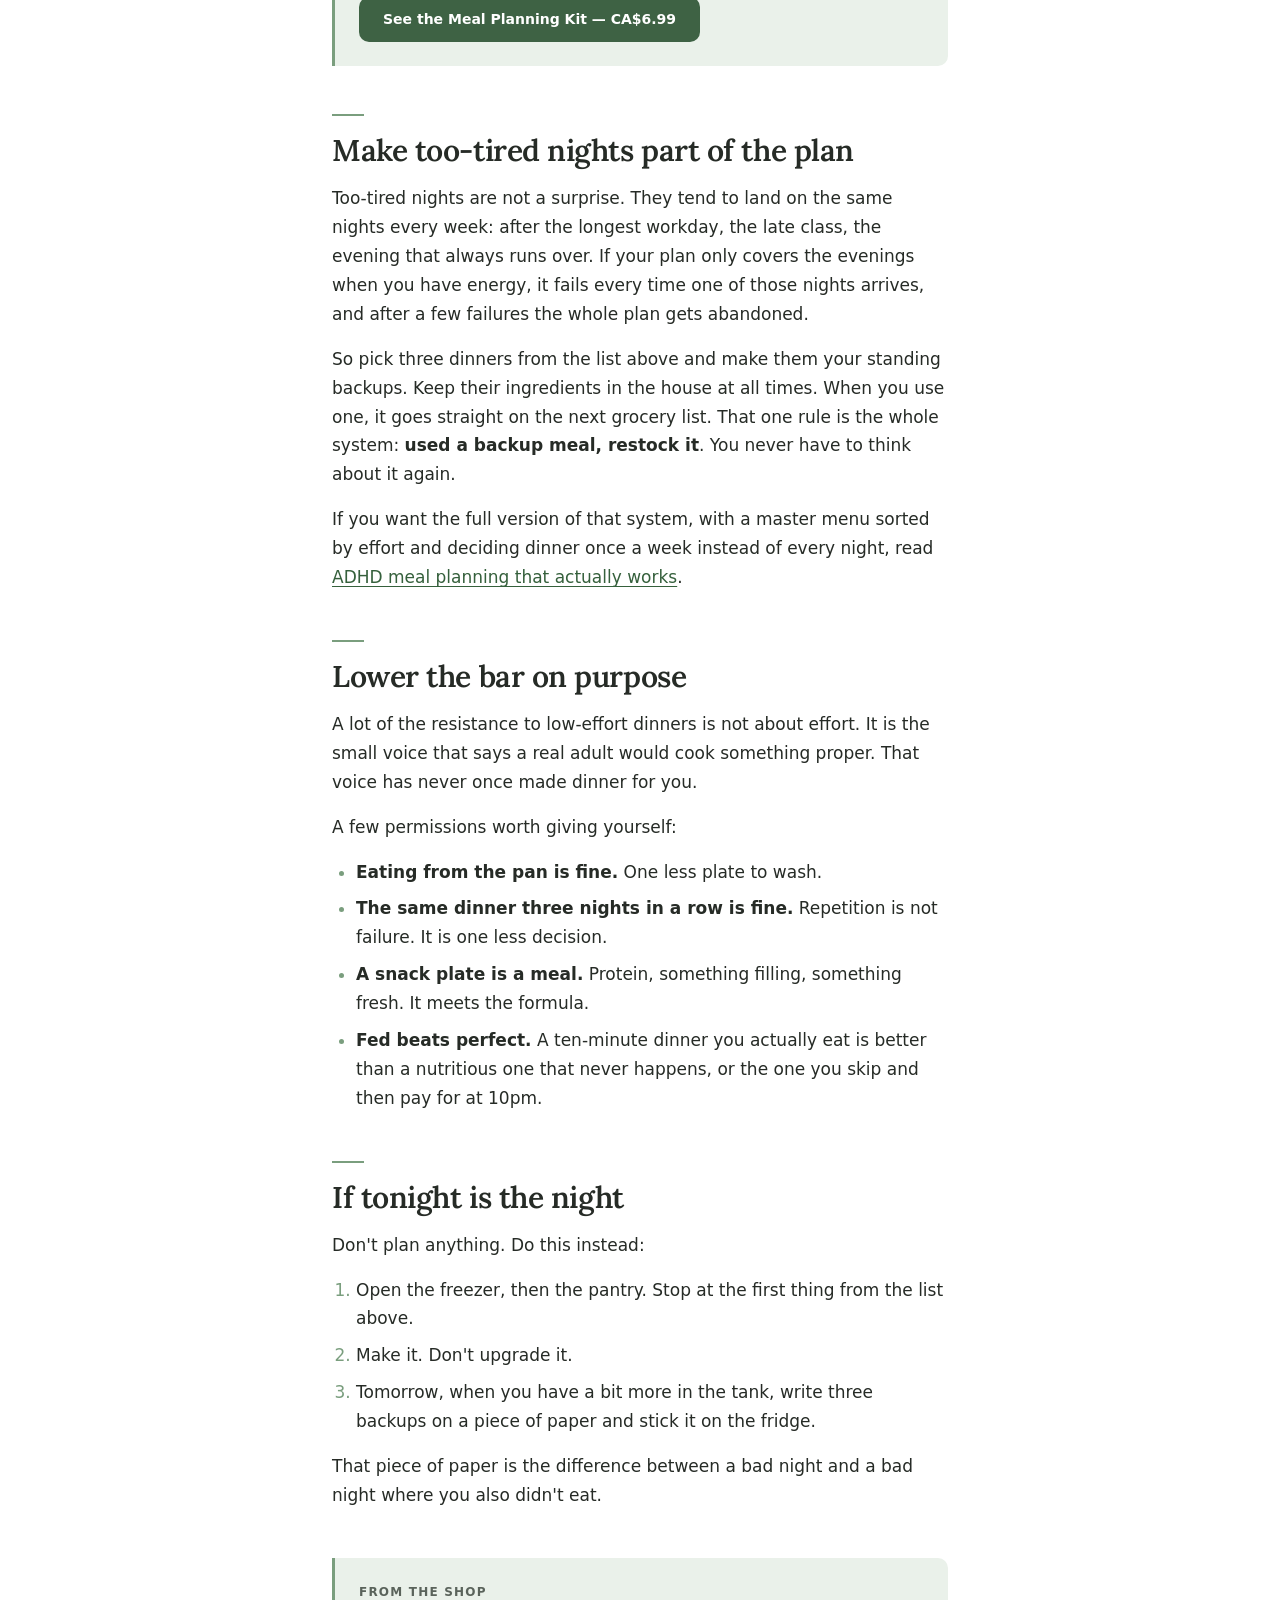
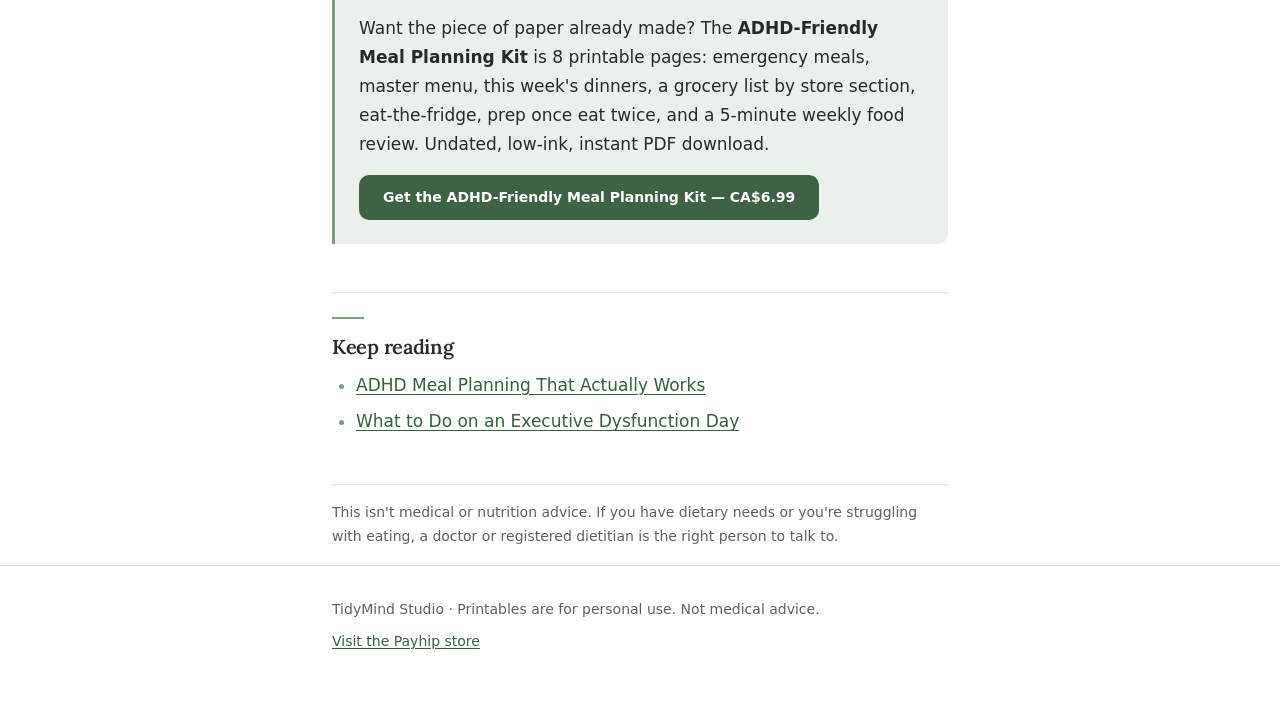
<file: blog/low-effort-dinners-too-tired-to-cook/index.html>
<!doctype html>
<html lang="en">
<head>
<meta charset="utf-8">
<meta name="viewport" content="width=device-width, initial-scale=1">
<title>20 Low-Effort Dinners for When You're Too Tired to Cook</title>
<meta name="description" content="20 low-effort dinners for nights you're too tired to cook: no recipes, almost no chopping, most under 10 minutes, plus a 3-part formula for any fridge.">
<link rel="canonical" href="https://tidymindstudio.github.io/blog/low-effort-dinners-too-tired-to-cook/">
<meta property="og:type" content="article">
<meta property="og:site_name" content="TidyMind Studio">
<meta property="og:title" content="20 Low-Effort Dinners for When You're Too Tired to Cook">
<meta property="og:description" content="20 low-effort dinners for nights you're too tired to cook: no recipes, almost no chopping, most under 10 minutes, plus a 3-part formula for any fridge.">
<meta property="og:url" content="https://tidymindstudio.github.io/blog/low-effort-dinners-too-tired-to-cook/">
<meta property="og:image" content="https://tidymindstudio.github.io/img/pins/low-effort-dinners-too-tired-to-cook.jpg">
<meta property="og:image:width" content="1000">
<meta property="og:image:height" content="1500">
<meta property="og:image:alt" content="Emergency meals printable page: five zero-decision dinners for nights you are too tired to cook">
<meta property="article:published_time" content="2026-09-23">
<meta name="p:domain_verify" content="0ad1eecc8480e4e57633246ced4a62b6"/>
<meta name="google-site-verification" content="A24HPNS6KNfapLP-Ro_7gtAZdmUr2MaKiNGoJ8nnubE" />
<link rel="preconnect" href="https://fonts.googleapis.com">
<link rel="preconnect" href="https://fonts.gstatic.com" crossorigin>
<link rel="stylesheet" href="https://fonts.googleapis.com/css2?family=Lora:wght@500;600&amp;display=swap">
<link rel="stylesheet" href="/style.css">
<script type="application/ld+json">
{
 "@context": "https://schema.org",
 "@type": "BlogPosting",
 "headline": "20 Low-Effort Dinners for When You're Too Tired to Cook",
 "description": "20 low-effort dinners for nights you're too tired to cook: no recipes, almost no chopping, most under 10 minutes, plus a 3-part formula for any fridge.",
 "image": "https://tidymindstudio.github.io/img/pins/low-effort-dinners-too-tired-to-cook.jpg",
 "datePublished": "2026-09-23",
 "dateModified": "2026-09-23",
 "author": {
  "@type": "Organization",
  "name": "TidyMind Studio",
  "url": "https://tidymindstudio.github.io/",
  "logo": "https://tidymindstudio.github.io/img/logo.png"
 },
 "publisher": {
  "@type": "Organization",
  "name": "TidyMind Studio",
  "url": "https://tidymindstudio.github.io/",
  "logo": "https://tidymindstudio.github.io/img/logo.png"
 },
 "mainEntityOfPage": "https://tidymindstudio.github.io/blog/low-effort-dinners-too-tired-to-cook/",
 "inLanguage": "en"
}
</script>
</head>
<body>
<a class="skip" href="#main">Skip to content</a>
<header class="site-header">
  <div class="wrap">
    <a class="brand" href="/"><svg width="20" height="20" viewBox="0 0 20 20" aria-hidden="true" focusable="false"><path d="M17 2.6c.4 6.9-2.6 11.6-7.4 11.6a5.7 5.7 0 0 1-4.1-1.6C7.8 7.9 11.3 5.6 15.2 4.6c-4 .3-8.3 2.3-10.8 6.6C3.5 8.6 3.9 5.9 5.4 4.3 7.8 1.7 13.2 3.6 17 2.6Z" fill="currentColor"/><path d="M4 17.4c0-2.4.6-4.7 1.8-6.7" stroke="currentColor" stroke-width="1.6" stroke-linecap="round"/></svg>TidyMind Studio</a>
    <nav class="site-nav" aria-label="Main">
      <a href="/">Home</a>
      <a href="/blog/" aria-current="page">Blog</a>
      <a href="/about/">About</a>
    </nav>
  </div>
</header>

<main class="wrap" id="main">
<article>
  <h1>20 Low-Effort Dinners for When You're Too Tired to Cook</h1>
  <p class="meta"><time datetime="2026-09-23">September 23, 2026</time></p>

  <p>You are not short of recipes. You have hundreds of them saved somewhere. The problem on a too-tired night is that a recipe is a set of instructions, and following instructions is exactly the thing your brain has stopped offering for the day. Reading steps, finding ingredients, timing things, washing the pan afterwards: every part of it costs energy you spent hours ago.</p>

  <figure class="pin-figure"><img src="/img/pins/low-effort-dinners-too-tired-to-cook.jpg" alt="Emergency meals printable page: five zero-decision dinners for nights you are too tired to cook" data-pin-description="20 low-effort dinners for when you are too tired to cook: no recipes, almost no chopping. #easydinners #lazydinner" width="1000" height="1500" decoding="async"></figure>

  <p>So this is not a recipe list. It is a list of dinners that need no recipe at all. Most take under ten minutes, almost none need a knife, and every one of them counts as dinner. Pick one, eat it, and go lie down.</p>

  <h2>The 3-part formula: assemble, don't cook</h2>

  <p>Almost every low-effort dinner is the same shape. You are not cooking, you are putting three things on one plate:</p>

  <ol>
    <li><strong>Something filling:</strong> bread, wraps, rice, noodles, potatoes, crackers.</li>
    <li><strong>Something with protein:</strong> eggs, canned tuna or beans, cheese, yogurt, leftover or rotisserie chicken, hummus, frozen dumplings.</li>
    <li><strong>Something fresh or crunchy:</strong> bagged salad, baby carrots, cherry tomatoes, cucumber, an apple, frozen peas.</li>
  </ol>

  <p>If you have one thing from each group, you have dinner. You don't need all three either. Two out of three is still a perfectly good meal on a bad night. The formula is useful because it swaps a big, vague question (&ldquo;what should I make?&rdquo;) for three small ones you can answer by opening a cupboard.</p>

  <h2>20 low-effort dinners, sorted by where the food lives</h2>

  <h3>From the pantry (nothing needs to be fresh)</h3>
  <ul>
    <li><strong>Beans on toast,</strong> with cheese on top if there is some.</li>
    <li><strong>Instant noodles plus an egg</strong> cracked in for the last minute.</li>
    <li><strong>Canned soup and crackers.</strong> Crumble the crackers in if you like.</li>
    <li><strong>Tuna and crackers,</strong> with mayo straight from the jar.</li>
    <li><strong>Peanut butter toast and a glass of milk.</strong> It counts.</li>
  </ul>

  <h3>From the freezer (microwave or oven, no prep)</h3>
  <ul>
    <li><strong>Frozen dumplings</strong> with soy sauce or chili crisp.</li>
    <li><strong>Frozen pizza,</strong> with a handful of bagged salad on the side if you want to feel smug.</li>
    <li><strong>Microwave rice and frozen veg,</strong> finished with soy sauce and a fried egg.</li>
    <li><strong>Fish sticks or chicken nuggets</strong> in a wrap with lettuce and whatever sauce you have.</li>
    <li><strong>A frozen burrito,</strong> plus salsa and a spoon of sour cream.</li>
  </ul>

  <h3>From the fridge, no cooking at all</h3>
  <ul>
    <li><strong>A snack plate:</strong> cheese, crackers, ham, cucumber, grapes. The adult Lunchable.</li>
    <li><strong>Rotisserie chicken and bagged salad,</strong> eaten straight from the containers if necessary.</li>
    <li><strong>Hummus wrap:</strong> hummus, spinach, cheese, rolled up. Thirty seconds.</li>
    <li><strong>Yogurt bowl:</strong> Greek yogurt, granola, a banana.</li>
    <li><strong>Cold leftovers.</strong> Yesterday's pasta is today's dinner. No reheating required.</li>
  </ul>

  <h3>One pan, under 15 minutes</h3>
  <ul>
    <li><strong>Scrambled eggs on toast.</strong> Add cheese while they cook.</li>
    <li><strong>Quesadilla:</strong> tortilla, cheese, canned beans, folded in a pan until it melts.</li>
    <li><strong>Pasta with jar sauce,</strong> with frozen peas dropped into the pasta water for the last two minutes.</li>
    <li><strong>Fried rice from leftover rice,</strong> an egg and frozen mixed veg.</li>
    <li><strong>Grilled cheese and canned tomato soup.</strong> A classic for a reason.</li>
  </ul>

  <div class="cta">
    <p>The trick is having three or four of these written down <em>before</em> the tired night arrives. The <strong>ADHD-Friendly Meal Planning Kit</strong> has an Emergency Meals page for exactly that: five zero-decision dinners and the ingredients to always keep stocked, plus a master menu, weekly dinner plan and store-order grocery list.</p>
    <p><a class="btn" href="https://payhip.com/b/tzs5u" target="_blank" rel="noopener">See the Meal Planning Kit &mdash; CA$6.99</a></p>
  </div>

  <h2>Make too-tired nights part of the plan</h2>

  <p>Too-tired nights are not a surprise. They tend to land on the same nights every week: after the longest workday, the late class, the evening that always runs over. If your plan only covers the evenings when you have energy, it fails every time one of those nights arrives, and after a few failures the whole plan gets abandoned.</p>

  <p>So pick three dinners from the list above and make them your standing backups. Keep their ingredients in the house at all times. When you use one, it goes straight on the next grocery list. That one rule is the whole system: <strong>used a backup meal, restock it</strong>. You never have to think about it again.</p>

  <p>If you want the full version of that system, with a master menu sorted by effort and deciding dinner once a week instead of every night, read <a href="/blog/adhd-meal-planning-that-actually-works/">ADHD meal planning that actually works</a>.</p>

  <h2>Lower the bar on purpose</h2>

  <p>A lot of the resistance to low-effort dinners is not about effort. It is the small voice that says a real adult would cook something proper. That voice has never once made dinner for you.</p>

  <p>A few permissions worth giving yourself:</p>

  <ul>
    <li><strong>Eating from the pan is fine.</strong> One less plate to wash.</li>
    <li><strong>The same dinner three nights in a row is fine.</strong> Repetition is not failure. It is one less decision.</li>
    <li><strong>A snack plate is a meal.</strong> Protein, something filling, something fresh. It meets the formula.</li>
    <li><strong>Fed beats perfect.</strong> A ten-minute dinner you actually eat is better than a nutritious one that never happens, or the one you skip and then pay for at 10pm.</li>
  </ul>

  <h2>If tonight is the night</h2>

  <p>Don't plan anything. Do this instead:</p>

  <ol>
    <li>Open the freezer, then the pantry. Stop at the first thing from the list above.</li>
    <li>Make it. Don't upgrade it.</li>
    <li>Tomorrow, when you have a bit more in the tank, write three backups on a piece of paper and stick it on the fridge.</li>
  </ol>

  <p>That piece of paper is the difference between a bad night and a bad night where you also didn't eat.</p>

  <div class="cta">
    <p>Want the piece of paper already made? The <strong>ADHD-Friendly Meal Planning Kit</strong> is 8 printable pages: emergency meals, master menu, this week's dinners, a grocery list by store section, eat-the-fridge, prep once eat twice, and a 5-minute weekly food review. Undated, low-ink, instant PDF download.</p>
    <p><a class="btn" href="https://payhip.com/b/tzs5u" target="_blank" rel="noopener">Get the ADHD-Friendly Meal Planning Kit &mdash; CA$6.99</a></p>
  </div>

    <nav class="keep-reading" aria-label="Keep reading">
    <h2>Keep reading</h2>
    <ul>
      <li><a href="/blog/adhd-meal-planning-that-actually-works/">ADHD Meal Planning That Actually Works</a></li>
      <li><a href="/blog/what-to-do-on-an-executive-dysfunction-day/">What to Do on an Executive Dysfunction Day</a></li>
    </ul>
  </nav>

  <p class="disclaimer">This isn't medical or nutrition advice. If you have dietary needs or you're struggling with eating, a doctor or registered dietitian is the right person to talk to.</p>
</article>
</main>

<footer class="site-footer">
  <div class="wrap">
    <p>TidyMind Studio &middot; Printables are for personal use. Not medical advice.</p>
    <p><a href="https://payhip.com/TidyMindStudio" target="_blank" rel="noopener">Visit the Payhip store</a></p>
  </div>
</footer>
</body>
</html>
</file>
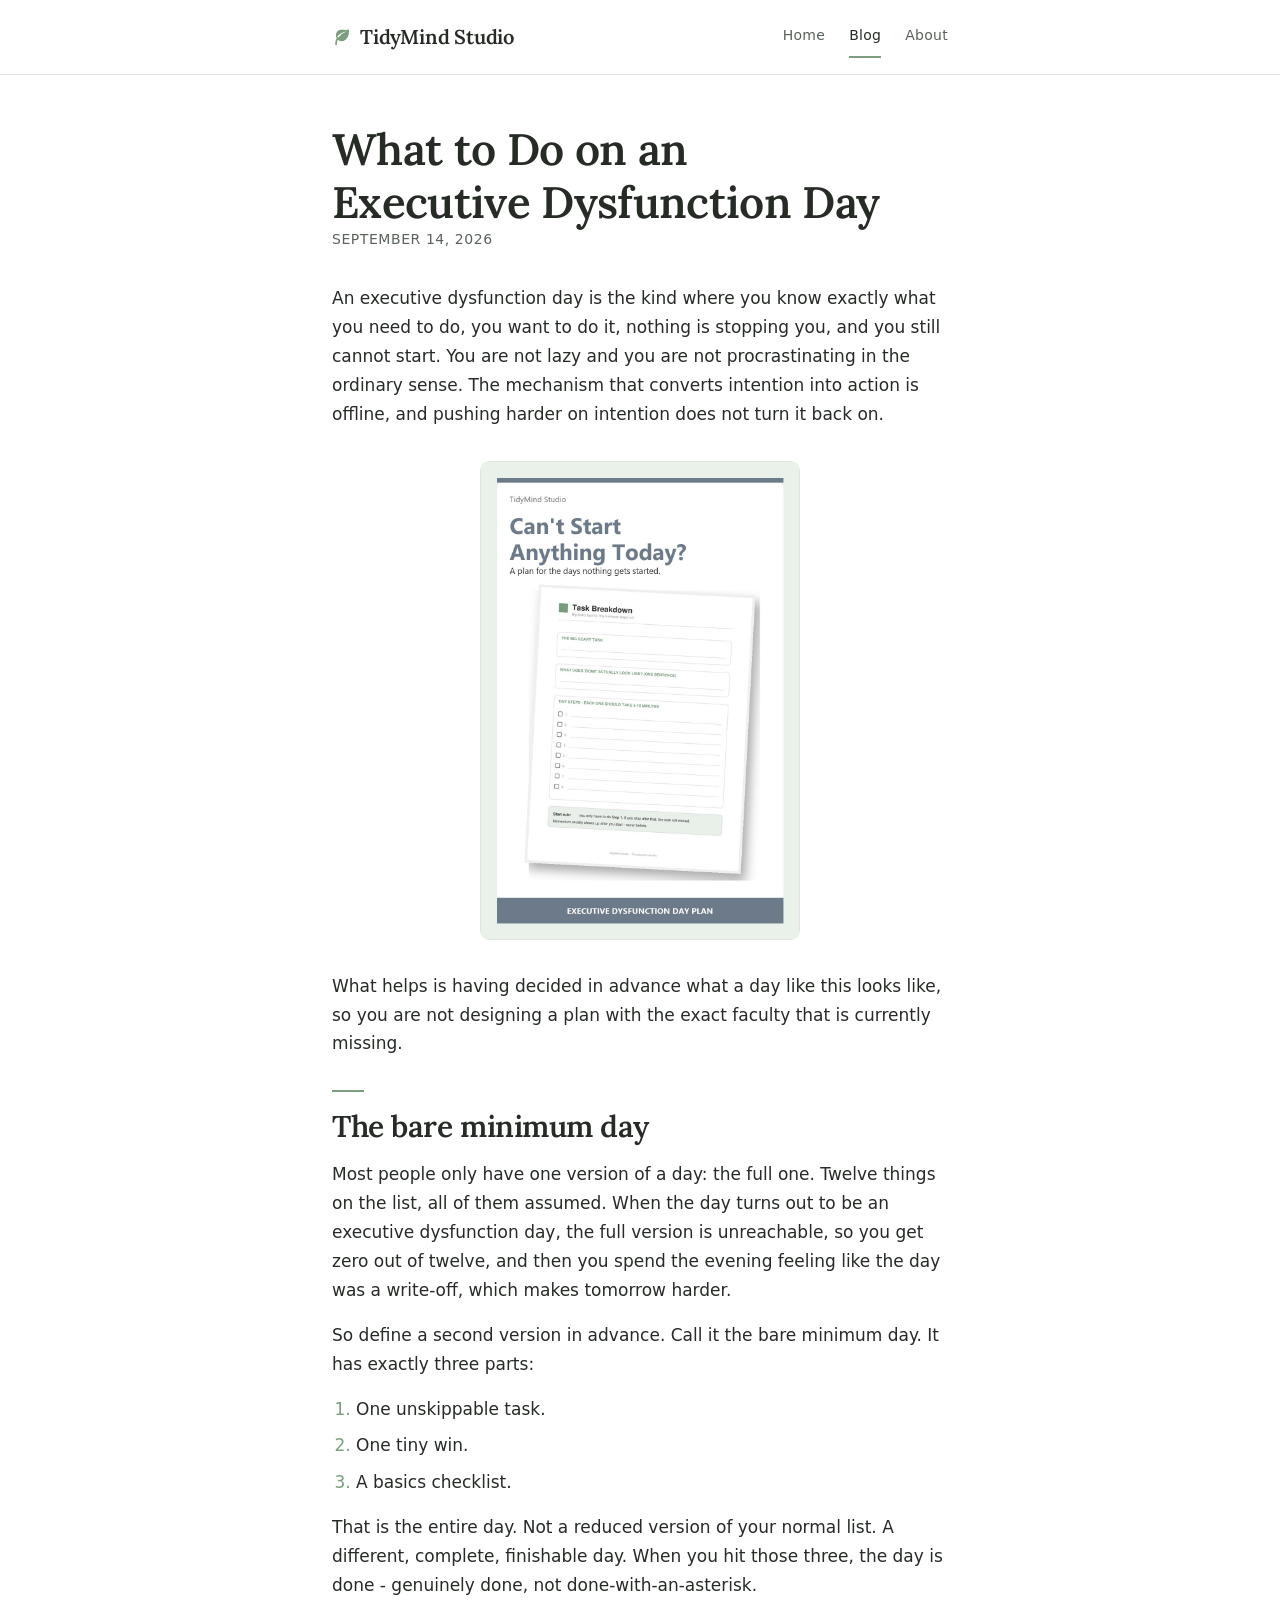
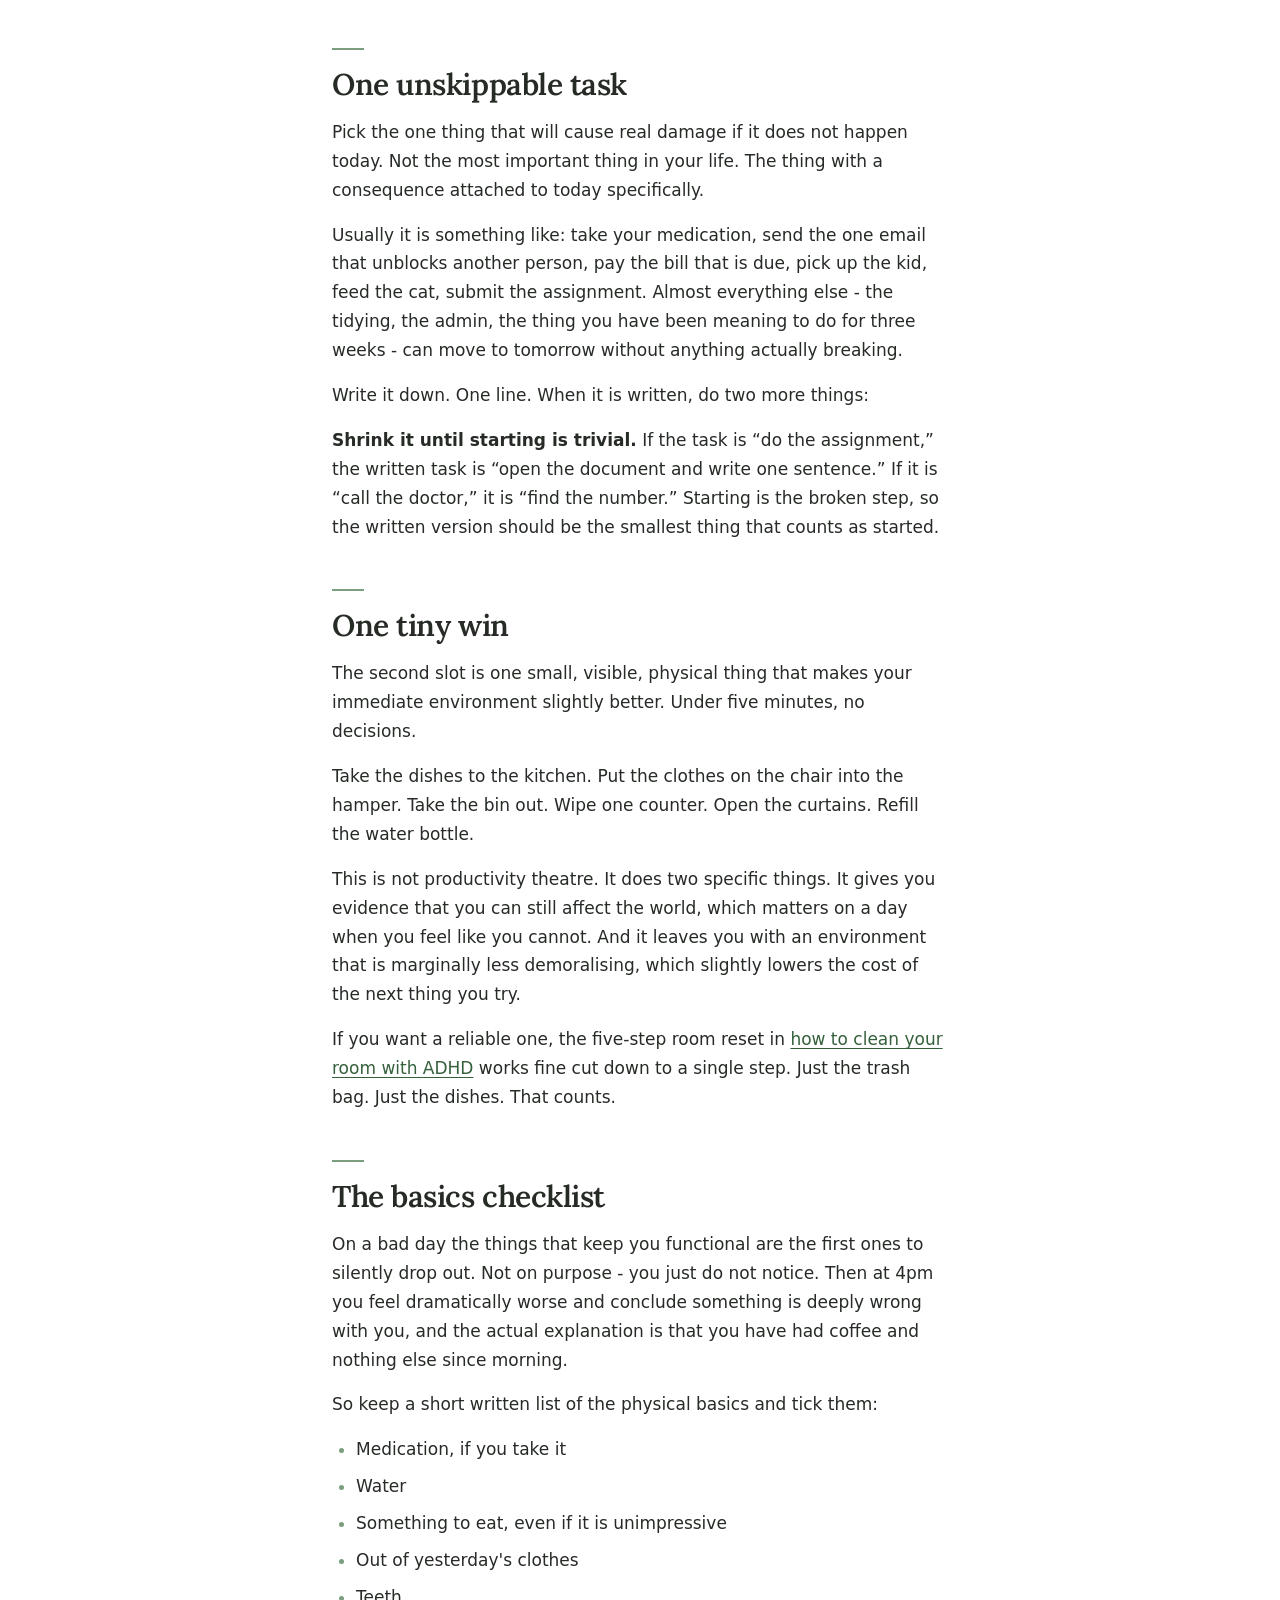
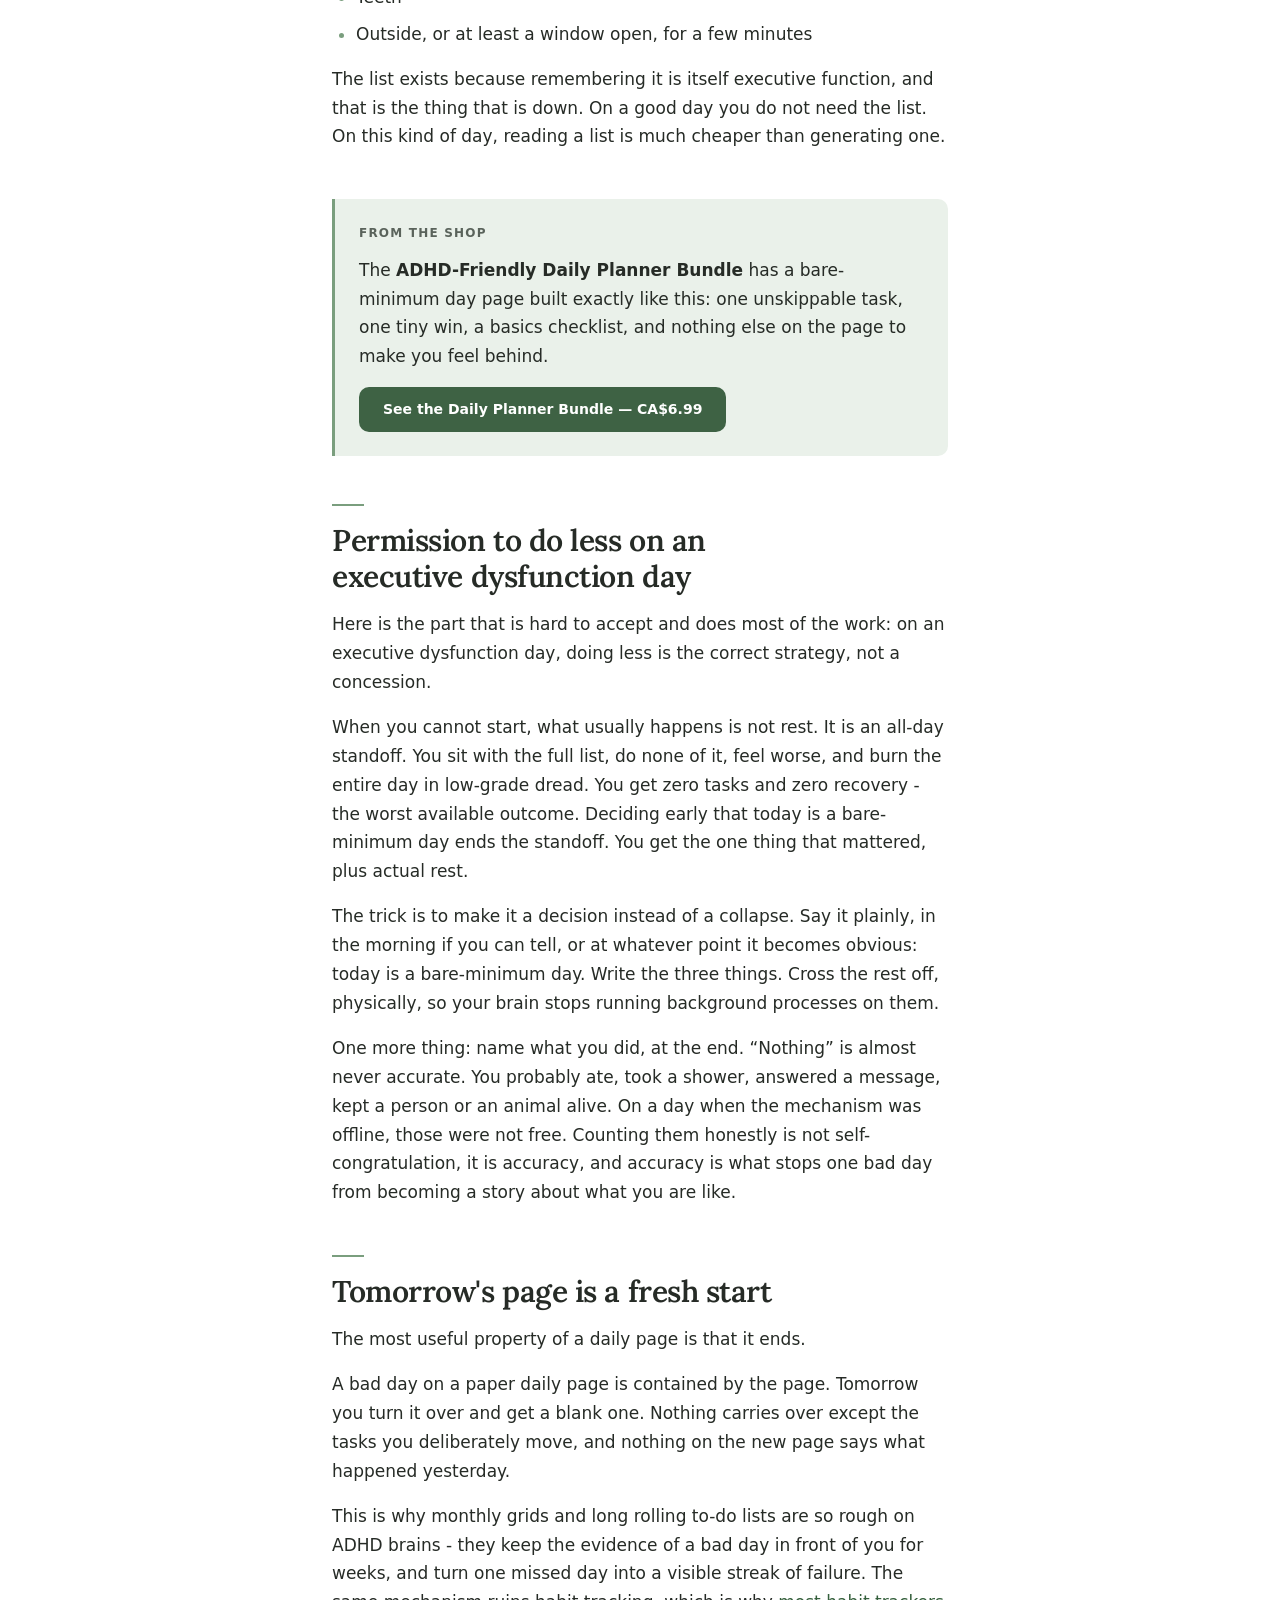
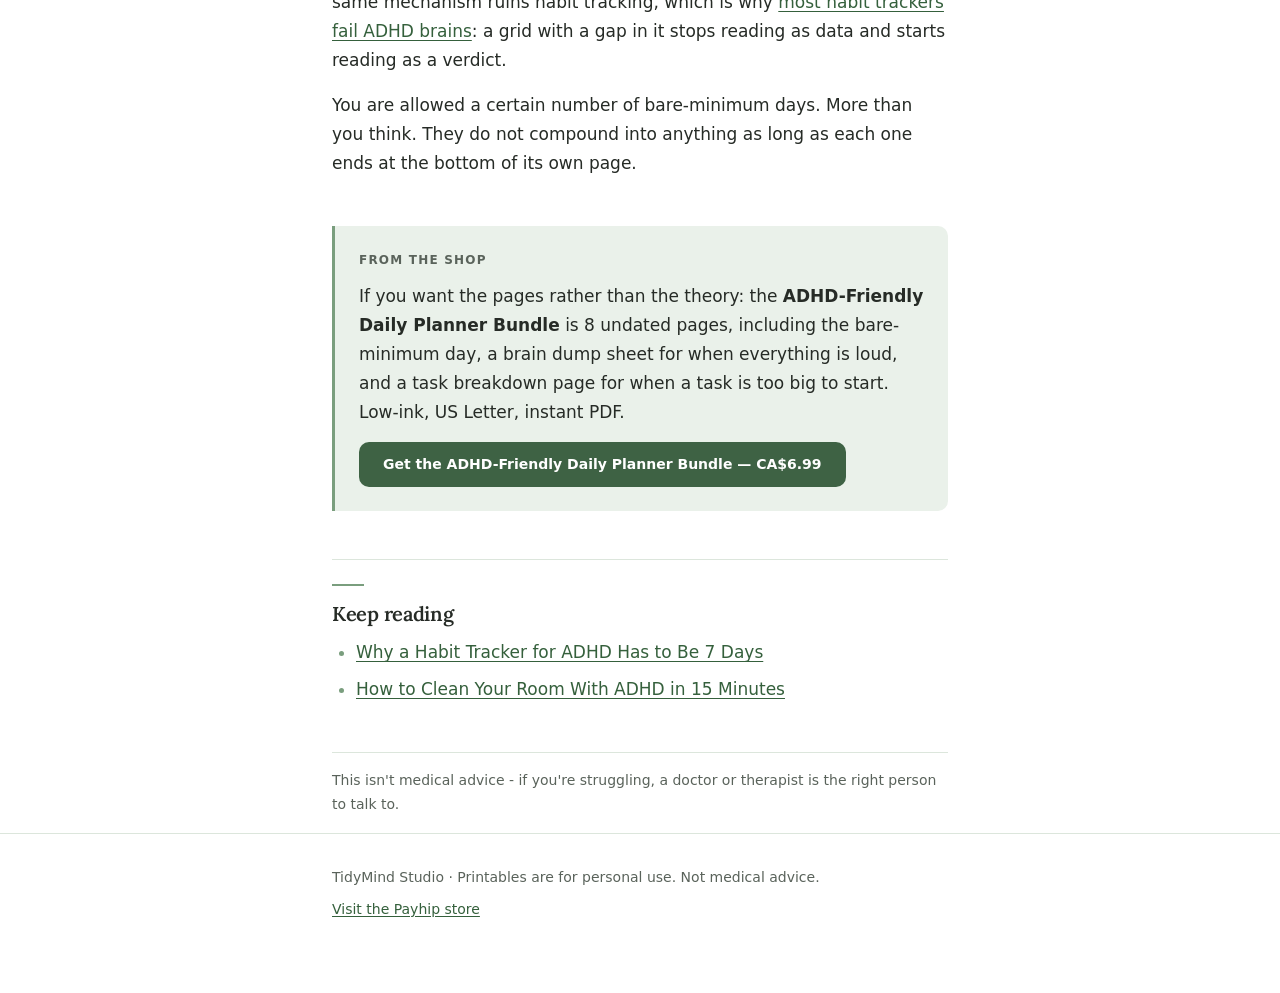
<file: blog/what-to-do-on-an-executive-dysfunction-day/index.html>
<!doctype html>
<html lang="en">
<head>
<meta charset="utf-8">
<meta name="viewport" content="width=device-width, initial-scale=1">
<title>What to Do on an Executive Dysfunction Day</title>
<meta name="description" content="A plan for days when you cannot start anything: one unskippable task, one tiny win, a basics checklist, and permission to do less.">
<link rel="canonical" href="https://tidymindstudio.github.io/blog/what-to-do-on-an-executive-dysfunction-day/">
<meta property="og:type" content="article">
<meta property="og:site_name" content="TidyMind Studio">
<meta property="og:title" content="What to Do on an Executive Dysfunction Day">
<meta property="og:description" content="A plan for days when you cannot start anything: one unskippable task, one tiny win, a basics checklist, and permission to do less.">
<meta property="og:url" content="https://tidymindstudio.github.io/blog/what-to-do-on-an-executive-dysfunction-day/">
<meta property="og:image" content="https://tidymindstudio.github.io/img/pins/what-to-do-on-an-executive-dysfunction-day.jpg">
<meta property="og:image:width" content="1000">
<meta property="og:image:height" content="1500">
<meta property="og:image:alt" content="Task breakdown printable page for executive dysfunction days: big scary task split into 5-minute steps">
<meta property="article:published_time" content="2026-09-14">
<meta name="p:domain_verify" content="0ad1eecc8480e4e57633246ced4a62b6"/>
<meta name="google-site-verification" content="A24HPNS6KNfapLP-Ro_7gtAZdmUr2MaKiNGoJ8nnubE" />
<link rel="preconnect" href="https://fonts.googleapis.com">
<link rel="preconnect" href="https://fonts.gstatic.com" crossorigin>
<link rel="stylesheet" href="https://fonts.googleapis.com/css2?family=Lora:wght@500;600&amp;display=swap">
<link rel="stylesheet" href="/style.css">
<script type="application/ld+json">
{
 "@context": "https://schema.org",
 "@type": "BlogPosting",
 "headline": "What to Do on an Executive Dysfunction Day",
 "description": "A plan for days when you cannot start anything: one unskippable task, one tiny win, a basics checklist, and permission to do less.",
 "image": "https://tidymindstudio.github.io/img/pins/what-to-do-on-an-executive-dysfunction-day.jpg",
 "datePublished": "2026-09-14",
 "dateModified": "2026-09-23",
 "author": {
  "@type": "Organization",
  "name": "TidyMind Studio",
  "url": "https://tidymindstudio.github.io/",
  "logo": "https://tidymindstudio.github.io/img/logo.png"
 },
 "publisher": {
  "@type": "Organization",
  "name": "TidyMind Studio",
  "url": "https://tidymindstudio.github.io/",
  "logo": "https://tidymindstudio.github.io/img/logo.png"
 },
 "mainEntityOfPage": "https://tidymindstudio.github.io/blog/what-to-do-on-an-executive-dysfunction-day/",
 "inLanguage": "en"
}
</script>
</head>
<body>
<a class="skip" href="#main">Skip to content</a>
<header class="site-header">
  <div class="wrap">
    <a class="brand" href="/"><svg width="20" height="20" viewBox="0 0 20 20" aria-hidden="true" focusable="false"><path d="M17 2.6c.4 6.9-2.6 11.6-7.4 11.6a5.7 5.7 0 0 1-4.1-1.6C7.8 7.9 11.3 5.6 15.2 4.6c-4 .3-8.3 2.3-10.8 6.6C3.5 8.6 3.9 5.9 5.4 4.3 7.8 1.7 13.2 3.6 17 2.6Z" fill="currentColor"/><path d="M4 17.4c0-2.4.6-4.7 1.8-6.7" stroke="currentColor" stroke-width="1.6" stroke-linecap="round"/></svg>TidyMind Studio</a>
    <nav class="site-nav" aria-label="Main">
      <a href="/">Home</a>
      <a href="/blog/" aria-current="page">Blog</a>
      <a href="/about/">About</a>
    </nav>
  </div>
</header>

<main class="wrap" id="main">
<article>
  <h1>What to Do on an Executive Dysfunction Day</h1>
  <p class="meta"><time datetime="2026-09-14">September 14, 2026</time></p>

  <p>An executive dysfunction day is the kind where you know exactly what you need to do, you want to do it, nothing is stopping you, and you still cannot start. You are not lazy and you are not procrastinating in the ordinary sense. The mechanism that converts intention into action is offline, and pushing harder on intention does not turn it back on.</p>

  <figure class="pin-figure"><img src="/img/pins/what-to-do-on-an-executive-dysfunction-day.jpg" alt="Task breakdown printable page for executive dysfunction days: big scary task split into 5-minute steps" data-pin-description="What to do on an executive dysfunction day when you cannot start anything. #executivedysfunction #adhdtips" width="1000" height="1500" decoding="async"></figure>

  <p>What helps is having decided in advance what a day like this looks like, so you are not designing a plan with the exact faculty that is currently missing.</p>

  <h2>The bare minimum day</h2>

  <p>Most people only have one version of a day: the full one. Twelve things on the list, all of them assumed. When the day turns out to be an executive dysfunction day, the full version is unreachable, so you get zero out of twelve, and then you spend the evening feeling like the day was a write-off, which makes tomorrow harder.</p>

  <p>So define a second version in advance. Call it the bare minimum day. It has exactly three parts:</p>

  <ol>
    <li>One unskippable task.</li>
    <li>One tiny win.</li>
    <li>A basics checklist.</li>
  </ol>

  <p>That is the entire day. Not a reduced version of your normal list. A different, complete, finishable day. When you hit those three, the day is done - genuinely done, not done-with-an-asterisk.</p>

  <h2>One unskippable task</h2>

  <p>Pick the one thing that will cause real damage if it does not happen today. Not the most important thing in your life. The thing with a consequence attached to today specifically.</p>

  <p>Usually it is something like: take your medication, send the one email that unblocks another person, pay the bill that is due, pick up the kid, feed the cat, submit the assignment. Almost everything else - the tidying, the admin, the thing you have been meaning to do for three weeks - can move to tomorrow without anything actually breaking.</p>

  <p>Write it down. One line. When it is written, do two more things:</p>

  <p><strong>Shrink it until starting is trivial.</strong> If the task is &ldquo;do the assignment,&rdquo; the written task is &ldquo;open the document and write one sentence.&rdquo; If it is &ldquo;call the doctor,&rdquo; it is &ldquo;find the number.&rdquo; Starting is the broken step, so the written version should be the smallest thing that counts as started.</p>

  <h2>One tiny win</h2>

  <p>The second slot is one small, visible, physical thing that makes your immediate environment slightly better. Under five minutes, no decisions.</p>

  <p>Take the dishes to the kitchen. Put the clothes on the chair into the hamper. Take the bin out. Wipe one counter. Open the curtains. Refill the water bottle.</p>

  <p>This is not productivity theatre. It does two specific things. It gives you evidence that you can still affect the world, which matters on a day when you feel like you cannot. And it leaves you with an environment that is marginally less demoralising, which slightly lowers the cost of the next thing you try.</p>

  <p>If you want a reliable one, the five-step room reset in <a href="/blog/how-to-clean-your-room-with-adhd/">how to clean your room with ADHD</a> works fine cut down to a single step. Just the trash bag. Just the dishes. That counts.</p>

  <h2>The basics checklist</h2>

  <p>On a bad day the things that keep you functional are the first ones to silently drop out. Not on purpose - you just do not notice. Then at 4pm you feel dramatically worse and conclude something is deeply wrong with you, and the actual explanation is that you have had coffee and nothing else since morning.</p>

  <p>So keep a short written list of the physical basics and tick them:</p>

  <ul>
    <li>Medication, if you take it</li>
    <li>Water</li>
    <li>Something to eat, even if it is unimpressive</li>
    <li>Out of yesterday's clothes</li>
    <li>Teeth</li>
    <li>Outside, or at least a window open, for a few minutes</li>
  </ul>

  <p>The list exists because remembering it is itself executive function, and that is the thing that is down. On a good day you do not need the list. On this kind of day, reading a list is much cheaper than generating one.</p>

  <div class="cta">
    <p>The <strong>ADHD-Friendly Daily Planner Bundle</strong> has a bare-minimum day page built exactly like this: one unskippable task, one tiny win, a basics checklist, and nothing else on the page to make you feel behind.</p>
    <p><a class="btn" href="https://payhip.com/b/tH3BI" target="_blank" rel="noopener">See the Daily Planner Bundle &mdash; CA$6.99</a></p>
  </div>

  <h2>Permission to do less on an executive dysfunction day</h2>

  <p>Here is the part that is hard to accept and does most of the work: on an executive dysfunction day, doing less is the correct strategy, not a concession.</p>

  <p>When you cannot start, what usually happens is not rest. It is an all-day standoff. You sit with the full list, do none of it, feel worse, and burn the entire day in low-grade dread. You get zero tasks and zero recovery - the worst available outcome. Deciding early that today is a bare-minimum day ends the standoff. You get the one thing that mattered, plus actual rest.</p>

  <p>The trick is to make it a decision instead of a collapse. Say it plainly, in the morning if you can tell, or at whatever point it becomes obvious: today is a bare-minimum day. Write the three things. Cross the rest off, physically, so your brain stops running background processes on them.</p>

  <p>One more thing: name what you did, at the end. &ldquo;Nothing&rdquo; is almost never accurate. You probably ate, took a shower, answered a message, kept a person or an animal alive. On a day when the mechanism was offline, those were not free. Counting them honestly is not self-congratulation, it is accuracy, and accuracy is what stops one bad day from becoming a story about what you are like.</p>

  <h2>Tomorrow's page is a fresh start</h2>

  <p>The most useful property of a daily page is that it ends.</p>

  <p>A bad day on a paper daily page is contained by the page. Tomorrow you turn it over and get a blank one. Nothing carries over except the tasks you deliberately move, and nothing on the new page says what happened yesterday.</p>

  <p>This is why monthly grids and long rolling to-do lists are so rough on ADHD brains - they keep the evidence of a bad day in front of you for weeks, and turn one missed day into a visible streak of failure. The same mechanism ruins habit tracking, which is why <a href="/blog/why-habit-trackers-fail-adhd-brains/">most habit trackers fail ADHD brains</a>: a grid with a gap in it stops reading as data and starts reading as a verdict.</p>

  <p>You are allowed a certain number of bare-minimum days. More than you think. They do not compound into anything as long as each one ends at the bottom of its own page.</p>

  <div class="cta">
    <p>If you want the pages rather than the theory: the <strong>ADHD-Friendly Daily Planner Bundle</strong> is 8 undated pages, including the bare-minimum day, a brain dump sheet for when everything is loud, and a task breakdown page for when a task is too big to start. Low-ink, US Letter, instant PDF.</p>
    <p><a class="btn" href="https://payhip.com/b/tH3BI" target="_blank" rel="noopener">Get the ADHD-Friendly Daily Planner Bundle &mdash; CA$6.99</a></p>
  </div>

    <nav class="keep-reading" aria-label="Keep reading">
    <h2>Keep reading</h2>
    <ul>
      <li><a href="/blog/why-habit-trackers-fail-adhd-brains/">Why a Habit Tracker for ADHD Has to Be 7 Days</a></li>
      <li><a href="/blog/how-to-clean-your-room-with-adhd/">How to Clean Your Room With ADHD in 15 Minutes</a></li>
    </ul>
  </nav>

  <p class="disclaimer">This isn't medical advice - if you're struggling, a doctor or therapist is the right person to talk to.</p>
</article>
</main>

<footer class="site-footer">
  <div class="wrap">
    <p>TidyMind Studio &middot; Printables are for personal use. Not medical advice.</p>
    <p><a href="https://payhip.com/TidyMindStudio" target="_blank" rel="noopener">Visit the Payhip store</a></p>
  </div>
</footer>
</body>
</html>
</file>
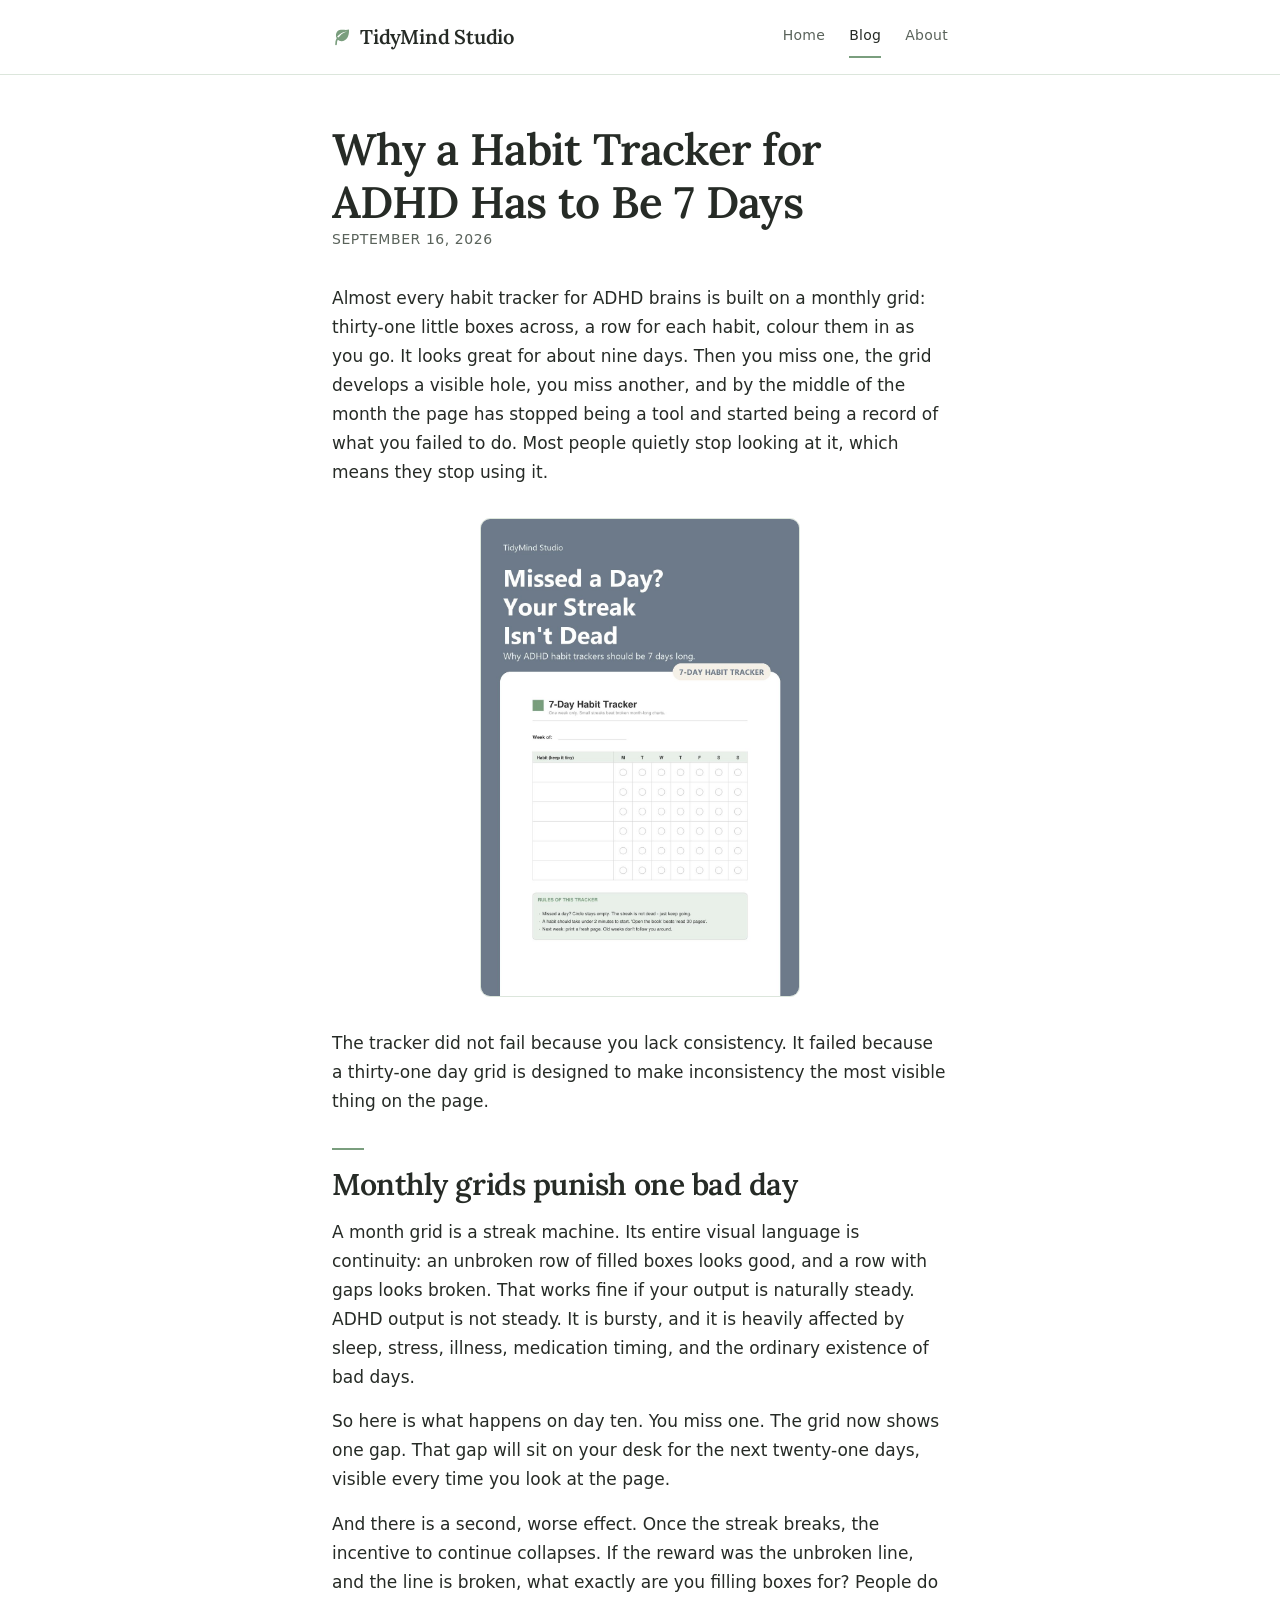
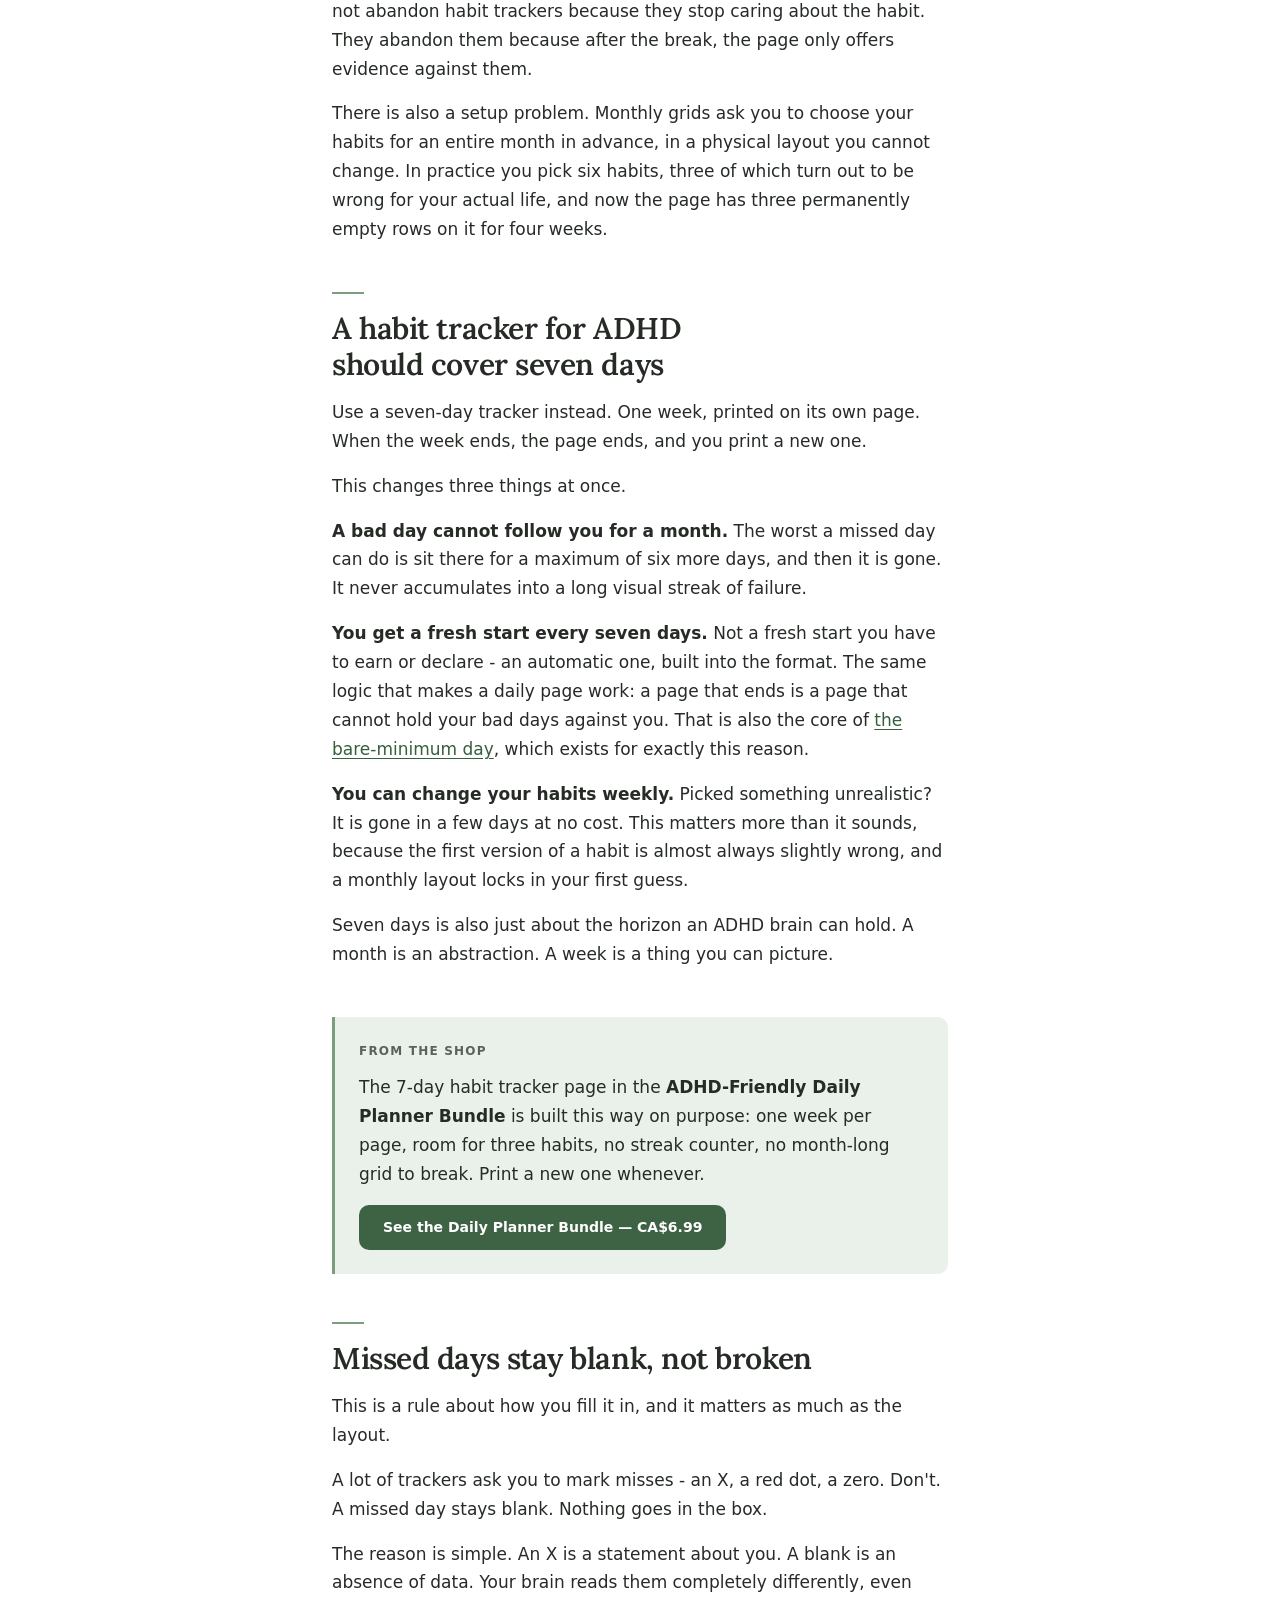
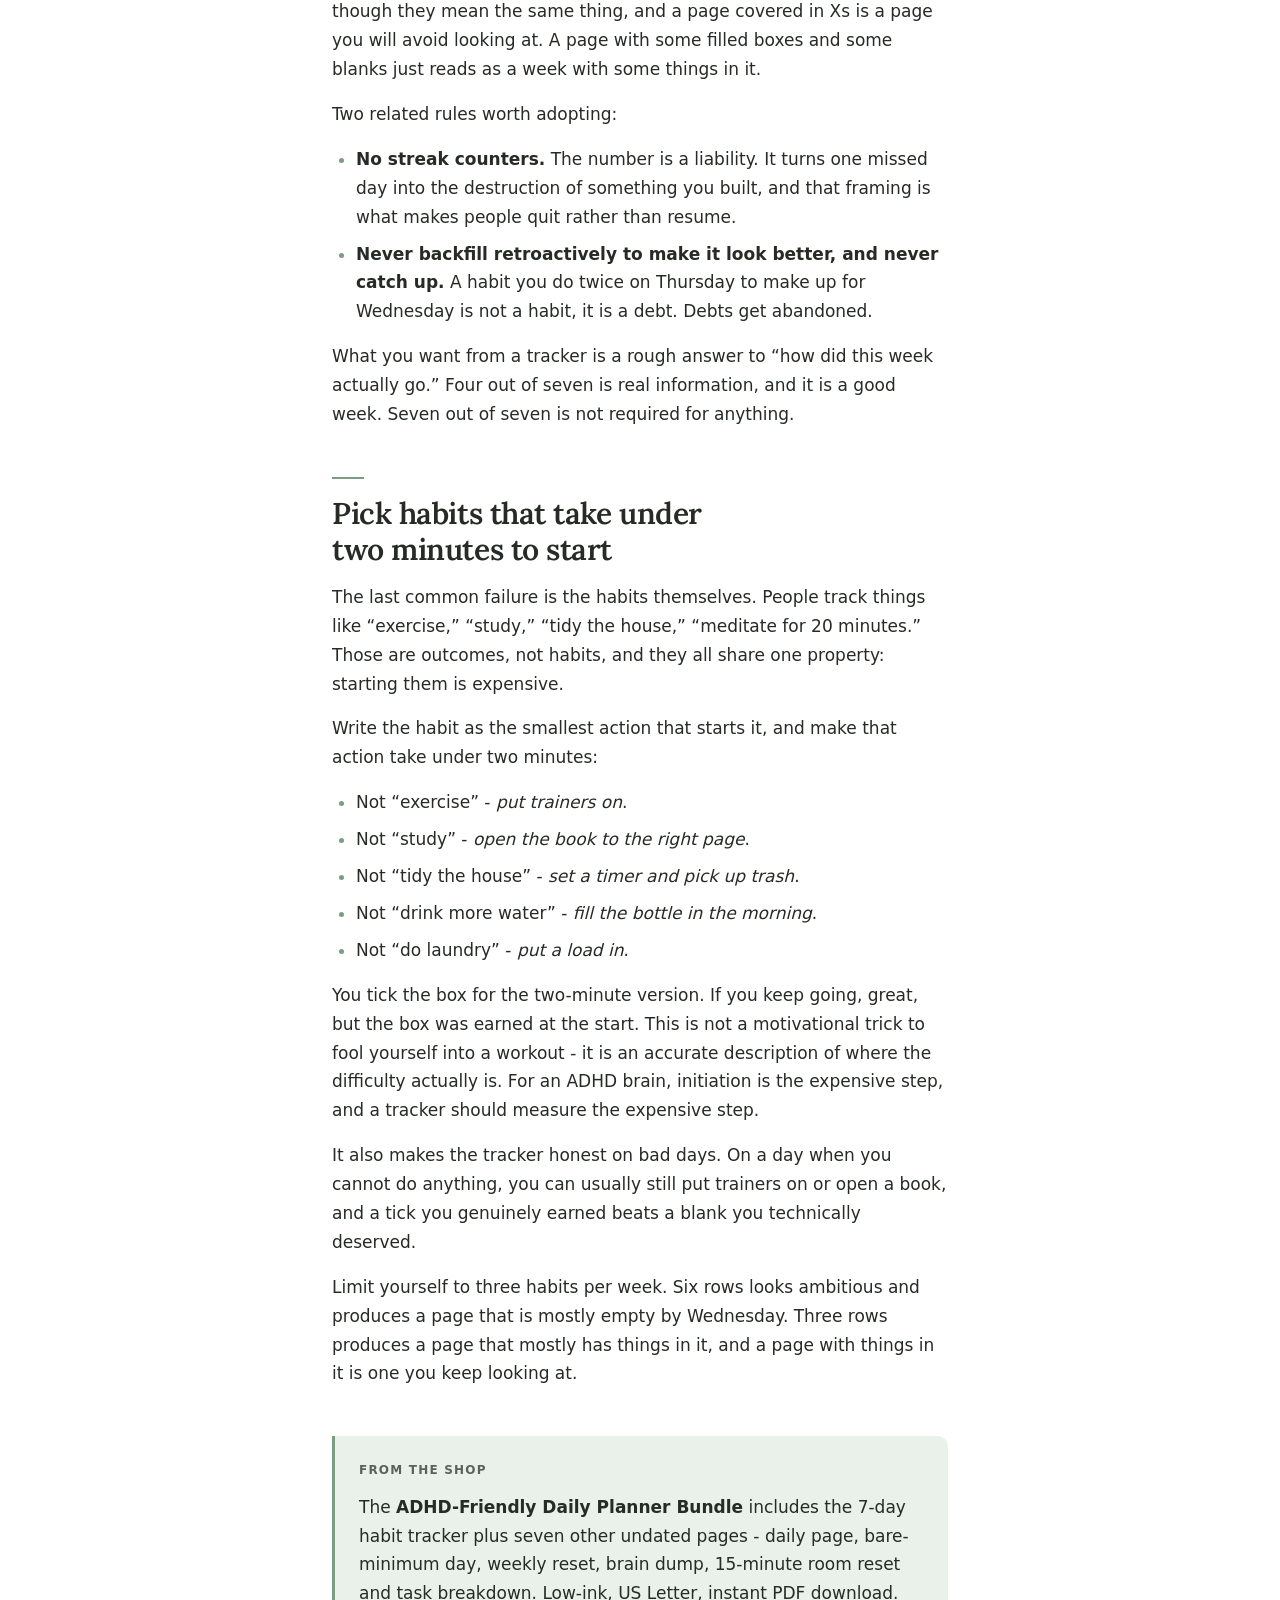
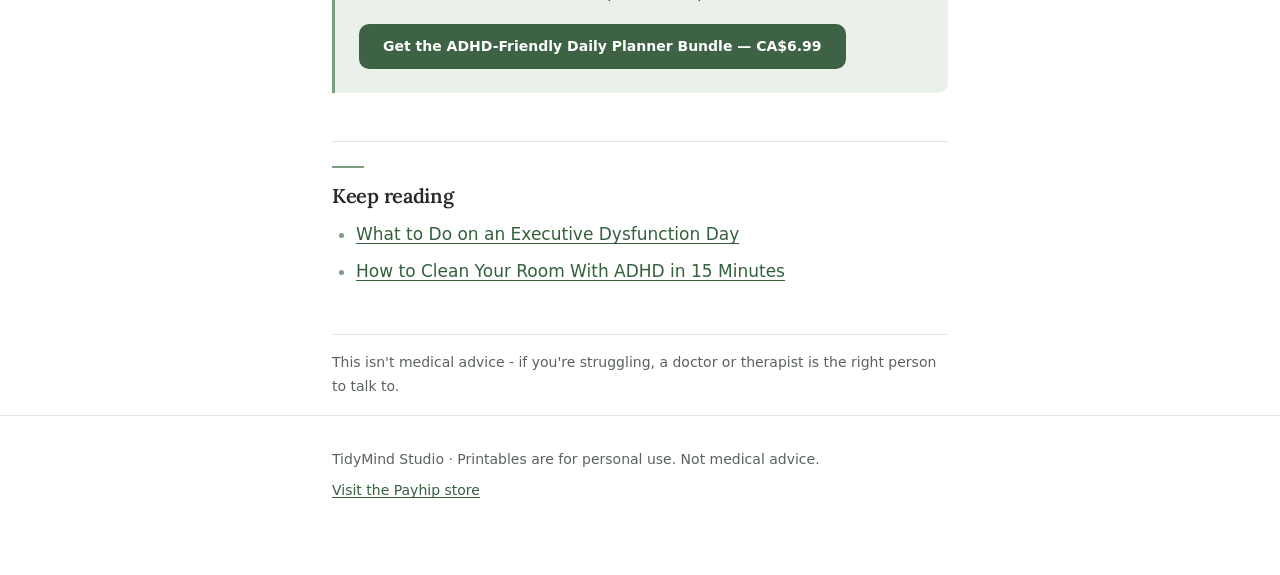
<file: blog/why-habit-trackers-fail-adhd-brains/index.html>
<!doctype html>
<html lang="en">
<head>
<meta charset="utf-8">
<meta name="viewport" content="width=device-width, initial-scale=1">
<title>Why a Habit Tracker for ADHD Has to Be 7 Days</title>
<meta name="description" content="Monthly habit grids punish one bad day and turn tracking into evidence against you. Why 7-day tracking works better for ADHD brains, and how to set it up.">
<link rel="canonical" href="https://tidymindstudio.github.io/blog/why-habit-trackers-fail-adhd-brains/">
<meta property="og:type" content="article">
<meta property="og:site_name" content="TidyMind Studio">
<meta property="og:title" content="Why a Habit Tracker for ADHD Has to Be 7 Days">
<meta property="og:description" content="Monthly habit grids punish one bad day and turn tracking into evidence against you. Why 7-day tracking works better for ADHD brains, and how to set it up.">
<meta property="og:url" content="https://tidymindstudio.github.io/blog/why-habit-trackers-fail-adhd-brains/">
<meta property="og:image" content="https://tidymindstudio.github.io/img/pins/why-habit-trackers-fail-adhd-brains.jpg">
<meta property="og:image:width" content="1000">
<meta property="og:image:height" content="1500">
<meta property="og:image:alt" content="7-day habit tracker printable for ADHD with the rule: missed a day, the streak is not dead">
<meta property="article:published_time" content="2026-09-16">
<meta name="p:domain_verify" content="0ad1eecc8480e4e57633246ced4a62b6"/>
<meta name="google-site-verification" content="A24HPNS6KNfapLP-Ro_7gtAZdmUr2MaKiNGoJ8nnubE" />
<link rel="preconnect" href="https://fonts.googleapis.com">
<link rel="preconnect" href="https://fonts.gstatic.com" crossorigin>
<link rel="stylesheet" href="https://fonts.googleapis.com/css2?family=Lora:wght@500;600&amp;display=swap">
<link rel="stylesheet" href="/style.css">
<script type="application/ld+json">
{
 "@context": "https://schema.org",
 "@type": "BlogPosting",
 "headline": "Why a Habit Tracker for ADHD Has to Be 7 Days",
 "description": "Monthly habit grids punish one bad day and turn tracking into evidence against you. Why 7-day tracking works better for ADHD brains, and how to set it up.",
 "image": "https://tidymindstudio.github.io/img/pins/why-habit-trackers-fail-adhd-brains.jpg",
 "datePublished": "2026-09-16",
 "dateModified": "2026-09-23",
 "author": {
  "@type": "Organization",
  "name": "TidyMind Studio",
  "url": "https://tidymindstudio.github.io/",
  "logo": "https://tidymindstudio.github.io/img/logo.png"
 },
 "publisher": {
  "@type": "Organization",
  "name": "TidyMind Studio",
  "url": "https://tidymindstudio.github.io/",
  "logo": "https://tidymindstudio.github.io/img/logo.png"
 },
 "mainEntityOfPage": "https://tidymindstudio.github.io/blog/why-habit-trackers-fail-adhd-brains/",
 "inLanguage": "en"
}
</script>
</head>
<body>
<a class="skip" href="#main">Skip to content</a>
<header class="site-header">
  <div class="wrap">
    <a class="brand" href="/"><svg width="20" height="20" viewBox="0 0 20 20" aria-hidden="true" focusable="false"><path d="M17 2.6c.4 6.9-2.6 11.6-7.4 11.6a5.7 5.7 0 0 1-4.1-1.6C7.8 7.9 11.3 5.6 15.2 4.6c-4 .3-8.3 2.3-10.8 6.6C3.5 8.6 3.9 5.9 5.4 4.3 7.8 1.7 13.2 3.6 17 2.6Z" fill="currentColor"/><path d="M4 17.4c0-2.4.6-4.7 1.8-6.7" stroke="currentColor" stroke-width="1.6" stroke-linecap="round"/></svg>TidyMind Studio</a>
    <nav class="site-nav" aria-label="Main">
      <a href="/">Home</a>
      <a href="/blog/" aria-current="page">Blog</a>
      <a href="/about/">About</a>
    </nav>
  </div>
</header>

<main class="wrap" id="main">
<article>
  <h1>Why a Habit Tracker for ADHD Has to Be 7 Days</h1>
  <p class="meta"><time datetime="2026-09-16">September 16, 2026</time></p>

  <p>Almost every habit tracker for ADHD brains is built on a monthly grid: thirty-one little boxes across, a row for each habit, colour them in as you go. It looks great for about nine days. Then you miss one, the grid develops a visible hole, you miss another, and by the middle of the month the page has stopped being a tool and started being a record of what you failed to do. Most people quietly stop looking at it, which means they stop using it.</p>

  <figure class="pin-figure"><img src="/img/pins/why-habit-trackers-fail-adhd-brains.jpg" alt="7-day habit tracker printable for ADHD with the rule: missed a day, the streak is not dead" data-pin-description="Missed a day? Your streak is not dead. Why a habit tracker for ADHD should only be 7 days long. #habittracker #adhd" width="1000" height="1500" decoding="async"></figure>

  <p>The tracker did not fail because you lack consistency. It failed because a thirty-one day grid is designed to make inconsistency the most visible thing on the page.</p>

  <h2>Monthly grids punish one bad day</h2>

  <p>A month grid is a streak machine. Its entire visual language is continuity: an unbroken row of filled boxes looks good, and a row with gaps looks broken. That works fine if your output is naturally steady. ADHD output is not steady. It is bursty, and it is heavily affected by sleep, stress, illness, medication timing, and the ordinary existence of bad days.</p>

  <p>So here is what happens on day ten. You miss one. The grid now shows one gap. That gap will sit on your desk for the next twenty-one days, visible every time you look at the page.</p>

  <p>And there is a second, worse effect. Once the streak breaks, the incentive to continue collapses. If the reward was the unbroken line, and the line is broken, what exactly are you filling boxes for? People do not abandon habit trackers because they stop caring about the habit. They abandon them because after the break, the page only offers evidence against them.</p>

  <p>There is also a setup problem. Monthly grids ask you to choose your habits for an entire month in advance, in a physical layout you cannot change. In practice you pick six habits, three of which turn out to be wrong for your actual life, and now the page has three permanently empty rows on it for four weeks.</p>

  <h2>A habit tracker for ADHD should cover seven days</h2>

  <p>Use a seven-day tracker instead. One week, printed on its own page. When the week ends, the page ends, and you print a new one.</p>

  <p>This changes three things at once.</p>

  <p><strong>A bad day cannot follow you for a month.</strong> The worst a missed day can do is sit there for a maximum of six more days, and then it is gone. It never accumulates into a long visual streak of failure.</p>

  <p><strong>You get a fresh start every seven days.</strong> Not a fresh start you have to earn or declare - an automatic one, built into the format. The same logic that makes a daily page work: a page that ends is a page that cannot hold your bad days against you. That is also the core of <a href="/blog/what-to-do-on-an-executive-dysfunction-day/">the bare-minimum day</a>, which exists for exactly this reason.</p>

  <p><strong>You can change your habits weekly.</strong> Picked something unrealistic? It is gone in a few days at no cost. This matters more than it sounds, because the first version of a habit is almost always slightly wrong, and a monthly layout locks in your first guess.</p>

  <p>Seven days is also just about the horizon an ADHD brain can hold. A month is an abstraction. A week is a thing you can picture.</p>

  <div class="cta">
    <p>The 7-day habit tracker page in the <strong>ADHD-Friendly Daily Planner Bundle</strong> is built this way on purpose: one week per page, room for three habits, no streak counter, no month-long grid to break. Print a new one whenever.</p>
    <p><a class="btn" href="https://payhip.com/b/tH3BI" target="_blank" rel="noopener">See the Daily Planner Bundle &mdash; CA$6.99</a></p>
  </div>

  <h2>Missed days stay blank, not broken</h2>

  <p>This is a rule about how you fill it in, and it matters as much as the layout.</p>

  <p>A lot of trackers ask you to mark misses - an X, a red dot, a zero. Don't. A missed day stays blank. Nothing goes in the box.</p>

  <p>The reason is simple. An X is a statement about you. A blank is an absence of data. Your brain reads them completely differently, even though they mean the same thing, and a page covered in Xs is a page you will avoid looking at. A page with some filled boxes and some blanks just reads as a week with some things in it.</p>

  <p>Two related rules worth adopting:</p>

  <ul>
    <li><strong>No streak counters.</strong> The number is a liability. It turns one missed day into the destruction of something you built, and that framing is what makes people quit rather than resume.</li>
    <li><strong>Never backfill retroactively to make it look better, and never catch up.</strong> A habit you do twice on Thursday to make up for Wednesday is not a habit, it is a debt. Debts get abandoned.</li>
  </ul>

  <p>What you want from a tracker is a rough answer to &ldquo;how did this week actually go.&rdquo; Four out of seven is real information, and it is a good week. Seven out of seven is not required for anything.</p>

  <h2>Pick habits that take under two minutes to start</h2>

  <p>The last common failure is the habits themselves. People track things like &ldquo;exercise,&rdquo; &ldquo;study,&rdquo; &ldquo;tidy the house,&rdquo; &ldquo;meditate for 20 minutes.&rdquo; Those are outcomes, not habits, and they all share one property: starting them is expensive.</p>

  <p>Write the habit as the smallest action that starts it, and make that action take under two minutes:</p>

  <ul>
    <li>Not &ldquo;exercise&rdquo; - <em>put trainers on</em>.</li>
    <li>Not &ldquo;study&rdquo; - <em>open the book to the right page</em>.</li>
    <li>Not &ldquo;tidy the house&rdquo; - <em>set a timer and pick up trash</em>.</li>
    <li>Not &ldquo;drink more water&rdquo; - <em>fill the bottle in the morning</em>.</li>
    <li>Not &ldquo;do laundry&rdquo; - <em>put a load in</em>.</li>
  </ul>

  <p>You tick the box for the two-minute version. If you keep going, great, but the box was earned at the start. This is not a motivational trick to fool yourself into a workout - it is an accurate description of where the difficulty actually is. For an ADHD brain, initiation is the expensive step, and a tracker should measure the expensive step.</p>

  <p>It also makes the tracker honest on bad days. On a day when you cannot do anything, you can usually still put trainers on or open a book, and a tick you genuinely earned beats a blank you technically deserved.</p>

  <p>Limit yourself to three habits per week. Six rows looks ambitious and produces a page that is mostly empty by Wednesday. Three rows produces a page that mostly has things in it, and a page with things in it is one you keep looking at.</p>

  <div class="cta">
    <p>The <strong>ADHD-Friendly Daily Planner Bundle</strong> includes the 7-day habit tracker plus seven other undated pages - daily page, bare-minimum day, weekly reset, brain dump, 15-minute room reset and task breakdown. Low-ink, US Letter, instant PDF download.</p>
    <p><a class="btn" href="https://payhip.com/b/tH3BI" target="_blank" rel="noopener">Get the ADHD-Friendly Daily Planner Bundle &mdash; CA$6.99</a></p>
  </div>

    <nav class="keep-reading" aria-label="Keep reading">
    <h2>Keep reading</h2>
    <ul>
      <li><a href="/blog/what-to-do-on-an-executive-dysfunction-day/">What to Do on an Executive Dysfunction Day</a></li>
      <li><a href="/blog/how-to-clean-your-room-with-adhd/">How to Clean Your Room With ADHD in 15 Minutes</a></li>
    </ul>
  </nav>

  <p class="disclaimer">This isn't medical advice - if you're struggling, a doctor or therapist is the right person to talk to.</p>
</article>
</main>

<footer class="site-footer">
  <div class="wrap">
    <p>TidyMind Studio &middot; Printables are for personal use. Not medical advice.</p>
    <p><a href="https://payhip.com/TidyMindStudio" target="_blank" rel="noopener">Visit the Payhip store</a></p>
  </div>
</footer>
</body>
</html>
</file>
<file: style.css>
/* TidyMind Studio — design tokens
   Greens refined from the original brand pair (#7A9E7E / #EAF1EA).
   Contrast ratios verified against #FFFFFF unless noted. */

:root {
  /* Ink */
  --ink:        #262B26;  /* 14.4:1 — headings, body */
  --ink-muted:  #5A635B;  /*  6.2:1 — meta, captions */

  /* Greens */
  --green:      #7A9E7E;  /* brand green — decorative only, never text */
  --green-deep: #3E6244;  /*  6.9:1 with white text — buttons */
  --green-ink:  #35603C;  /*  7.3:1 — links */

  /* Surfaces */
  --paper:      #FFFFFF;
  --surface:    #EAF1EA;
  --surface-2:  #F4F8F4;
  --line:       #DCE6DC;

  /* Type scale — 1.25 modular */
  --step--1: 0.875rem;
  --step-0:  1.0625rem;
  --step-1:  1.25rem;
  --step-2:  1.5rem;
  --step-3:  1.875rem;
  --step-4:  clamp(2rem, 1.4rem + 2.6vw, 2.75rem);

  /* Spacing — 4px base, spacious */
  --s-1: 0.25rem;
  --s-2: 0.5rem;
  --s-3: 0.75rem;
  --s-4: 1rem;
  --s-5: 1.5rem;
  --s-6: 2rem;
  --s-7: 3rem;
  --s-8: 4rem;

  --measure: 680px;
  --radius: 10px;
  --ease: 180ms cubic-bezier(0.2, 0, 0.2, 1);

  --font-display: Lora, Georgia, "Times New Roman", serif;
  --font-body: system-ui, -apple-system, "Segoe UI", Roboto, sans-serif;
}

*, *::before, *::after { box-sizing: border-box; }

html {
  -webkit-text-size-adjust: 100%;
  scroll-behavior: smooth;
}

body {
  margin: 0;
  background: var(--paper);
  color: var(--ink);
  font-family: var(--font-body);
  font-size: var(--step-0);
  line-height: 1.7;
  text-rendering: optimizeLegibility;
  -webkit-font-smoothing: antialiased;
}

::selection { background: var(--surface); color: var(--ink); }

.wrap {
  max-width: var(--measure);
  margin: 0 auto;
  padding: 0 var(--s-5);
}

/* Skip link — keyboard users land on content, not the nav */
.skip {
  position: absolute;
  left: -9999px;
  top: var(--s-2);
  background: var(--ink);
  color: #fff;
  padding: var(--s-2) var(--s-4);
  border-radius: var(--radius);
  z-index: 10;
}
.skip:focus { left: var(--s-4); }

/* ---------- Header ---------- */

.site-header {
  border-bottom: 1px solid var(--line);
  padding: var(--s-4) 0;
  margin-bottom: var(--s-7);
}
.site-header .wrap {
  display: flex;
  flex-wrap: wrap;
  align-items: center;
  gap: var(--s-3) var(--s-5);
}
.brand {
  display: inline-flex;
  align-items: center;
  gap: var(--s-2);
  margin-right: auto;
  font-family: var(--font-display);
  font-weight: 600;
  font-size: var(--step-1);
  letter-spacing: -0.01em;
  color: var(--ink);
  text-decoration: none;
}
.brand svg { flex: none; color: var(--green); }
.brand:hover { color: var(--green-ink); }

.site-nav { display: flex; gap: var(--s-5); }
.site-nav a {
  color: var(--ink-muted);
  text-decoration: none;
  font-size: var(--step--1);
  letter-spacing: 0.02em;
  padding: var(--s-2) 0;
  border-bottom: 2px solid transparent;
  transition: color var(--ease), border-color var(--ease);
}
.site-nav a:hover { color: var(--ink); border-bottom-color: var(--green); }
.site-nav a[aria-current="page"] { color: var(--ink); border-bottom-color: var(--green); }

/* ---------- Typography ---------- */

h1, h2, h3 {
  font-family: var(--font-display);
  font-weight: 600;
  line-height: 1.2;
  letter-spacing: -0.015em;
  color: var(--ink);
  text-wrap: balance;
}
h1 { font-size: var(--step-4); margin: 0 0 var(--s-5); }
h2 { font-size: var(--step-2); margin: var(--s-7) 0 var(--s-4); }
h3 { font-size: var(--step-1); margin: 0 0 var(--s-2); }

/* Short green rule above each section heading */
h2::before {
  content: "";
  display: block;
  width: 2rem;
  height: 2px;
  background: var(--green);
  margin-bottom: var(--s-4);
}

p { margin: 0 0 var(--s-4); }

a { color: var(--green-ink); text-underline-offset: 0.15em; }
a:hover { color: var(--ink); }

:focus-visible {
  outline: 2px solid var(--green-deep);
  outline-offset: 3px;
  border-radius: 3px;
}

ul, ol { padding-left: var(--s-5); margin: 0 0 var(--s-4); }
li { margin-bottom: var(--s-2); }
li::marker { color: var(--green); }

strong { font-weight: 650; }

hr { border: 0; border-top: 1px solid var(--line); margin: var(--s-7) 0; }

.lede {
  font-size: var(--step-1);
  line-height: 1.6;
  color: var(--ink);
}

.meta {
  font-size: var(--step--1);
  color: var(--ink-muted);
  letter-spacing: 0.04em;
  text-transform: uppercase;
  margin: calc(var(--s-5) * -1) 0 var(--s-6);
}

.disclaimer {
  font-size: var(--step--1);
  color: var(--ink-muted);
  border-top: 1px solid var(--line);
  padding-top: var(--s-4);
  margin-top: var(--s-7);
}

.pin-figure { max-width: 20rem; margin: var(--s-6) auto; }
.pin-figure img {
  display: block;
  width: 100%;
  height: auto;
  border-radius: var(--radius);
  border: 1px solid var(--line);
}

.keep-reading {
  border-top: 1px solid var(--line);
  margin-top: var(--s-7);
  padding-top: var(--s-5);
}
.keep-reading h2 { font-size: var(--step-1); margin: 0 0 var(--s-3); }

main { padding-bottom: var(--s-8); }
article > h2:first-of-type { margin-top: var(--s-6); }

/* ---------- Product cards ---------- */

.cards {
  display: grid;
  gap: var(--s-5);
  margin: var(--s-5) 0 0;
  padding: 0;
  list-style: none;
}

.card {
  border: 1px solid var(--line);
  border-radius: var(--radius);
  overflow: hidden;
  background: var(--paper);
  transition: border-color var(--ease), transform var(--ease);
}
.card:hover { border-color: var(--green); }

.card-cover {
  display: block;
  background: var(--surface);
  border-bottom: 1px solid var(--line);
}
.card-cover img { display: block; width: 100%; height: auto; }

.card-title {
  font-size: var(--step-1);
  margin: 0 0 var(--s-2);
  color: #2F4A33;
}

.card-body { padding: var(--s-5); }
.card-body p { margin: 0 0 var(--s-4); color: var(--ink); }

.price {
  display: inline-block;
  font-family: var(--font-display);
  font-size: var(--step-1);
  font-weight: 600;
  color: var(--ink);
  margin-bottom: var(--s-3);
}

.btn {
  display: inline-block;
  background: var(--green-deep);
  color: #fff;
  text-decoration: none;
  padding: var(--s-3) var(--s-5);
  border-radius: var(--radius);
  font-weight: 600;
  font-size: var(--step--1);
  min-height: 44px;
  line-height: 1.5;
  transition: background var(--ease);
}
.btn:hover { background: #2F5537; color: #fff; }

/* ---------- Article CTA ---------- */

.cta {
  background: var(--surface);
  border-left: 3px solid var(--green);
  border-radius: 0 var(--radius) var(--radius) 0;
  padding: var(--s-5);
  margin: var(--s-7) 0;
}
.cta::before {
  content: "From the shop";
  display: block;
  font-size: 0.75rem;
  font-weight: 600;
  letter-spacing: 0.1em;
  text-transform: uppercase;
  color: var(--ink-muted);
  margin-bottom: var(--s-3);
}
.cta p { margin: 0 0 var(--s-4); }
.cta p:last-child { margin-bottom: 0; }

/* ---------- Post list ---------- */

.posts { list-style: none; padding: 0; margin: var(--s-5) 0 0; }
.posts li {
  padding-bottom: var(--s-5);
  margin-bottom: var(--s-5);
  border-bottom: 1px solid var(--line);
}
.posts li:last-child { border-bottom: 0; }
.posts a {
  font-family: var(--font-display);
  font-size: var(--step-1);
  font-weight: 600;
  line-height: 1.3;
  letter-spacing: -0.01em;
  text-decoration: none;
  color: var(--ink);
  display: inline-block;
  margin-bottom: var(--s-2);
}
.posts a:hover { color: var(--green-ink); text-decoration: underline; }
.posts p { margin: 0; color: var(--ink-muted); }
.posts time {
  display: block;
  margin-top: var(--s-2);
  font-size: 0.75rem;
  letter-spacing: 0.08em;
  text-transform: uppercase;
  color: var(--ink-muted);
}

/* ---------- Footer ---------- */

.site-footer {
  border-top: 1px solid var(--line);
  padding: var(--s-6) 0 var(--s-8);
  color: var(--ink-muted);
  font-size: var(--step--1);
}
.site-footer p { margin: 0 0 var(--s-2); }
.site-footer a { color: var(--green-ink); }

/* ---------- Responsive ---------- */

@media (min-width: 40rem) {
  .wrap { padding: 0 var(--s-6); }
  h2 { font-size: var(--step-3); }
  .cards { gap: var(--s-6); }
  .card { display: grid; grid-template-columns: 13rem 1fr; }
  .card-cover { border-bottom: 0; border-right: 1px solid var(--line); }
}

@media (prefers-reduced-motion: reduce) {
  html { scroll-behavior: auto; }
  *, *::before, *::after {
    transition-duration: 0.01ms !important;
    animation-duration: 0.01ms !important;
  }
}
</file>
